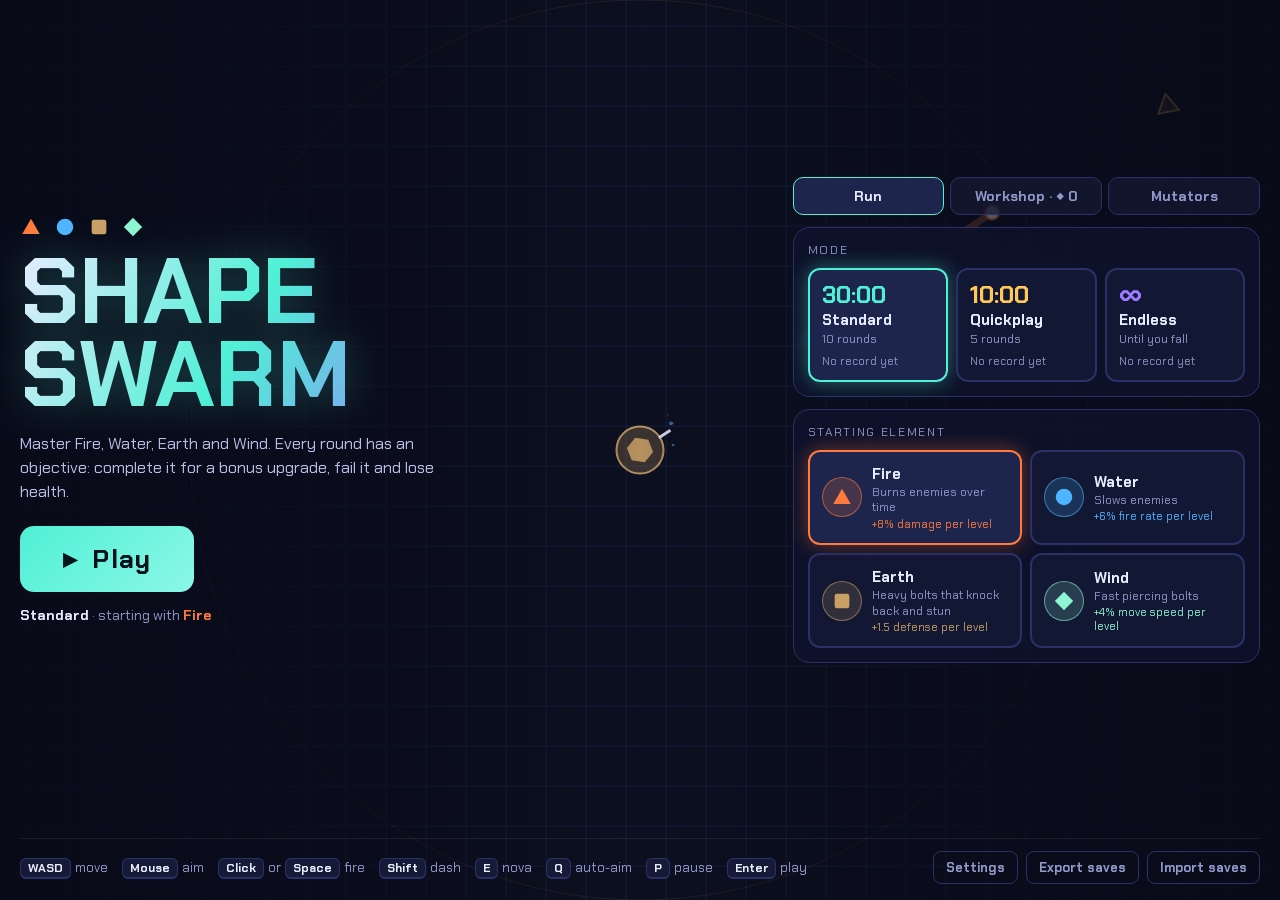
<file: index.html>
<!DOCTYPE html>
<html lang="en">
<head>
<meta charset="utf-8">
<meta name="viewport" content="width=device-width, initial-scale=1, maximum-scale=1, user-scalable=no, viewport-fit=cover">
<meta name="theme-color" content="#0d1020">
<title>Shape Swarm</title>
<link rel="icon" href="data:image/svg+xml,%3Csvg%20xmlns%3D%22http%3A//www.w3.org/2000/svg%22%20viewBox%3D%220%200%20512%20512%22%20xmlns%3Ac2pa%3D%22http%3A//c2pa.org/manifest%22%3E%3Cmetadata%3E%3Cc2pa%3Amanifest%[base64]%[base64]%2BN1pSunfE/J9des/rlATOWcpKsGTc6QeOaJjdXJseCpzZWxmI2p1bWJmPWMycGEuYXNzZXJ0aW9ucy9jMnBhLmFjdGlvbnMudjJkaGFzaFggxtohvrDBNnqq3l7K2%2BewUdyhKOWYow3jGANZlir%2BLZ%2BiY3VybHgpc2VsZiNqdW1iZj1jMnBhLmFzc2VydGlvbnMvYzJwYS5oYXNoLmRhdGFkaGFzaFggnpWj2A%2B3MBU%2B5hk3nbID0aQnZ4HGp8qj6dKuRpE3m%2BZ0Y2xhaW1fZ2VuZXJhdG9yX2luZm%[base64]/[base64]/3cyjxFA3Qo5S46fX0/ihY0VZ7mfb9KF703t5OjWDBWMA4GA1UdDwEB/wQEAwIHgDAVBgNVHSUEDjAMBgorBgEEAYPoXgIBMAwGA1UdEwEB/wQCMAAwHwYDVR0jBBgwFoAUzlHiBIFOZFsj%2BOPEz5o%2BnMHXXMIwCgYIKoZIzj0EAwMDZwAwZAIwMXMdFJ4BetLLVY7ORuE9noqbbAZOZn/aArXyTwFAZfKrPzxF2vPoJNf1%2BUCdg1XGAjBwX1zd9WGqYkqmL5SFqw1QySjr1zJfpJM9%2B1rdDwSPLMOPOjKuiXjoU/[base64]/QQ8QtPf3vedgtb29nhtMDtKRobcpXVleDD6cAK2xwHtL6cZ4ww%2BwPYn8IC%2BVGCrsY8FcEoJT8%3D%3C/c2pa%3Amanifest%3E%3C/metadata%3E%3Crect%20width%3D%22512%22%20height%3D%22512%22%20fill%3D%22%230d1020%22/%3E%3Ccircle%20cx%3D%22256%22%20cy%3D%22256%22%20r%3D%22120%22%20fill%3D%22%234ff0d644%22%20stroke%3D%22%234ff0d6%22%20stroke-width%3D%2212%22/%3E%3Cpolygon%20points%3D%22256%2C196%20308%2C226%20308%2C286%20256%2C316%20204%2C286%20204%2C226%22%20fill%3D%22%234ff0d6%22/%3E%3Cpolygon%20points%3D%2296%2C120%20136%2C190%2056%2C190%22%20fill%3D%22%23ff7a3d%22/%3E%3Crect%20x%3D%22380%22%20y%3D%2290%22%20width%3D%2264%22%20height%3D%2264%22%20fill%3D%22%23c9a066%22/%3E%3Ccircle%20cx%3D%22110%22%20cy%3D%22410%22%20r%3D%2234%22%20fill%3D%22%234fb4ff%22/%3E%3Cpolygon%20points%3D%22410%2C380%20450%2C420%20410%2C460%20370%2C420%22%20fill%3D%22%238ff5d2%22/%3E%3C/svg%3E">
<meta name="mobile-web-app-capable" content="yes">
<meta name="apple-mobile-web-app-capable" content="yes">
<link rel="preconnect" href="https://fonts.googleapis.com">
<link href="https://fonts.googleapis.com/css2?family=Chakra+Petch:wght@500;700&display=swap" rel="stylesheet">

<style>
:root {
    --Bg:#0d1020;
    --Ink:#e8ecff;
    --Dim:#8f98c8;
    --Cyan:#4ff0d6;
    --Coral:#ff5d73;
    --Amber:#ffc857;
    --Violet:#9b7bff;
}

* {
    box-sizing:border-box;
    -webkit-tap-highlight-color:transparent;
    -webkit-user-select:none;
    user-select:none;
}

html,body {
    margin:0;
    height:100%;
    background:var(--Bg);
    color:var(--Ink);
    font-family:'Chakra Petch',system-ui,sans-serif;
    overflow:hidden;
    overscroll-behavior:none;
}

canvas {
    position:fixed;
    inset:0;
    width:100%;
    height:100%;
    touch-action:none;
    display:block;
}

#TopProbe,#BottomProbe {
    position:fixed;
    left:0;
    width:1px;
    visibility:hidden;
}

#TopProbe {
    top:0;
    height:env(safe-area-inset-top,0px);
}

#BottomProbe {
    bottom:0;
    height:env(safe-area-inset-bottom,0px);
}

#UiLayer {
    position:fixed;
    inset:0;
    display:none;
    align-items:center;
    justify-content:center;
    background:rgba(8,10,24,.92);
    overflow:auto;
    padding:max(16px,env(safe-area-inset-top)) 16px max(16px,env(safe-area-inset-bottom));
    animation:FadeIn .25s;
}

#UiLayer.On {
    display:flex;
}

.Box {
    width:100%;
    max-width:560px;
    margin:auto;
    text-align:center;
}

.Box.Wide {
    max-width:920px;
}

h1 {
    font-size:clamp(40px,10vw,64px);
    margin:0 0 6px;
    line-height:1;
}

h2 {
    font-size:28px;
    margin:0 0 4px;
}

h3 {
    font-size:14px;
    margin:14px 0 6px;
    color:var(--Dim);
    font-weight:500;
}

p {
    color:var(--Dim);
    margin:6px 0 14px;
    line-height:1.4;
}

.Btn {
    font:inherit;
    font-weight:700;
    font-size:20px;
    color:#07131a;
    background:var(--Cyan);
    border:0;
    border-radius:10px;
    padding:14px 28px;
    cursor:pointer;
    min-height:52px;
    transition:transform .12s,filter .12s;
}

.Btn:hover {
    filter:brightness(1.12);
}

.Btn:active {
    transform:scale(.96);
}

.Btn.Alt {
    background:transparent;
    color:var(--Ink);
    border:2px solid var(--Violet);
    font-size:16px;
    padding:10px 16px;
    min-height:44px;
}

.Btn:disabled {
    opacity:.4;
    cursor:default;
}

.Chips {
    display:flex;
    flex-wrap:wrap;
    justify-content:center;
    gap:8px;
}

.Chip {
    font:inherit;
    font-weight:700;
    color:var(--Ink);
    background:#151a36;
    border:2px solid #2a3166;
    border-radius:10px;
    padding:8px 14px;
    min-width:108px;
    cursor:pointer;
    line-height:1.25;
}

.Chip small {
    display:block;
    color:var(--Dim);
    font-weight:500;
    font-size:12px;
}

.Chip.Sel {
    border-color:var(--Chip,var(--Cyan));
    background:#1f2650;
    box-shadow:0 0 14px var(--Chip,var(--Cyan))55;
}

.Cards {
    display:flex;
    flex-wrap:wrap;
    justify-content:center;
    gap:10px;
    margin:14px 0;
}

.Card {
    font:inherit;
    flex:1 1 128px;
    max-width:166px;
    min-height:200px;
    display:flex;
    flex-direction:column;
    align-items:center;
    gap:6px;
    text-align:center;
    color:var(--Ink);
    background:linear-gradient(#1b2150,#11152e);
    border:2px solid;
    border-radius:12px;
    padding:12px 8px;
    cursor:pointer;
    transition:transform .12s,background .12s;
}

.Card.In {
    animation:PopIn .35s both;
    animation-delay:calc(var(--Index)*70ms);
}

.Card:hover {
    transform:translateY(-4px);
}

.Card:active {
    transform:scale(.97);
}

.Card .Glyph {
    font-size:34px;
    line-height:1.1;
}

.Card em {
    font-style:normal;
    font-size:12px;
    font-weight:700;
}

.Card b {
    font-size:17px;
    line-height:1.15;
}

.Card span {
    color:var(--Dim);
    font-size:13px;
    line-height:1.3;
}

.Row {
    display:flex;
    gap:10px;
    justify-content:center;
    flex-wrap:wrap;
}

.StatGrid {
    display:grid;
    grid-template-columns:repeat(3,1fr);
    gap:4px 14px;
    font-size:12px;
    color:var(--Dim);
    text-align:left;
    margin:8px 0 6px;
}

.StatGrid b {
    color:var(--Ink);
    float:right;
}

.Summary {
    display:grid;
    grid-template-columns:1fr 1fr;
    gap:6px 18px;
    text-align:left;
    margin:0 auto 20px;
    max-width:320px;
    color:var(--Dim);
}

.Summary b {
    color:var(--Ink);
    float:right;
}

details {
    margin-top:10px;
}

summary {
    color:var(--Dim);
    font-size:14px;
    cursor:pointer;
}

#Rotate {
    display:none;
    position:fixed;
    inset:0;
    z-index:9;
    background:var(--Bg);
    align-items:center;
    justify-content:center;
    text-align:center;
    padding:24px;
}

#Rotate b {
    font-size:64px;
    display:block;
}

@keyframes PopIn {
    from { opacity:0; transform:translateY(14px) scale(.94); }
    to { opacity:1; transform:none; }
}

@keyframes FadeIn {
    from { opacity:0; }
    to { opacity:1; }
}

@media (prefers-reduced-motion:reduce) {
    #UiLayer,.Card.In,.MenuWrap .Rise,.PlayBtn { animation:none !important; }
}

@media (orientation:portrait) and (max-width:700px) {
    #Rotate { display:flex; }
}

@media (max-height:520px) {
h1 {
    font-size:34px;
}

h2 {
    font-size:20px;
}

p {
    margin:2px 0 8px;
    font-size:13px;
}

.Cards {
    margin:8px 0;
    gap:6px;
}

.Card {
    min-height:150px;
    padding:8px 6px;
    flex-basis:110px;
}

.Card .Glyph {
    font-size:26px;
}

.Card b {
    font-size:14px;
}

.Card span {
    font-size:11px;
}

.Btn {
    padding:8px 20px;
    min-height:40px;
    font-size:17px;
}

.Chip {
    padding:5px 10px;
    min-width:90px;
}

.StatGrid {
    grid-template-columns:1fr 1fr;
}
}

/* ---------- main menu ---------- */
#UiLayer.On.Menu {
    align-items:stretch;
    background:linear-gradient(90deg,rgba(8,10,24,.93) 0%,rgba(8,10,24,.62) 30%,rgba(8,10,24,.10) 50%,rgba(8,10,24,.62) 70%,rgba(8,10,24,.93) 100%);
}
.MenuWrap {
    width:100%;
    max-width:1240px;
    margin:0 auto;
    display:grid;
    grid-template-columns:minmax(0,1fr) minmax(120px,.55fr) minmax(0,1fr);
    grid-template-rows:1fr auto;
    column-gap:24px;
    row-gap:14px;
    align-items:center;
    text-align:left;
}
.MHero { grid-column:1; }
.MPanels { grid-column:3; display:flex; flex-direction:column; gap:12px; }
.MFoot {
    grid-column:1 / -1;
    display:flex;
    justify-content:space-between;
    align-items:center;
    gap:10px 16px;
    flex-wrap:wrap;
    padding-top:12px;
    border-top:1px solid #ffffff14;
    font-size:13px;
    color:var(--Dim);
}
.Glyphs span { font-size:22px; margin-right:12px; display:inline-block; animation:Bob 3s ease-in-out infinite; }
.Glyphs span:nth-child(2) { animation-delay:-.7s; }
.Glyphs span:nth-child(3) { animation-delay:-1.4s; }
.Glyphs span:nth-child(4) { animation-delay:-2.1s; }
.MenuWrap h1 {
    font-size:clamp(46px,7.2vw,104px);
    line-height:.9;
    margin:8px 0 16px;
    text-transform:uppercase;
    background:linear-gradient(120deg,#e8ecff 0%,#4ff0d6 48%,#9b7bff 100%);
    -webkit-background-clip:text;
    background-clip:text;
    -webkit-text-fill-color:transparent;
    color:transparent;
    filter:drop-shadow(0 0 22px rgba(79,240,214,.30));
}
.MenuWrap .Lead { font-size:16px; line-height:1.5; color:#b7bfe6; max-width:430px; margin:0 0 22px; }
.PlayBtn {
    font:inherit;
    font-weight:700;
    font-size:26px;
    letter-spacing:.05em;
    color:#07131a;
    background:linear-gradient(135deg,#4ff0d6,#8bf7e6);
    border:0;
    border-radius:14px;
    padding:16px 42px;
    min-height:64px;
    cursor:pointer;
    display:inline-flex;
    align-items:center;
    gap:12px;
    animation:PlayPulse 2.2s infinite;
    transition:transform .12s,filter .12s;
}
.PlayBtn:hover { filter:brightness(1.1); transform:translateY(-2px); }
.PlayBtn:active { transform:scale(.96); }
.Cont {
    font:inherit;
    display:block;
    text-align:left;
    color:var(--Ink);
    background:rgba(21,26,54,.8);
    border:2px solid var(--Violet);
    border-radius:12px;
    padding:10px 16px;
    margin-top:12px;
    cursor:pointer;
    min-width:260px;
    transition:transform .12s,background .12s;
}
.Cont:hover { transform:translateY(-2px); background:rgba(31,38,80,.95); }
.Cont b { display:block; font-size:16px; }
.Cont span { font-size:12px; color:var(--Dim); }
.Loadout { margin-top:14px; font-size:14px; color:var(--Dim); }
.Loadout b { color:var(--Ink); }
.Note { margin-top:8px; font-size:13px; color:var(--Cyan); }
.Panel {
    background:rgba(16,20,46,.74);
    border:1px solid #2a3166;
    border-radius:16px;
    padding:14px;
    backdrop-filter:blur(6px);
    -webkit-backdrop-filter:blur(6px);
}
.PTitle { font-size:12px; letter-spacing:.14em; text-transform:uppercase; color:var(--Dim); margin:0 0 10px; }
.PGrid3 { display:grid; grid-template-columns:repeat(3,1fr); gap:8px; }
.PGrid2 { display:grid; grid-template-columns:repeat(2,1fr); gap:8px; }
.Pick {
    font:inherit;
    color:var(--Ink);
    background:rgba(21,26,54,.8);
    border:2px solid #2a3166;
    border-radius:12px;
    padding:12px;
    cursor:pointer;
    text-align:left;
    transition:transform .12s,border-color .12s,box-shadow .12s,background .12s;
}
.Pick:hover { transform:translateY(-2px); border-color:var(--Chip,var(--Cyan)); }
.Pick.Sel {
    border-color:var(--Chip,var(--Cyan));
    background:rgba(31,38,80,.96);
    box-shadow:0 0 20px color-mix(in srgb,var(--Chip,#4ff0d6) 40%,transparent);
}
.ModeCard { display:flex; flex-direction:column; gap:2px; }
.PBig { font-size:24px; font-weight:700; color:var(--Chip); line-height:1.1; }
.PName { font-size:15px; font-weight:700; }
.PSub { display:block; font-size:12px; color:var(--Dim); line-height:1.3; }
.PBest { font-size:11px; color:var(--Dim); margin-top:4px; }
.ElemCard { display:flex; gap:10px; align-items:center; }
.EGlyph {
    width:40px; height:40px; flex:none; border-radius:50%;
    display:grid; place-items:center; font-size:20px; color:var(--Chip);
    background:color-mix(in srgb,var(--Chip) 18%,transparent);
    border:1px solid color-mix(in srgb,var(--Chip) 55%,transparent);
}
.EText { display:flex; flex-direction:column; gap:1px; min-width:0; }
.PPerk { display:block; font-size:11px; color:var(--Chip); }
.Hint { margin-right:14px; white-space:nowrap; }
.Hint kbd {
    font:inherit; font-size:12px; font-weight:700; color:var(--Ink);
    background:#151a36; border:1px solid #2a3166; border-bottom-width:2px;
    border-radius:6px; padding:1px 7px; margin-right:4px;
}
.Ghost {
    font:inherit; font-weight:700; font-size:13px; color:var(--Dim);
    background:transparent; border:1px solid #2a3166; border-radius:8px;
    padding:7px 12px; margin-left:8px; cursor:pointer;
}
.Ghost:hover { color:var(--Ink); border-color:var(--Violet); }
.MenuWrap.Enter .Rise { animation:Rise .55s cubic-bezier(.2,.8,.2,1) both; animation-delay:calc(var(--d,0)*90ms); }
@keyframes Rise { from { opacity:0; transform:translateY(18px); } to { opacity:1; transform:none; } }
@keyframes Bob { 0%,100% { transform:translateY(0); } 50% { transform:translateY(-4px); } }
@keyframes PlayPulse {
    0% { box-shadow:0 0 0 0 rgba(79,240,214,.45); }
    70% { box-shadow:0 0 0 18px rgba(79,240,214,0); }
    100% { box-shadow:0 0 0 0 rgba(79,240,214,0); }
}
@media (max-width:1000px) {
    #UiLayer.On.Menu { background:rgba(8,10,24,.84); }
    .MenuWrap { grid-template-columns:minmax(0,1fr) minmax(0,1.15fr); }
    .MPanels { grid-column:2; }
}
@media (max-width:760px) {
    .MenuWrap { grid-template-columns:1fr; grid-template-rows:auto; align-items:start; }
    .MHero,.MPanels { grid-column:1; }
    .MHero { text-align:center; }
    .MenuWrap .Lead { margin-left:auto; margin-right:auto; }
    .Cont { margin-left:auto; margin-right:auto; }
}
@media (max-height:520px) {
    .MenuWrap { column-gap:16px; row-gap:8px; }
    .Glyphs { display:none; }
    .MenuWrap h1 { font-size:clamp(34px,6vw,52px); margin:0 0 10px; }
    .MenuWrap .Lead { display:none; }
    .PlayBtn { font-size:20px; padding:10px 28px; min-height:48px; }
    .Cont { padding:6px 12px; margin-top:8px; }
    .Panel { padding:8px 10px; border-radius:12px; }
    .PTitle { margin-bottom:6px; }
    .Pick { padding:7px 9px; }
    .PBig { font-size:18px; }
    .PSub,.PPerk,.PBest { display:none; }
    .EGlyph { width:28px; height:28px; font-size:14px; }
    .PGrid2 { grid-template-columns:repeat(4,1fr); }
    .ElemCard { flex-direction:column; gap:4px; text-align:center; }
    .MFoot { padding-top:6px; font-size:12px; }
}
.PGrid4 { display:grid; grid-template-columns:repeat(4,1fr); gap:8px; }
.WsCost { display:block; font-size:12px; font-weight:700; color:var(--Amber); margin-top:2px; }
.Pick.Dim { opacity:.55; }
.Recap { color:var(--Amber); font-weight:700; margin:-8px 0 16px; line-height:1.5; }
.Card:hover { transform:translateY(-6px) rotate(-1deg) scale(1.04); }
.Card.Shine { position:relative; overflow:hidden; }
.Card.Shine::after { content:''; position:absolute; inset:0; pointer-events:none; background:linear-gradient(115deg,transparent 30%,rgba(255,255,255,.24) 50%,transparent 70%); transform:translateX(-120%); animation:Shine 2.6s infinite; }
@keyframes Shine { 0%,55% { transform:translateX(-120%); } 100% { transform:translateX(120%); } }
.Reduce *,.Reduce *::after { animation:none !important; transition:none !important; }
.PChip { border:1px solid; border-radius:8px; padding:3px 9px; font-weight:700; font-size:13px; }
.SetRow { display:flex; justify-content:space-between; align-items:center; gap:14px; padding:7px 0; text-align:left; }
.SetRow input { flex:1; max-width:260px; accent-color:#4ff0d6; }
.SetTog { text-align:left; }
.Tabs { display:flex; gap:6px; }
.TabBtn { flex:1; font:inherit; font-weight:700; font-size:14px; color:var(--Dim); background:rgba(21,26,54,.7); border:1px solid #2a3166; border-radius:10px; padding:9px 10px; cursor:pointer; }
.TabBtn.On { color:var(--Ink); border-color:var(--Cyan); background:rgba(31,38,80,.95); }
.MPanels.Tab_run .T-shop,.MPanels.Tab_run .T-mut,.MPanels.Tab_shop .T-run,.MPanels.Tab_shop .T-mut,.MPanels.Tab_mut .T-run,.MPanels.Tab_mut .T-shop { display:none; }
.WsScroll { max-height:min(58vh,520px); overflow:auto; padding:2px; }
.WGlyph { display:inline-grid; place-items:center; width:20px; margin-right:4px; }
.EGlyph svg,.ElemIco { display:block; }
.PChip { display:inline-flex; align-items:center; gap:5px; }
</style>
</head>

<body>
<canvas id="GameCanvas"></canvas>
<div id="TopProbe"></div>
<div id="BottomProbe"></div>
<div id="UiLayer" class="On"></div>
<div id="Rotate"><div><b>⟳</b><h2>Rotate your device</h2><p>Shape Swarm plays in landscape on phones.</p></div></div>

<script>
/* Shape Swarm - game logic */
const GetById = Id => document.getElementById(Id);
const Canvas = GetById('GameCanvas'), Context = Canvas.getContext('2d'), Ui = GetById('UiLayer');
const Arena = 2400, Tau = Math.PI * 2, PlayerRadius = 14, JoyRadius = 55;
let Width, Height, Dpr, Zoom, SafeTop = 0, SafeBottom = 0;

function Resize(){
 Dpr = devicePixelRatio || 1;
 Width = innerWidth;
 Height = innerHeight;
 Canvas.width = Width * Dpr;
 Canvas.height = Height * Dpr;
 Zoom = Math.min(Width, Height) / 520;
 SafeTop = GetById('TopProbe').offsetHeight;
 SafeBottom = GetById('BottomProbe').offsetHeight;
}

addEventListener('resize', Resize);
Resize();

const Clamp = (V, Lo, Hi) => Math.max(Lo, Math.min(Hi, V)), Round2 = V => Math.round(V * 100) / 100, RandRange = (Lo, Hi) => Lo + Math.random() * (Hi - Lo);
const Shuffle = A => A.slice().sort(() => Math.random() - .5);
function StorageGet(Key){try{return localStorage.getItem(Key)}catch(Err){return null}}
function StorageSet(Key, V){try{localStorage.setItem(Key, V)}catch(Err){}}
let Best = {};
try{Best = JSON.parse(StorageGet('ShapeSwarmBest2') || '{}') || {}}catch(Err){Best = {}}


/* ---------- sound effects (generated in-browser; no extra files) ---------- */
let AudioEngine = null, SoundEnabled = true, LastHitSound = 0, SfxVol = 1;
function InitAudio(){
 try{
  const AudioContextClass = window.AudioContext || window.webkitAudioContext;
  if(!AudioContextClass) return null;
  if(!AudioEngine) AudioEngine = new AudioContextClass();
  if(AudioEngine.state === 'suspended') AudioEngine.resume();
  return AudioEngine;
 }catch(Err){return null}
}
function PlayTone(Frequency, Duration = .07, Type = 'sine', Volume = .025, EndFrequency = Frequency, Delay = 0){
 if(!SoundEnabled) return;
 const Audio = InitAudio(); if(!Audio) return;
 const Start = Audio.currentTime + Delay, Osc = Audio.createOscillator(), Gain = Audio.createGain();
 Osc.type = Type;
 Osc.frequency.setValueAtTime(Math.max(1, Frequency), Start);
 Osc.frequency.exponentialRampToValueAtTime(Math.max(1, EndFrequency), Start + Duration);
 Gain.gain.setValueAtTime(.0001, Start);
 Gain.gain.exponentialRampToValueAtTime(Math.max(.0001, Volume * SfxVol), Start + .008);
 Gain.gain.exponentialRampToValueAtTime(.0001, Start + Duration);
 Osc.connect(Gain); Gain.connect(Audio.destination); Osc.start(Start); Osc.stop(Start + Duration + .015);
}
function PlaySfx(Name){
 if(!SoundEnabled) return;
 switch(Name){
  case 'Shoot': PlayTone(620,.045,'triangle',.12,360); break;
  case 'Hit': {const Now = performance.now(); if(Now - LastHitSound < 65) return; LastHitSound = Now; PlayTone(230,.045,'square',.12,120); break}
  case 'Kill': PlayTone(420,.07,'triangle',.16,180); break;
  case 'Pickup': PlayTone(760,.09,'sine',.18,1120); break;
  case 'Hurt': PlayTone(170,.16,'sawtooth',.20,65); break;
  case 'LevelUp': PlayTone(520,.12,'triangle',.18,780); PlayTone(780,.16,'triangle',.15,1180,.1); break;
  case 'Wave': PlayTone(330,.12,'triangle',.16,500); PlayTone(500,.16,'triangle',.16,660,.12); break;
  case 'Shop': PlayTone(430,.06,'sine',.14,580); break;
  case 'GameOver': PlayTone(300,.25,'triangle',.18,110); PlayTone(180,.35,'sine',.15,65,.2); break;
  case 'Victory': PlayTone(520,.12,'triangle',.16,780); PlayTone(780,.12,'triangle',.16,1040,.12); PlayTone(1040,.2,'sine',.16,1320,.24); break;
 }
}
function ToggleSound(){
 SoundEnabled = !SoundEnabled;
 if(SoundEnabled){InitAudio(); PlaySfx('Shop')}
 if(typeof ShowBanner === 'function') ShowBanner(SoundEnabled ? 'Sound on' : 'Sound off', 'Press M to toggle sound', SoundEnabled ? '#4ff0d6' : '#8f98c8');
}
addEventListener('pointerdown', InitAudio, {once:true});

/* ---------- data ---------- */
const ElemNames = ['Fire', 'Water', 'Earth', 'Wind'];
const Elems = {
 Fire: {Glyph: '▲', Color: '#ff7a3d', Desc: 'Burns enemies over time. +8% damage per level.'},
 Water: {Glyph: '●', Color: '#4fb4ff', Desc: 'Slows enemies. +6% fire rate per level.'},
 Earth: {Glyph: '■', Color: '#c9a066', Desc: 'Heavy bolts that knock back and stun. +1.5 defense per level.'},
 Wind: {Glyph: '◆', Color: '#8ff5d2', Desc: 'Fast piercing bolts. +4% move speed per level.'}
};

const Modes = {
 Standard: {Total: 1800, RoundLen: 180, Step: .22, Info: '30:00'},
 Quickplay: {Total: 600, RoundLen: 120, Step: .40, Info: '10:00'},
 Endless: {Total: 0, RoundLen: 90, Step: .25, Info: 'No timer'}
};

const EnemyTypes = [
 {Hp: 18, Speed: 60, Radius: 11, Damage: 8, Sides: 0, Color: '#ff5d73', XpValue: 3},
 {Hp: 10, Speed: 115, Radius: 7, Damage: 5, Sides: 3, Color: '#ffc857', XpValue: 2},
 {Hp: 50, Speed: 38, Radius: 17, Damage: 14, Sides: 5, Color: '#9b7bff', XpValue: 6},
 {Hp: 26, Speed: 55, Radius: 12, Damage: 8, Sides: 8, Color: '#ff8fd0', XpValue: 7},
 {Hp: 650, Speed: 26, Radius: 52, Damage: 30, Sides: 10, Color: '#ff3b3b', XpValue: 40}
];

const Item = (Name, Glyph, Key, Value, Opts, Desc) => ({Name, Glyph, Key, Value, ...Opts});
const Items = [
 Item('Power', '●', 'Damage', 3, {Unit: 'Damage'}),
 Item('Overclock', '▲', 'FireRate', .15, {Unit: 'Fire Rate'}),
 Item('Extra bolt', '⬢', 'Projectile', 1, {IsInt: 1, Unit: 'Projectile'}),
 Item('Scope', '◉', 'Range', 20, {Unit: 'Range'}),
 Item('Accelerator', '▷', 'ProjectileSpeed', 40, {Unit: 'Bolt Speed'}),
 Item('Piercer', '◇', 'Piercing', 1, {IsInt: 1, Unit: 'Pierce'}),
 Item('Precision', '◎', 'CriticalChance', .025, {IsPct: 1, Unit: 'Crit Chance'}),
 Item('Lethality', '✦', 'CriticalDamage', .12, {IsPct: 1, Unit: 'Crit Damage'}),
 Item('Hull', '■', 'MaximumHealth', 15, {Unit: 'Maximum Health'}),
 Item('Repair', '✚', 'Regeneration', .4, {Unit: 'Regeneration'}),
 Item('Plating', '▣', 'Defense', 1, {IsInt: 1, Unit: 'Defense'}),
 Item('Evasion', '◌', 'Evasion', .03, {IsPct: 1, Unit: 'Evasion'}),
 Item('Thrusters', '▶', 'MovementSpeed', 8, {Unit: 'Movement Speed'}),
 Item('Magnet', '◐', 'PickupRange', 30, {Unit: 'Pickup Range'}),
 Item('Leech', '◆', 'Lifesteal', .015, {IsPct: 1, Unit: 'Lifesteal'}),
 Item('Thorns', '▼', 'Thorn', 4, {Unit: 'Thorn Damage'}),
 Item('Impact', '◀', 'Knockback', 15, {Unit: 'Knockback'}),
 Item('Blast', '✱', 'BlastRadius', 15, {Unit: 'Blast Radius'}),
 Item('Scholar', '★', 'ExperienceBonus', .08, {IsPct: 1, Unit: 'Experience'}),
 Item('Fortune', '♣', 'Luck', .10, {IsPct: 1, Unit: 'Luck'}),
 Item('Potency', '⚡', 'ElementPower', .10, {IsPct: 1, Unit: 'Element Power'}),
 Item('Lingering', '⌛', 'StatusDuration', .15, {IsPct: 1, Unit: 'Status Duration'}),
 Item('Bulk', '⬤', 'ProjectileSize', .10, {IsPct: 1, Unit: 'Bolt Size'})
];

const StatCaps = {Projectile: 10, Evasion: .6, CriticalChance: .6, CriticalDamage: 1.5, Piercing: 8, Lifesteal: .2, BlastRadius: 150, Range: 520, FireRate: 8, Defense: 40};
const TierMult = [1, 1.5, 2, 2.5, 4, 5], IntTier = [1, 1, 2, 2, 3, 4];
const RarityNames = ['Common', 'Uncommon', 'Rare', 'Epic', 'Legendary', 'Mythical'];
const RarityColors = ['#FFFFFF', '#1EFF00', '#0070DD', '#A335EE', '#FF8000', '#1FDBDE'];
const Percent = V => Math.round(V * 100) + '%';

const StatList = [
 ['Damage', 'Damage', V => Round2(V)],
 ['FireRate', 'Fire Rate', V => Round2(V) + '/s'],
 ['Projectile', 'Projectile', V => V],
 ['Range', 'Range', V => V],
 ['ProjectileSpeed', 'Projectile Speed', V => V],
 ['Piercing', 'Piercing', V => V],
 ['CriticalChance', 'Critical Chance', Percent],
 ['CriticalDamage', 'Critical Damage', V => Percent(2 + V)],
 ['MaximumHealth', 'Maximum Health', V => V],
 ['Regeneration', 'Regeneration', V => Round2(V) + '/s'],
 ['Defense', 'Defense', V => V],
 ['Evasion', 'Evasion', Percent],
 ['MovementSpeed', 'Movement Speed', V => V],
 ['PickupRange', 'Pickup Range', V => V],
 ['Lifesteal', 'Lifesteal', V => Round2(V * 100) + '%'],
 ['Thorn', 'Thorn', V => V],
 ['Knockback', 'Knockback', V => V],
 ['BlastRadius', 'Blast Radius', V => V],
 ['ExperienceBonus', 'Experience Bonus', Percent],
 ['Luck', 'Luck', Percent],
 ['ElementPower', 'Element Power', Percent],
 ['StatusDuration', 'Status Duration', Percent],
 ['ProjectileSize', 'Bolt Size', Percent]
];

function ItemValue(It, Tier){return It.IsInt ? IntTier[Tier] * It.Value : Round2(It.Value * TierMult[Tier])}
function ItemText(It, Tier){const V = ItemValue(It, Tier); return '+' + (It.IsPct ? Round2(V * 100) + '%' : Round2(V)) + ' ' + It.Unit}

function RollTier(){
 const Power = Player.Level + Round * 2, L = Stats.Luck, R = Math.random();
 if(Power >= 22 && R < .01 + L * .03) return 5;
 if(Power >= 16 && R < .03 + L * .06) return 4;
 if(Power >= 10 && R < .08 + L * .10) return 3;
 if(Power >= 5 && R < .20 + L * .15) return 2;
 return R < .40 + L * .20 ? 1 : 0;
}

/* 5 slots: always at least one element card (if any are below max level) */
function RollOffers(){
 const Open = ElemNames.filter(N => Elem[N] < 5), Offers5 = [];
 if(Open.length) Offers5.push({Kind: 'Elem', Name: Open[Math.floor(Math.random() * Open.length)]});
 const Pool = Shuffle([...Items.map(It => ({Kind: 'Item', Item: It})), ...Open.map(N => ({Kind: 'Elem', Name: N}))]);
 for(const P of Pool){
  if(Offers5.length >= 5) break;
  if(P.Kind === 'Elem' && Offers5.some(O => O.Name === P.Name)) continue;
  Offers5.push(P);
 }
 for(const O of Offers5) if(O.Kind === 'Item') O.Tier = RollTier();
 return Shuffle(Offers5);
}

function ApplyOffer(Offer){
 if(Offer.Kind === 'Elem'){Elem[Offer.Name]++; return}
 const It = Offer.Item, V = ItemValue(It, Offer.Tier);
 Stats[It.Key] = Math.min(StatCaps[It.Key] ?? 1e9, Stats[It.Key] + V);
 if(It.Key === 'MaximumHealth') Player.Hp += V;
}

/* ---------- state ---------- */
let Mode = 'menu', SelMode = 'Standard', SelElem = 'Fire', ModeKey = 'Standard';
let Round = 1, Rounds = 0, RoundTime = 0, Diff = 1, SpawnTimer = 0, Time = 0, Offers = [], Pending = 0, Rerolls = 3, Shots = 0, LastElem = 'Fire';
let Shake = 0, DyingTime = 0, HpView = 0, Aim = 0, AutoAim = false, Obj = null, ObjKills = 0;
let Player, Stats, Elem, RunStats, Enemies = [], Bolts = [], EnemyBolts = [], Pickups = [], Crystals = [], Zone = null;
let Particles = [], Texts = [], ActiveBanner = null, Camera = {X: Arena / 2, Y: Arena / 2};
const Dots = Array.from({length: 220}, () => ({X: RandRange(0, Arena), Y: RandRange(0, Arena), Size: RandRange(1, 2.5), Phase: RandRange(0, Tau)}));
let InputMode = matchMedia('(pointer:coarse)').matches ? 'touch' : 'key';

const XpNeeded = L => Math.round(18 + L * 10 + L * L * 1.6);

function NewRun(){
 Stats = {
  Damage: 10,
  FireRate: 1.4,
  Projectile: 1,
  Range: 260,
  ProjectileSpeed: 380,
  Piercing: 0,
  CriticalChance: .05,
  CriticalDamage: 0,
  MaximumHealth: 100,
  Regeneration: .5,
  Defense: 0,
  Evasion: 0,
  MovementSpeed: 130,
  PickupRange: 60,
  Lifesteal: 0,
  Thorn: 0,
  Knockback: 20,
  BlastRadius: 0,
  ExperienceBonus: 0,
  Luck: 0,
  ElementPower: 0,
  StatusDuration: 0,
  ProjectileSize: 0
 };

 Elem = {Fire: 0, Water: 0, Earth: 0, Wind: 0};
 Elem[SelElem] = 1;
 LastElem = SelElem;

 ModeKey = SelMode;
 const Cfg = Modes[ModeKey];
 Rounds = Cfg.Total ? Cfg.Total / Cfg.RoundLen : 0;

 Player = {X: Arena / 2, Y: Arena / 2, Hp: Stats.MaximumHealth, Inv: 0, Cooldown: 0, KnockX: 0, KnockY: 0, Xp: 0, Level: 1, Recoil: 0};
 RunStats = {Kills: 0, Damage: 0, Time: 0};
 HpView = Player.Hp; Camera.X = Player.X; Camera.Y = Player.Y;
 Enemies = []; Bolts = []; EnemyBolts = []; Pickups = []; Crystals = []; Zone = null; Particles = []; Texts = [];
 Round = 1; Pending = 0; Rerolls = 3; Shots = 0; Time = 0;
 Mode = 'play'; Ui.className = '';
 StartRound();
}

/* ---------- rounds & objectives ---------- */
const ObjOrder = ['slay', 'gather', 'elite', 'zone'];

function StartRound(){
 const Cfg = Modes[ModeKey];
 RoundTime = Cfg.RoundLen; Diff = 1 + (Round - 1) * Cfg.Step; SpawnTimer = .5; ObjKills = 0;
 Enemies = Enemies.filter(En => !En.Elite); Crystals = []; Zone = null;
 const Type = ObjOrder[(Round - 1) % 4];
 Obj = {Type, Have: 0, Need: 1, Done: false};

 if(Type === 'slay') Obj.Need = Math.round(22 + Round * 7);
 if(Type === 'gather'){
  Obj.Need = 5;
  for(let I = 0; I < 5; I++) Crystals.push({X: RandRange(150, Arena - 150), Y: RandRange(150, Arena - 150), Phase: RandRange(0, Tau)});
 }
 if(Type === 'elite') SpawnEnemy(4, true);
 if(Type === 'zone'){
  Obj.Need = 22 + Round * 2;
  const A = RandRange(0, Tau);
  Zone = {X: Clamp(Player.X + Math.cos(A) * 450, 200, Arena - 200), Y: Clamp(Player.Y + Math.sin(A) * 450, 200, Arena - 200), R: 140};
 }

 const Boss = Round % 5 === 0;
 if(Boss) SpawnEnemy(4, false);
 ShowBanner('Round ' + Round, Boss ? 'Boss incoming' : ObjectiveName(), '#4ff0d6');
}

function ObjectiveName(){
 return {slay: 'Slay enemies', gather: 'Collect the crystals', elite: 'Defeat the elite', zone: 'Hold the zone'}[Obj.Type];
}

function ObjectiveText(){
 const T = Obj.Type, Prog = T === 'zone' ? Math.floor(Obj.Have) + '/' + Obj.Need + 's' : Math.floor(Obj.Have) + '/' + Obj.Need;
 return Obj.Done ? ObjectiveName() + ' ✔' : ObjectiveName() + ' ' + Prog;
}

function ObjectiveTick(Dt){
 if(Obj.Done) return;
 if(Obj.Type === 'slay') Obj.Have = ObjKills;
 if(Obj.Type === 'gather'){
  for(const C of Crystals) if(!C.Got && Math.hypot(C.X - Player.X, C.Y - Player.Y) < PlayerRadius + 14){C.Got = true; Obj.Have++; Burst(C.X, C.Y, '#4ff0d6', 14, 160, .5); Ring(C.X, C.Y, '#4ff0d6', 50, .4)}
 }
 if(Obj.Type === 'zone' && Math.hypot(Zone.X - Player.X, Zone.Y - Player.Y) < Zone.R) Obj.Have += Dt;
 if(Obj.Have >= Obj.Need){
  Obj.Done = true; Pending++; Crystals = []; Zone = null;
  Player.Hp = Math.min(Stats.MaximumHealth, Player.Hp + Stats.MaximumHealth * .25);
  ShowBanner('Objective complete', 'Bonus upgrade', '#ffc857');
  Ring(Player.X, Player.Y, '#ffc857', 90, .6);
 }
}

function EndRound(){
 if(!Obj.Done){
  const Loss = Stats.MaximumHealth * .25;
  Player.Hp = Math.max(1, Player.Hp - Loss);
  ShowBanner('Objective failed', '-25% health', '#ff5d73'); Shake = Math.max(Shake, 8);
 }
 if(Rounds && Round >= Rounds){GameOver(true); return}
 Round++; StartRound();
}

/* ---------- enemies ---------- */
function PickType(){
 const R = Math.random();
 if(Diff >= 1.7 && R < .15) return 3;
 if(Diff >= 1.4 && R < .40) return 2;
 if(Diff >= 1.2 && R < .75) return 1;
 return 0;
}

function SpawnEnemy(Kind, Elite){
 const Type = EnemyTypes[Kind];
 let X = 0, Y = 0;
 for(let Try = 0; Try < 8; Try++){
  const A = RandRange(0, Tau), D = RandRange(520, 680);
  X = Clamp(Player.X + Math.cos(A) * D, 20, Arena - 20); Y = Clamp(Player.Y + Math.sin(A) * D, 20, Arena - 20);
  if(Math.hypot(X - Player.X, Y - Player.Y) > 380) break;
 }
 const HpMul = Elite ? .45 : 1, Size = Elite ? .75 : 1, Spawn = Kind === 4 ? 1.2 : .6;
 Enemies.push({
  Kind, X, Y, Elite: !!Elite,
  Hp: Type.Hp * Diff * HpMul, MaxHp: Type.Hp * Diff * HpMul,
  Speed: Type.Speed * (1 + Math.min(.4, (Diff - 1) * .08)),
  Radius: Type.Radius * Size, Damage: Type.Damage * (1 + (Diff - 1) * .5),
  Sides: Type.Sides, Color: Elite ? '#ffc857' : Type.Color,
  Flash: 0, Cooldown: RandRange(1, 3), Rot: 0, SpawnLeft: Spawn, SpawnTotal: Spawn,
  KnockX: 0, KnockY: 0, SlowT: 0, SlowPct: 0, StunT: 0, Burn: null, BurnTick: 0, Dead: false
 });
}

function EnemyShot(En, Angle){EnemyBolts.push({X: En.X, Y: En.Y, Vx: Math.cos(Angle) * 150, Vy: Math.sin(Angle) * 150, Damage: En.Damage * .8, Life: 5})}

/* ---------- effects ---------- */
function Burst(X, Y, Color, Count, Speed, Life){
 for(let I = 0; I < Count && Particles.length < ParticleCap; I++){
  const Angle = RandRange(0, Tau), V = RandRange(.3, 1) * Speed;
  Particles.push({X, Y, Vx: Math.cos(Angle) * V, Vy: Math.sin(Angle) * V, Life: Life || .5, MaxLife: Life || .5, Color, Size: RandRange(1.5, 3.5)});
 }
}
function Ring(X, Y, Color, Size, Life){Particles.push({X, Y, Vx: 0, Vy: 0, Life: Life || .4, MaxLife: Life || .4, Color, Size, Ring: true})}
function FloatText(X, Y, Text, Color){if(Texts.length < 30) Texts.push({X: X + RandRange(-8, 8), Y, Text, Color, Life: .7})}
function ShowBanner(Text, Sub, Color){ActiveBanner = {Text, Sub, Color, T: 0, Max: 2}}

function UpdateFx(Dt){
 Shake *= Math.pow(.005, Dt);
 for(const Pt of Particles){Pt.Life -= Dt; Pt.X += Pt.Vx * Dt; Pt.Y += Pt.Vy * Dt; Pt.Vx *= 1 - 4 * Dt; Pt.Vy *= 1 - 4 * Dt}
 Particles = Particles.filter(Pt => Pt.Life > 0);
 for(const Tx of Texts){Tx.Life -= Dt; Tx.Y -= 40 * Dt}
 Texts = Texts.filter(Tx => Tx.Life > 0);
 if(ActiveBanner){ActiveBanner.T += Dt; if(ActiveBanner.T > ActiveBanner.Max) ActiveBanner = null}
 if(Player){
  Camera.X += (Player.X - Camera.X) * Math.min(1, Dt * 9); Camera.Y += (Player.Y - Camera.Y) * Math.min(1, Dt * 9);
  HpView += (Player.Hp - HpView) * Math.min(1, Dt * 8);
 }
 if(Mode === 'dying'){DyingTime -= Dt; if(DyingTime <= 0) GameOver(false)}
}

/* ---------- combat ---------- */
const EffDamage = () => Stats.Damage * (1 + .08 * Elem.Fire) * (1 + (Stats.DamageMult || 0));
const EffFireRate = () => Stats.FireRate * (1 + .06 * Elem.Water);
const EffDefense = () => Stats.Defense + 1.5 * Elem.Earth;
const EffSpeed = () => Stats.MovementSpeed * (1 + .04 * Elem.Wind);

function DamageEnemy(En, Amount, IsCrit, Vx, Vy, Color, Knock){
 if(En.Dead) return;
 if(IsCrit) HitStop = Math.max(HitStop, .03);
 PlaySfx('Hit');
 En.Hp -= Amount; En.Flash = .1; RunStats.Damage += Amount;
 FloatText(En.X, En.Y - En.Radius, Math.round(Amount), IsCrit ? '#ffc857' : (Color || '#ffffff'));
 Burst(En.X, En.Y, En.Color, 3, 90, .35);
 if(Vx !== undefined && Knock){
  const Len = Math.hypot(Vx, Vy) || 1, Force = Knock * (En.Kind === 4 ? .15 : 1) * 10 / (En.Radius + 6);
  En.KnockX += Vx / Len * Force * 10; En.KnockY += Vy / Len * Force * 10;
 }
 if(En.Hp <= 0){En.Dead = true; KillEnemy(En)}
}

function ApplyElement(En, Bt){
 const P = 1 + Stats.ElementPower, D = 1 + Stats.StatusDuration, L = Bt.Lv;
 if(Bt.Elem === 'Fire'){En.Burn = {T: 3 * D, Dps: Bt.Damage * (.25 + .08 * L) * P}}
 if(Bt.Elem === 'Water'){En.SlowT = 2 * D; En.SlowPct = Math.min(.7, (.2 + .07 * L) * P)}
 if(Bt.Elem === 'Earth' && Math.random() < (.06 + .04 * L) * P){En.StunT = .7 * D; Ring(En.X, En.Y, Elems.Earth.Color, En.Radius * 2, .3)}
}

function KillEnemy(En){
 PlaySfx('Kill');
 const Type = EnemyTypes[En.Kind], Xp = Type.XpValue * (En.Elite ? 3 : 1) * (1 + (Diff - 1) * .25) * (1 + Stats.ExperienceBonus);
 const Pieces = En.Kind === 4 ? 8 : 1;
 for(let I = 0; I < Pieces; I++){
  if(Pickups.length > 200){GainXp(Xp / Pieces); continue}
  const Angle = RandRange(0, Tau);
  Pickups.push({X: En.X, Y: En.Y, Vx: Math.cos(Angle) * 90, Vy: Math.sin(Angle) * 90, Value: Xp / Pieces, Phase: RandRange(0, Tau)});
 }
 Burst(En.X, En.Y, En.Color, En.Kind === 4 ? 40 : 12, En.Kind === 4 ? 260 : 170, .6); Ring(En.X, En.Y, En.Color, En.Radius * 2.4, .35);
 Shake = Math.max(Shake, En.Kind === 4 ? 12 : 2);
 RunStats.Kills++; ObjKills++;
 if(En.Elite && Obj && Obj.Type === 'elite' && !Obj.Done) Obj.Have = 1;
}

function GainXp(V){
 Player.Xp += V;
 while(Player.Xp >= XpNeeded(Player.Level)){
  Player.Xp -= XpNeeded(Player.Level); Player.Level++; Pending++; PlaySfx('LevelUp');
  FloatText(Player.X, Player.Y - 34, 'LEVEL UP', '#ffc857'); Ring(Player.X, Player.Y, '#ffc857', 60, .6);
 }
}

function HurtPlayer(Amount, Source){
 if(Player.Inv > 0 || Mode !== 'play') return false;
 if(Math.random() < Stats.Evasion){FloatText(Player.X, Player.Y - 22, 'dodge', '#4ff0d6'); Player.Inv = .25; return false}
 const Def = EffDefense(), Taken = Math.max(1, Amount * (1 - Def / (Def + 25)));
 Player.Hp -= Taken; Player.Inv = .5; Shake = Math.max(Shake, 6); PlaySfx('Hurt');
 FloatText(Player.X, Player.Y - 22, '-' + Math.round(Taken), '#ff5d73'); Burst(Player.X, Player.Y, '#ff5d73', 8, 150, .4);
 if(Source){
  const Dx = Player.X - Source.X, Dy = Player.Y - Source.Y, Len = Math.hypot(Dx, Dy) || 1;
  Player.KnockX = Dx / Len * 230; Player.KnockY = Dy / Len * 230;
  if(Stats.Thorn) DamageEnemy(Source, Stats.Thorn);
 }
 if(Player.Hp <= 0) PlayerDie();
 return true;
}

function PlayerDie(){
 Mode = 'dying'; DyingTime = 1; Player.Hp = 0; Shake = 16;
 Burst(Player.X, Player.Y, '#4ff0d6', 50, 300, .9); Ring(Player.X, Player.Y, '#4ff0d6', 90, .6); Enemies = [];
}

function Volley(Target){
 const Owned = ElemNames.filter(N => Elem[N] > 0), Count = Stats.Projectile;
 for(let I = 0; I < Count; I++){
  const Name = Owned[(Shots + I) % Owned.length], Lv = Elem[Name], Crit = Math.random() < Stats.CriticalChance;
  const Angle = Aim + (I - (Count - 1) / 2) * .18;
  const Speed = Stats.ProjectileSpeed * (Name === 'Wind' ? 1.3 : Name === 'Earth' ? .8 : 1);
  const Dmg = EffDamage() * (Name === 'Earth' ? 1.25 : 1) * (Crit ? 2 + Stats.CriticalDamage : 1);
  Bolts.push({
   X: Player.X, Y: Player.Y, Vx: Math.cos(Angle) * Speed, Vy: Math.sin(Angle) * Speed, Damage: Dmg, Elem: Name, Lv, Crit,
   Life: (Stats.Range + 40) / Speed, Pierce: Stats.Piercing + (Name === 'Wind' ? Math.floor((Lv + 1) / 2) : 0), Hit: [],
   Size: (Name === 'Earth' ? 6 : Name === 'Wind' ? 3 : 4) * (1 + Stats.ProjectileSize),
   Knock: Stats.Knockback + (Name === 'Earth' ? 30 * Lv : 0)
  });
  LastElem = Name;
 }
 Shots += Count; Player.Cooldown = 1 / EffFireRate(); Player.Recoil = 1; PlaySfx('Shoot');
 Burst(Player.X + Math.cos(Aim) * 20, Player.Y + Math.sin(Aim) * 20, Elems[LastElem].Color, 3, 120, .15);
}

/* ---------- screens ---------- */
function CardHtml(Offer, Index, Animate){
 let Color, Label, Glyph, Name, Text;
 if(Offer.Kind === 'Elem'){
  const E = Elems[Offer.Name], Lv = Elem[Offer.Name];
  Color = E.Color; Glyph = ElemIcon(Offer.Name, 34); Name = Offer.Name;
  Label = Lv ? 'Element · Lv ' + Lv + ' → ' + (Lv + 1) : 'Element · Unlock';
  Text = E.Desc;
 }else{
  Color = RarityColors[Offer.Tier]; Label = RarityNames[Offer.Tier]; Glyph = Offer.Item.Glyph; Name = Offer.Item.Name; Text = ItemText(Offer.Item, Offer.Tier);
 }
 return `<button class="Card ${Animate ? 'In' : ''} ${Offer.Tier >= 3 ? 'Shine' : ''}" style="--Index:${Index};border-color:${Color};box-shadow:0 0 16px ${Color}44" data-pick="${Index}"><div class="Glyph" style="color:${Color}">${Glyph}</div><em style="color:${Color}">${Label}</em><b>${Name}</b><span>${Text}</span></button>`;
}

function StatsHtml(){
 const ElemLine = ElemNames.map(N => `<div style="color:${Elems[N].Color}">${ElemIcon(N, 12)} ${N}<b>Lv ${Elem[N]}</b></div>`).join('');
 return `<details><summary>Stats · Level ${Player.Level} · HP ${Math.ceil(Player.Hp)}/${Stats.MaximumHealth}</summary><div class="StatGrid">${ElemLine}${StatList.map(S => `<div>${S[1]}<b>${S[2](Stats[S[0]] ?? 0)}</b></div>`).join('')}</div></details>`;
}

function OpenLevel(){
 Mode = 'level'; Joys.Move = null; Joys.Aim = null; Offers = RollOffers(); RenderLevel(true);
}

function RenderLevel(Animate){
 Ui.className = 'On';
 Ui.innerHTML = `<div class="Box Wide"><h2>Level ${Player.Level - Pending + 1}</h2><p>Choose 1 of 5 upgrades${Pending > 1 ? ' (' + Pending + ' pending)' : ''}.</p>
 <div class="Cards">${Offers.map((O, I) => CardHtml(O, I, Animate)).join('')}</div>
 <div class="Row"><button class="Btn Alt" data-act="reroll" ${Rerolls <= 0 ? 'disabled' : ''}>Reroll (${Rerolls}/3 left)</button></div>${StatsHtml()}</div>`;
}

function Pause(){
 if(Mode === 'play'){
  Mode = 'pause'; Joys.Move = null; Joys.Aim = null; Ui.className = 'On';
  Ui.innerHTML = `<div class="Box"><h2>Paused</h2><p>Round ${Round} · ${ObjectiveText()}</p><div class="Row"><button class="Btn" data-act="resume">Resume</button><button class="Btn Alt" data-act="menu">Quit to menu</button></div>${StatsHtml()}</div>`;
 }else if(Mode === 'pause'){Mode = 'play'; Ui.className = ''}
}

Ui.addEventListener('click', Ev => {
 const Button = Ev.target.closest('button'); if(!Button) return;
 PlaySfx('Shop');
 const Data = Button.dataset;
 if(Data.pick !== undefined && Mode === 'level'){
  ApplyOffer(Offers[+Data.pick]); Pending--;
  if(Pending > 0){Offers = RollOffers(); RenderLevel(true)}
  else{Mode = 'play'; Ui.className = ''}
 }else if(Data.act === 'reroll' && Rerolls > 0){Rerolls--; Offers = RollOffers(); RenderLevel(true)}
 else if(Data.mode){SelMode = Data.mode; ShowMenu()}
 else if(Data.elem){SelElem = Data.elem; ShowMenu()}
 else if(Data.act === 'resume') Pause();
 else if(Data.act === 'menu'){Mode = 'menu'; Player = null; ShowMenu()}
 else if(Data.act === 'play'){
  if(InputMode === 'touch'){
   try{document.documentElement.requestFullscreen().then(() => screen.orientation.lock('landscape')).catch(() => {})}catch(Err){}
  }
  NewRun();
 }
});

const FormatTime = S => Math.floor(S / 60) + ':' + String(Math.floor(S % 60)).padStart(2, '0');

function GameOver(Won){
 PlaySfx(Won ? 'Victory' : 'GameOver');
 Mode = 'over';
 const Key = ModeKey, Score = Math.floor(RunStats.Time);
 if(Won || Score > (Best[Key] || 0)){if(Score > (Best[Key] || 0)){Best[Key] = Score; StorageSet('ShapeSwarmBest2', JSON.stringify(Best))}}
 Ui.className = 'On';
 Ui.innerHTML = `<div class="Box"><h1>${Won ? 'Victory' : 'Defeated'}</h1><p>${ModeKey} · best time ${FormatTime(Best[Key] || 0)}</p>
 <div class="Summary"><div>Round<b>${Round}</b></div><div>Level<b>${Player.Level}</b></div><div>Kills<b>${RunStats.Kills}</b></div><div>Damage<b>${Math.round(RunStats.Damage)}</b></div><div>Time<b>${FormatTime(RunStats.Time)}</b></div><div>Element<b>${SelElem}</b></div></div>
 <div class="Row"><button class="Btn" data-act="play">Play again</button><button class="Btn Alt" data-act="menu">Menu</button></div></div>`;
}

function ShowMenu(){
 const Fresh = !Ui.querySelector('.MenuWrap');
 Ui.className = 'On';
 const ModeColor = {Standard: '#4ff0d6', Quickplay: '#ffc857', Endless: '#9b7bff'};
 const ModeCards = Object.keys(Modes).map(K => {
  const M = Modes[K], Rd = M.Total ? M.Total / M.RoundLen + ' rounds' : 'Until you fall';
  return `<button class="Pick ModeCard ${K === SelMode ? 'Sel' : ''}" style="--Chip:${ModeColor[K] || '#4ff0d6'}" data-mode="${K}"><span class="PBig">${M.Total ? M.Info : '∞'}</span><b class="PName">${K}</b><span class="PSub">${Rd}</span><span class="PBest">${Best[K] ? 'Best ' + FormatTime(Best[K]) : 'No record yet'}</span></button>`;
 }).join('');
 const ElemCards = ElemNames.map(N => {
  const E = Elems[N], Parts = E.Desc.split('. ');
  return `<button class="Pick ElemCard ${N === SelElem ? 'Sel' : ''}" style="--Chip:${E.Color}" data-elem="${N}"><span class="EGlyph">${ElemIcon(N, 22)}</span><span class="EText"><b class="PName">${N}</b><span class="PSub">${Parts[0]}</span><span class="PPerk">${(Parts[1] || '').replace(/\.$/, '')}</span></span></button>`;
 }).join('');
 const Glyphs = ElemNames.map(N => `<span>${ElemIcon(N, 22)}</span>`).join('');
 const Hints = InputMode === 'touch'
  ? '<span class="Hint"><kbd>Left stick</kbd>move</span><span class="Hint"><kbd>Right stick</kbd>aim + fire</span><span class="Hint"><kbd>Button</kbd>auto-aim</span>'
  : '<span class="Hint"><kbd>WASD</kbd>move</span><span class="Hint"><kbd>Mouse</kbd>aim</span><span class="Hint"><kbd>Click</kbd>or<kbd style="margin-left:4px">Space</kbd>fire</span><span class="Hint"><kbd>Shift</kbd>dash</span><span class="Hint"><kbd>E</kbd>nova</span><span class="Hint"><kbd>Q</kbd>auto-aim</span><span class="Hint"><kbd>P</kbd>pause</span><span class="Hint"><kbd>Enter</kbd>play</span>';
const WS = Workshop.map(W => {const L = Meta.Up[W.Key] || 0, C = WorkshopCost(L, W), Mx = W.Max || 5, Max = L >= Mx, Can = !Max && Meta.Shards >= C;
  return `<button class="Pick WsCard ${Can ? '' : 'Dim'}" style="--Chip:#ffc857" data-up="${W.Key}"><span class="PName"><span class="WGlyph">${W.Glyph}</span>${W.Name}</span><span class="PSub">${W.Perk}</span><span class="PBest">${'●'.repeat(L)}${'○'.repeat(Mx - L)}</span><span class="WsCost">${Max ? 'MAX' : '◆ ' + C}</span></button>`}).join('');
 const MutDef = {Glass: ['Glass Cannon', '½ HP, +60% damage'], Heavy: ['Heavy Core', '-25% speed, +35% damage'], Frenzy: ['Frenzy', '+50% fire rate, -25% HP'], Swarm: ['Swarm', '+25% enemy pressure'], Fast: ['Fast Foes', '+25% enemy speed'], Armored: ['Armored', 'Foes +40% HP, you +30% XP'], Volatile: ['Volatile', 'Foes explode when they die'], Elite: ['Elite Rush', 'An elite arrives every 25s'], Blood: ['Blood Pact', 'HP drains, kills heal you'], NoRegen: ['No Regen', 'Health never regenerates']};
 const MutChips = Object.keys(MutDef).map(K => `<button class="Pick ${Mut[K] ? 'Sel' : ''}" style="--Chip:#ff5d73" data-mut="${K}"><span class="PName">${MutDef[K][0]}</span><span class="PSub">${MutDef[K][1]}</span></button>`).join('');
 const Bst = Best[SelMode] ? ' · best <b>' + FormatTime(Best[SelMode]) + '</b>' : '';
 Ui.innerHTML = `<div class="MenuWrap ${Fresh ? 'Enter' : ''}">
 <div class="MHero">
  <div class="Glyphs Rise" style="--d:0">${Glyphs}</div>
  <h1 class="Rise" style="--d:1">Shape<br>Swarm</h1>
  <p class="Lead Rise" style="--d:2">Master Fire, Water, Earth and Wind. Every round has an objective: complete it for a bonus upgrade, fail it and lose health.</p>
  <div class="Rise" style="--d:3"><button class="PlayBtn" data-act="play"><span>▶</span>Play</button>${ContinueHtml()}</div>
  <div class="Loadout Rise" style="--d:4"><b>${SelMode}</b> · starting with <b style="color:${Elems[SelElem].Color}">${SelElem}</b>${Bst}</div>
  ${MenuNote ? '<div class="Note">' + MenuNote + '</div>' : ''}
 </div>
 <div class="MPanels Tab_${MenuTab}"><div class="Tabs Rise" style="--d:1"><button class="TabBtn ${MenuTab === 'run' ? 'On' : ''}" data-tab="run">Run</button><button class="TabBtn ${MenuTab === 'shop' ? 'On' : ''}" data-tab="shop">Workshop · ◆ ${Meta.Shards}</button><button class="TabBtn ${MenuTab === 'mut' ? 'On' : ''}" data-tab="mut">Mutators${Object.values(Mut).some(Boolean) ? ' · ' + Object.values(Mut).filter(Boolean).length : ''}</button></div>
  <div class="Panel Rise T-run" style="--d:2"><div class="PTitle">Mode</div><div class="PGrid3">${ModeCards}</div></div>
  <div class="Panel Rise T-run" style="--d:3"><div class="PTitle">Starting element</div><div class="PGrid2">${ElemCards}</div></div>
  <div class="Panel Rise T-shop" style="--d:4"><div class="PTitle">Workshop <b style="float:right;color:var(--Amber)">◆ ${Meta.Shards} shards</b></div><div class="PGrid3 WsScroll">${WS}</div></div>
  <div class="Panel Rise T-mut" style="--d:5"><div class="PTitle">Mutators <b style="float:right;color:var(--Coral)">+20% shards each</b></div><div class="PGrid2 WsScroll">${MutChips}</div></div>
 </div>
 <div class="MFoot Rise" style="--d:5"><div>${Hints}</div><div><button class="Ghost" data-act="settings">Settings</button><button class="Ghost" data-act="export">Export saves</button><button class="Ghost" data-act="import">Import saves</button></div></div>
</div>`;
 MenuNote = '';
}

/* >>> SHAPE-SWARM-UPDATE START (v2): saves + export/import + upgrade fixes + objectives + enemies + difficulty */

/* =====================================================================
   1. RUN SAVES - one resumable slot per mode, overwritten by each new run
   ===================================================================== */
const SaveKeyPrefix = 'ShapeSwarmRun_', SaveVersion = 1;
let SaveWarned = false, MenuNote = '', HordeT = 60, LastObjType = null;

/* Storage layer. To move saves to Firebase/Drive later, replace only Get and Set
   (a cloud version is async, so the callers below would need await). */
const SaveStore = {
  Get(ModeName){
    try{const Raw = localStorage.getItem(SaveKeyPrefix + ModeName); return Raw ? JSON.parse(Raw) : null}catch(Err){return null}
  },
  Set(ModeName, Data){
    try{localStorage.setItem(SaveKeyPrefix + ModeName, JSON.stringify(Data)); return true}catch(Err){return false}
  }
};

function ValidSave(S){
  return !!S && S.V === SaveVersion && !!S.Player && !!S.Stats && !!S.Elem && !!S.Obj && !!S.RunStats &&
    typeof S.Round === 'number' && Number.isFinite(S.Player.Hp);
}

function SnapshotRun(){
  return {
    V: SaveVersion, SavedAt: Date.now(), Over: false,
    ModeKey, SelElem, AutoAim, HordeT, LastObjType,
    Round, Rounds, RoundTime, Diff, SpawnTimer, Time, Pending, Rerolls, Shots, LastElem, ObjKills,
    Obj, Player, Stats, Elem, RunStats, Enemies, EnemyBolts, Pickups, Crystals, Zone, Camera, Offers,
    Bolts: Bolts.map(B => ({...B, Hit: []}))
  };
}

function SaveRun(){
  if(!Player || !Stats || !['play', 'pause', 'level'].includes(Mode)) return false;
  const Ok = SaveStore.Set(ModeKey, SnapshotRun());
  if(!Ok && !SaveWarned){SaveWarned = true; ShowBanner('Saving unavailable', 'Browser storage is blocked', '#ff5d73')}
  return Ok;
}

/* a finished run keeps its data but can no longer be continued */
function FinishSave(){
  const S = SaveStore.Get(ModeKey);
  if(S && !S.Over){S.Over = true; SaveStore.Set(ModeKey, S)}
}

function LoadRun(ModeName){
  const S = SaveStore.Get(ModeName);
  if(!ValidSave(S) || S.Over || !Modes[ModeName]) return false;
  try{
    SelMode = ModeKey = ModeName; SelElem = S.SelElem || SelElem; AutoAim = !!S.AutoAim;
    HordeT = S.HordeT ?? 45; LastObjType = S.LastObjType ?? null;
    Round = S.Round; Rounds = S.Rounds; RoundTime = S.RoundTime; Diff = S.Diff; SpawnTimer = S.SpawnTimer; Time = S.Time;
    Pending = S.Pending; Rerolls = S.Rerolls; Shots = S.Shots; LastElem = S.LastElem; ObjKills = S.ObjKills;
    Obj = S.Obj; Player = S.Player; Stats = S.Stats; Elem = S.Elem; RunStats = S.RunStats;
    Enemies = S.Enemies || []; Bolts = S.Bolts || []; EnemyBolts = S.EnemyBolts || [];
    Pickups = S.Pickups || []; Crystals = S.Crystals || []; Zone = S.Zone || null;
    Camera = S.Camera || {X: Player.X, Y: Player.Y}; Offers = S.Offers || [];
    Particles = []; Texts = []; ActiveBanner = null; Shake = 0; HpView = Player.Hp;
    Mode = 'play'; Ui.className = '';
    Pause(); /* resume into the pause screen so the player is never dropped into live combat */
    return true;
  }catch(Err){return false}
}

/* =====================================================================
   2. EXPORT / IMPORT - a save file the player owns (the permanent backup)
   ===================================================================== */
function ExportSaves(){
  const Data = {Game: 'ShapeSwarm', V: SaveVersion, ExportedAt: new Date().toISOString(), Best, Saves: {}};
  for(const K of Object.keys(Modes)){const S = SaveStore.Get(K); if(S) Data.Saves[K] = S}
  try{
    const File = new Blob([JSON.stringify(Data)], {type: 'application/json'}), Link = document.createElement('a');
    Link.href = URL.createObjectURL(File);
    Link.download = 'shape-swarm-saves-' + new Date().toISOString().slice(0, 10) + '.json';
    document.body.appendChild(Link); Link.click(); Link.remove();
    setTimeout(() => URL.revokeObjectURL(Link.href), 2000);
    MenuNote = 'Saves exported.';
  }catch(Err){MenuNote = 'Export failed in this browser.'}
  ShowMenu();
}

function ImportSaves(){
  const Input = document.createElement('input');
  Input.type = 'file'; Input.accept = '.json,application/json';
  Input.onchange = () => {
    const F = Input.files && Input.files[0]; if(!F) return;
    if(F.size > 8e6){MenuNote = 'Import failed: file too large.'; ShowMenu(); return}
    const Reader = new FileReader();
    Reader.onerror = () => {MenuNote = 'Import failed: could not read the file.'; ShowMenu()};
    Reader.onload = () => {
      let Data = null; try{Data = JSON.parse(Reader.result)}catch(Err){}
      if(!Data || Data.Game !== 'ShapeSwarm' || !Data.Saves || typeof Data.Saves !== 'object'){
        MenuNote = 'Import failed: not a Shape Swarm save file.'; ShowMenu(); return;
      }
      let Count = 0;
      for(const K of Object.keys(Modes)){
        const S = Data.Saves[K];
        if(!ValidSave(S)) continue;
        if(SaveStore.Get(K) && !confirm('Replace your current ' + K + ' save with the imported one?')) continue;
        if(SaveStore.Set(K, S)) Count++;
      }
      if(Data.Best && typeof Data.Best === 'object'){
        for(const K of Object.keys(Modes)){const V = +Data.Best[K]; if(V > (Best[K] || 0)) Best[K] = V}
        StorageSet('ShapeSwarmBest2', JSON.stringify(Best));
      }
      MenuNote = Count ? 'Imported ' + Count + ' save' + (Count > 1 ? 's' : '') + '.' : 'No valid saves were imported.';
      ShowMenu();
    };
    Reader.readAsText(F);
  };
  Input.click();
}

/* menu: Continue button + Export/Import buttons */
function ContinueHtml(){
  const S = SaveStore.Get(SelMode);
  if(!ValidSave(S) || S.Over) return '';
  return `<button class="Cont" data-act="continue"><b>Continue ${SelMode}</b><span>Round ${S.Round} · Lv ${S.Player.Level} · ${FormatTime(S.RunStats.Time)}</span></button>`;
}

/* capture phase: runs before the game's own click handler */
Ui.addEventListener('click', Ev => {
  const Button = Ev.target.closest('button'); if(!Button) return;
  switch(Button.dataset.act){
    case 'menu': SaveRun(); break;
    case 'continue': if(!LoadRun(SelMode)) ShowMenu(); break;
    case 'export': ExportSaves(); break;
    case 'import': ImportSaves(); break;
  }
}, true);

setInterval(SaveRun, 2000);
addEventListener('pagehide', SaveRun);
document.addEventListener('visibilitychange', () => {if(document.hidden) SaveRun()});

/* a new run overwrites that mode's slot at once; game over closes it */
const NewRunBase = NewRun;
NewRun = function(){HordeT = 60; LastObjType = null; NewRunBase(); SaveRun()};
const GameOverBase = GameOver;
GameOver = function(Won){FinishSave(); GameOverBase(Won)};

/* =====================================================================
   3. UPGRADE FIXES
   - whole-number stats (Extra bolt, Piercer) only exist at tiers where the
     value is strictly different, so rarity always means "strictly better"
   - Plating (Defense) no longer rounds to the same number on neighbouring tiers
   - upgrades for stats that are already capped are no longer offered
   ===================================================================== */
const IntRules = {
  Projectile: {3: 1, 5: 2},          /* Epic +1, Mythical +2 */
  Piercing:   {2: 1, 4: 2}           /* Rare +1, Legendary +2 */
};
const DefenseItem = Items.find(I => I.Key === 'Defense');
if(DefenseItem) delete DefenseItem.IsInt;

function SnapTier(Key, Tier){
  let BestTier = -1;
  for(const T of Object.keys(IntRules[Key])) if(+T <= Tier && +T > BestTier) BestTier = +T;
  return BestTier;
}

ItemValue = function(It, Tier){
  const Rule = IntRules[It.Key];
  if(Rule) return Rule[Tier] ?? 0;
  /* 3 decimals: the original rounded to 2, so Leech Common (1.5%) and Uncommon (2.25%) both became 2% */
  return It.IsInt ? IntTier[Tier] * It.Value : Math.round(It.Value * TierMult[Tier] * 1000) / 1000;
};

RollOffers = function(){
  const Open = ElemNames.filter(N => Elem[N] < 5), Out = [];
  if(Open.length) Out.push({Kind: 'Elem', Name: Open[Math.floor(Math.random() * Open.length)]});
  const Pool = Shuffle([...Items.map(It => ({Kind: 'Item', Item: It})), ...Open.map(N => ({Kind: 'Elem', Name: N}))]);
  for(const P of Pool){
    if(Out.length >= 5) break;
    if(P.Kind === 'Elem'){
      if(Out.some(O => O.Kind === 'Elem' && O.Name === P.Name)) continue;
      Out.push(P); continue;
    }
    const Key = P.Item.Key, Cap = StatCaps[Key];
    if(Cap !== undefined && Stats[Key] >= Cap) continue;
    let Tier = RollTier();
    if(IntRules[Key]){Tier = SnapTier(Key, Tier); if(Tier < 0) continue}
    Out.push({Kind: 'Item', Item: P.Item, Tier});
  }
  return Shuffle(Out);
};

/* =====================================================================
   4. DIFFICULTY - gentle start, nightmare finish (Standard / Quickplay),
      straight line in Endless. Recomputed every frame so it climbs smoothly.
   ===================================================================== */
const DiffCurves = {
  Standard:  {Lo: .75, Hi: 7.0, K: 1.8},
  Quickplay: {Lo: .85, Hi: 5.5, K: 1.6}
};

function DiffNow(){
  const Cfg = Modes[ModeKey], Frac = Clamp(1 - RoundTime / Cfg.RoundLen, 0, 1), Pos = (Round - 1) + Frac;
  if(!Cfg.Total) return .9 + Pos * .3;                                  /* Endless: linear */
  const C = DiffCurves[ModeKey] || DiffCurves.Standard, P = Clamp(Pos / Rounds, 0, 1);
  return C.Lo + (C.Hi - C.Lo) * Math.pow(P, C.K);
}
function UpdateDifficulty(){Diff = DiffNow() * (Obj && Obj.Type === 'survive' && !Obj.Done ? 1.15 : 1)}

/* late-game "Horde incoming" bursts */
function HordeTick(Dt){
  HordeT -= Dt;
  if(HordeT > 0 || Diff < 2.2) return;
  const Count = Math.min(40, Math.round(6 + Diff * 2.2));
  for(let I = 0; I < Count && Enemies.length < 140; I++) SpawnEnemy(PickType());
  ShowBanner('Horde incoming', 'Hold the line', '#ff5d73'); Shake = Math.max(Shake, 6);
  HordeT = Math.max(24, 62 - Diff * 5);
}

/* =====================================================================
   5. NEW ENEMIES (kinds 5-9) - added after the five original kinds
   ===================================================================== */
if(EnemyTypes.length === 5){
  EnemyTypes.push(
    {Hp: 34, Speed: 46,  Radius: 14, Damage: 9,  Sides: 6,  Color: '#6df0a0', XpValue: 5},  /* 5 Splitter: splits into 2 Shards on death */
    {Hp: 8,  Speed: 135, Radius: 6,  Damage: 4,  Sides: 3,  Color: '#6df0a0', XpValue: 1},  /* 6 Shard: fast, tiny (only from Splitters) */
    {Hp: 22, Speed: 44,  Radius: 11, Damage: 7,  Sides: 4,  Color: '#ffa14f', XpValue: 6},  /* 7 Sniper: stops at range and shoots */
    {Hp: 42, Speed: 52,  Radius: 13, Damage: 13, Sides: 7,  Color: '#ff2e88', XpValue: 7},  /* 8 Charger: telegraphs, then dashes */
    {Hp: 15, Speed: 85,  Radius: 10, Damage: 10, Sides: 12, Color: '#ffd23b', XpValue: 4}   /* 9 Bomber: explodes on contact or death */
  );
}
const HuntNames = {0: 'chasers', 1: 'swifts', 2: 'heavies', 5: 'splitters', 7: 'snipers', 8: 'chargers', 9: 'bombers'};

/* [minimum difficulty, kind, weight] - each kind fades in over 1.2 difficulty above its minimum */
const SpawnTable = [[0, 0, 100], [1.0, 1, 38], [1.4, 5, 24], [1.7, 2, 26], [2.1, 9, 20], [2.6, 7, 18], [3.2, 8, 18], [3.8, 3, 20]];
PickType = function(){
  if(Obj && Obj.Type === 'hunt' && !Obj.Done && Math.random() < .45) return Obj.Kind;
  let Total = 0;
  const W = SpawnTable.map(([Min, Kind, Weight]) => {
    const Ramp = Min === 0 ? 1 : Clamp((Diff - Min) / 1.2, 0, 1);
    const V = Weight * Ramp * (Kind === 0 ? 1 / (1 + Diff * .25) : 1);
    Total += V; return V;
  });
  let R = Math.random() * Total;
  for(let I = 0; I < W.length; I++){R -= W[I]; if(R <= 0) return SpawnTable[I][1]}
  return 0;
};

/* cap late-game contact damage so a single hit is never an instant kill */
const SpawnEnemyBase = SpawnEnemy;
SpawnEnemy = function(Kind, Elite){
  SpawnEnemyBase(Kind, Elite);
  const En = Enemies[Enemies.length - 1];
  if(En && En.Kind === Kind) En.Damage = Math.min(En.Damage, EnemyTypes[Kind].Damage * 2.6);
};

function SplitEnemy(En){
  if(Enemies.length > 150) return;
  for(let I = 0; I < 2; I++){
    SpawnEnemy(6);
    const S = Enemies[Enemies.length - 1];
    S.X = Clamp(En.X + (I ? 14 : -14), 10, Arena - 10); S.Y = Clamp(En.Y + RandRange(-10, 10), 10, Arena - 10);
    S.SpawnLeft = S.SpawnTotal = .2;
  }
}
function Explode(En){
  Ring(En.X, En.Y, '#ffd23b', 90, .4); Burst(En.X, En.Y, '#ffd23b', 22, 240, .5); Shake = Math.max(Shake, 5);
  if(Mode === 'play' && Math.hypot(En.X - Player.X, En.Y - Player.Y) < 85) HurtPlayer(En.Damage * 1.4, En);
}

/* per-frame behaviours for the new enemy kinds (runs after the normal update) */
function EnemyBehaviors(Dt){
  for(const En of Enemies){
    if(En.Dead || En.SpawnLeft > 0) continue;
    const Dx = Player.X - En.X, Dy = Player.Y - En.Y, Dist = Math.hypot(Dx, Dy) || 1;
    if(En.BaseSpeed === undefined) En.BaseSpeed = En.Speed;
    if(En.Kind === 7){                                   /* Sniper */
      En.Speed = Dist < 300 ? 0 : En.BaseSpeed;
      En.ShotT = (En.ShotT ?? RandRange(1, 2.4)) - Dt;
      if(En.ShotT <= 0 && Dist < 460 && !(En.StunT > 0)){
        EnemyShot(En, Math.atan2(Dy, Dx)); En.ShotT = Math.max(1.1, 2.6 - Diff * .12);
      }
    }else if(En.Kind === 8){                             /* Charger */
      En.ChargeT = (En.ChargeT ?? RandRange(2, 4)) - Dt;
      if(En.Windup > 0){
        En.Speed = 0; En.Windup -= Dt;
        if(En.Windup <= 0){En.KnockX += Dx / Dist * 520; En.KnockY += Dy / Dist * 520; Burst(En.X, En.Y, En.Color, 8, 160, .3); En.Speed = En.BaseSpeed}
      }else if(En.ChargeT <= 0 && Dist < 420 && !(En.StunT > 0)){
        En.Windup = .55; En.ChargeT = Math.max(2.2, 4.5 - Diff * .2); En.Speed = 0; Ring(En.X, En.Y, En.Color, En.Radius * 3, .55);
      }
    }else if(En.Kind === 9){                             /* Bomber: fuse on contact */
      if(Dist < PlayerRadius + En.Radius + 6){En.Dead = true; En.Hp = 0; KillEnemy(En)}
    }
  }
}
const UpdateBase = Update;
Update = function(Dt){
  UpdateBase(Dt);
  if(Mode === 'play' && Player) EnemyBehaviors(Dt);
};

const KillEnemyBase = KillEnemy;
KillEnemy = function(En){
  KillEnemyBase(En);
  if(Obj && !Obj.Done){
    if(Obj.Type === 'hunt' && En.Kind === Obj.Kind) Obj.Have++;
    if(Obj.Type === 'boss' && En.Kind === 4 && !En.Elite) Obj.Have = 1;
  }
  if(En.Kind === 5) SplitEnemy(En);
  if(En.Kind === 9) Explode(En);
};

/* =====================================================================
   6. OBJECTIVES - 10 types (was 4)
   slay, gather, elite, zone (original) + survive, flawless, hunt, harvest,
   ambush (relics that spring an ambush) and boss (every 5th round)
   ===================================================================== */
const ObjPool = ['slay', 'gather', 'elite', 'zone', 'survive', 'flawless', 'hunt', 'harvest', 'ambush'];
const HuntPool = [[0, 1], [1, 2], [5, 3], [9, 4], [2, 4], [7, 5], [8, 6]];   /* [kind, earliest round] */

function PickObjective(){
  if(Round === 1) return 'slay';
  const Pool = ObjPool.filter(T => T !== LastObjType && !(T === 'hunt' && Round < 2) && !(T === 'flawless' && Round < 3));
  return Pool[Math.floor(Math.random() * Pool.length)];
}

StartRound = function(){
  const Cfg = Modes[ModeKey], Boss = Round % 5 === 0;
  RoundTime = Cfg.RoundLen; Diff = DiffNow(); SpawnTimer = .5; ObjKills = 0;
  Enemies = Enemies.filter(En => !En.Elite); Crystals = []; Zone = null;
  const Type = Boss ? 'boss' : PickObjective();
  LastObjType = Type;
  Obj = {Type, Have: 0, Need: 1, Done: false};
  if(Type === 'slay') Obj.Need = Math.round(22 + Round * 7);
  if(Type === 'gather' || Type === 'ambush'){
    Obj.Need = Type === 'ambush' ? 4 : 5;
    if(Type === 'ambush'){Obj.Type = 'gather'; Obj.Ambush = true; Obj.Seen = 0}
    for(let I = 0; I < Obj.Need; I++) Crystals.push({X: RandRange(150, Arena - 150), Y: RandRange(150, Arena - 150), Phase: RandRange(0, Tau)});
  }
  if(Type === 'elite') SpawnEnemy(4, true);
  if(Type === 'zone'){
    Obj.Need = 22 + Round * 2;
    const A = RandRange(0, Tau);
    Zone = {X: Clamp(Player.X + Math.cos(A) * 450, 200, Arena - 200), Y: Clamp(Player.Y + Math.sin(A) * 450, 200, Arena - 200), R: 140};
  }
  if(Type === 'survive') Obj.Need = Math.round(Cfg.RoundLen * .7);
  if(Type === 'flawless') Obj.Need = Math.min(45, 16 + Round * 2);
  if(Type === 'hunt'){
    const Open = HuntPool.filter(H => Round >= H[1]);
    Obj.Kind = Open[Math.floor(Math.random() * Open.length)][0];
    Obj.Need = Math.min(30, 8 + Round);
  }
  if(Type === 'harvest') Obj.Need = 20 + Round * 3;
  if(Type === 'boss') SpawnEnemy(4, false);
  ShowBanner('Round ' + Round, Boss ? 'Boss incoming' : ObjectiveName(), '#4ff0d6');
};

ObjectiveName = function(){
  if(!Obj) return '';
  if(Obj.Ambush) return 'Seize the relics';
  if(Obj.Type === 'hunt') return 'Hunt ' + (HuntNames[Obj.Kind] || 'targets');
  return ({slay: 'Slay enemies', gather: 'Collect the crystals', elite: 'Defeat the elite', zone: 'Hold the zone',
    survive: 'Survive', flawless: 'Stay untouched', harvest: 'Collect XP orbs', boss: 'Defeat the boss'})[Obj.Type] || 'Objective';
};
ObjectiveText = function(){
  const Timed = Obj.Type === 'zone' || Obj.Type === 'survive' || Obj.Type === 'flawless';
  const Prog = Math.floor(Obj.Have) + '/' + Obj.Need + (Timed ? 's' : '');
  return Obj.Done ? ObjectiveName() + ' ✔' : ObjectiveName() + ' ' + Prog;
};

const ObjectiveTickBase = ObjectiveTick;
ObjectiveTick = function(Dt){
  UpdateDifficulty();
  if(Obj && !Obj.Done && (Obj.Type === 'survive' || Obj.Type === 'flawless')) Obj.Have += Dt;
  ObjectiveTickBase(Dt);                                 /* handles crystals, zone and the completion reward */
  if(Obj && Obj.Ambush && !Obj.Done && Obj.Have > (Obj.Seen || 0)){
    Obj.Seen = Obj.Have;
    const Count = 3 + Math.floor(Round / 3);
    for(let I = 0; I < Count && Enemies.length < 140; I++) SpawnEnemy(PickType());
    ShowBanner('Ambush!', 'The relic was a trap', '#ff5d73'); Shake = Math.max(Shake, 5);
  }
  HordeTick(Dt);
};

const HurtPlayerBase = HurtPlayer;
HurtPlayer = function(Amount, Source){
  const Hit = HurtPlayerBase(Amount, Source);
  if(Hit && Obj && Obj.Type === 'flawless' && !Obj.Done) Obj.Have = 0;
  return Hit;
};

const GainXpBase = GainXp;
GainXp = function(V){
  if(Obj && Obj.Type === 'harvest' && !Obj.Done) Obj.Have++;
  GainXpBase(V);
};

/* <<< SHAPE-SWARM-UPDATE END */

/* ---------- input ---------- */
const Joys = {Move: null, Aim: null}, Keys = {};
let MouseX = 0, MouseY = 0, Trigger = false, Firing = false;
const AimBtn = () => ({X: Width - 138, Y: SafeTop + 48, W: 122, H: 32});

function JoyMove(J, Ev){
 let Dx = Ev.clientX - J.Ox, Dy = Ev.clientY - J.Oy;
 const L = Math.hypot(Dx, Dy);
 if(L > JoyRadius){Dx = Dx / L * JoyRadius; Dy = Dy / L * JoyRadius}
 J.Dx = Dx; J.Dy = Dy;
}

Canvas.addEventListener('pointerdown', Ev => {
 if(Ev.pointerType !== 'mouse') InputMode = 'touch';
 if(Mode !== 'play') return;
 const B = AimBtn();
 if(Ev.clientX >= B.X && Ev.clientX <= B.X + B.W && Ev.clientY >= B.Y && Ev.clientY <= B.Y + B.H){AutoAim = !AutoAim; return}
 const Gr = GearBtn();
 if(InputMode === 'touch' && Ev.clientX >= Gr.X && Ev.clientX <= Gr.X + Gr.W && Ev.clientY >= Gr.Y && Ev.clientY <= Gr.Y + Gr.H){Joys.Move = null; Joys.Aim = null; Pause(); if(Mode === 'pause') RenderSettings(); return}
 if(Ev.pointerType === 'mouse' && Ev.button === 0) Trigger = true;
 if(InputMode !== 'touch') return;
 for(const [N, X, Y] of TouchBtns()) if(Math.hypot(Ev.clientX - X, Ev.clientY - Y) < 36){N === 'Dash' ? Dash() : Nova(); return}
 const Side = ((Ev.clientX < Width / 2) !== Settings.Lefty) ? 'Move' : 'Aim';
 if(Joys[Side]) return;
 Joys[Side] = {Id: Ev.pointerId, Ox: Ev.clientX, Oy: Ev.clientY, Dx: 0, Dy: 0};
 try{Canvas.setPointerCapture(Ev.pointerId)}catch(Err){}
});

Canvas.addEventListener('pointermove', Ev => {
 if(Ev.pointerType === 'mouse'){InputMode = 'key'; Joys.Move = null; Joys.Aim = null; MouseX = Ev.clientX; MouseY = Ev.clientY; return}
 for(const K of ['Move', 'Aim']) if(Joys[K] && Joys[K].Id === Ev.pointerId) JoyMove(Joys[K], Ev);
});

const PointerUp = Ev => {for(const K of ['Move', 'Aim']) if(Joys[K] && Joys[K].Id === Ev.pointerId) Joys[K] = null};
Canvas.addEventListener('pointerup', PointerUp);
Canvas.addEventListener('pointercancel', PointerUp);
Canvas.addEventListener('contextmenu', Ev => Ev.preventDefault());
addEventListener('pointerup', Ev => {if(Ev.pointerType === 'mouse') Trigger = false});
addEventListener('pointercancel', Ev => {if(Ev.pointerType === 'mouse') Trigger = false});

addEventListener('keydown', Ev => {
 const Key = Ev.key.toLowerCase();
 if(Key === 'm' && !Ev.repeat){ToggleSound(); return}
 if(('wasd'.includes(Key) && Key.length === 1) || Key.startsWith('arrow')){InputMode = 'key'; Keys[Key] = 1; Ev.preventDefault()}
 else if(Key === 'shift' && !Ev.repeat) Dash();
 else if(Key === 'e' && !Ev.repeat) Nova();
 else if(Key === ' ' && Mode === 'play'){Keys[' '] = 1; Ev.preventDefault()}
 else if(Key === 'q' && Mode === 'play') AutoAim = !AutoAim;
 else if(Key === 'enter' && !Ev.repeat && (Mode === 'menu' || Mode === 'over')){const Go = Ui.querySelector('[data-act="play"]'); if(Go){Ev.preventDefault(); Go.click()}}
 else if((Key === 'p' || Key === 'escape') && !Ev.repeat) Pause();
});
addEventListener('keyup', Ev => {Keys[Ev.key.toLowerCase()] = 0});
addEventListener('blur', () => {Trigger = false; for(const K in Keys) Keys[K] = 0; if(Mode === 'play') Pause()});

/* ---------- update ---------- */
function Update(Dt){
 Time += Dt; RunStats.Time += Dt;
 let Mx = (Keys['d'] || Keys['arrowright'] ? 1 : 0) - (Keys['a'] || Keys['arrowleft'] ? 1 : 0), My = (Keys['s'] || Keys['arrowdown'] ? 1 : 0) - (Keys['w'] || Keys['arrowup'] ? 1 : 0);
 if(Joys.Move){Mx += Joys.Move.Dx / JoyRadius; My += Joys.Move.Dy / JoyRadius}
 let Len = Math.hypot(Mx, My); if(Len > 1){Mx /= Len; My /= Len; Len = 1}
 const Speed = EffSpeed();
 Player.X = Clamp(Player.X + (Mx * Speed + Player.KnockX) * Dt, PlayerRadius, Arena - PlayerRadius);
 Player.Y = Clamp(Player.Y + (My * Speed + Player.KnockY) * Dt, PlayerRadius, Arena - PlayerRadius);
 Player.KnockX *= Math.max(0, 1 - 9 * Dt); Player.KnockY *= Math.max(0, 1 - 9 * Dt);
 Player.Inv -= Dt; Player.Recoil = Math.max(0, Player.Recoil - Dt * 8);
 Player.Hp = Math.min(Stats.MaximumHealth, Player.Hp + Stats.Regeneration * Dt);
 if(Len > .2 && Math.random() < .6 && Particles.length < ParticleCap) Particles.push({X: Player.X - Mx * 10, Y: Player.Y - My * 10, Vx: -Mx * 30, Vy: -My * 30, Life: .3, MaxLife: .3, Color: Elems[LastElem].Color, Size: 2});

 /* round flow */
 RoundTime -= Dt;
 ObjectiveTick(Dt);
 if(RoundTime <= 0){EndRound(); if(Mode !== 'play') return}
 SpawnTimer -= Dt;
 if(SpawnTimer <= 0 && Enemies.length < 130){
  const Count = 1 + Math.floor(Diff / 2.5);
  for(let I = 0; I < Count; I++) SpawnEnemy(PickType());
  SpawnTimer = Math.max(.25, .9 / (1 + (Diff - 1) * .6));
 }

 /* aim & fire */
 Player.Cooldown -= Dt; Player.DashCd = Math.max(0, (Player.DashCd || 0) - Dt); Player.NovaCd = Math.max(0, (Player.NovaCd || 0) - Dt);
 let Target = null, NearDist = Stats.Range;
 for(const En of Enemies){
  if(En.SpawnLeft > 0) continue;
  const Dist = Math.hypot(En.X - Player.X, En.Y - Player.Y) - En.Radius;
  if(Dist < NearDist){NearDist = Dist; Target = En}
 }
 if(AutoAim){if(Target) Aim = Math.atan2(Target.Y - Player.Y, Target.X - Player.X)}
 else if(InputMode === 'touch'){const J = Joys.Aim; if(J && Math.hypot(J.Dx, J.Dy) > 10) Aim = Math.atan2(J.Dy, J.Dx)}
 else Aim = Math.atan2(MouseY - (Height / 2 + (Player.Y - Camera.Y) * Zoom), MouseX - (Width / 2 + (Player.X - Camera.X) * Zoom));
 /* auto-aim fires by itself when something is in range; manual aim fires only while you hold the trigger */
 const Holding = InputMode === 'touch' ? !!(Joys.Aim && Math.hypot(Joys.Aim.Dx, Joys.Aim.Dy) > 10) : (Trigger || !!Keys[' ']);
 Firing = AutoAim ? !!Target : Holding;
 if(Player.Cooldown <= 0 && Firing) Volley(Target);

 /* enemies */
 for(const En of Enemies){
  En.Flash -= Dt; En.Rot += Dt * (En.Kind === 4 ? .6 : 1.2);
  if(En.SpawnLeft > 0){En.SpawnLeft -= Dt; continue}
  if(En.Burn){
   En.Burn.T -= Dt; En.BurnTick -= Dt;
   if(En.BurnTick <= 0){En.BurnTick = .5; DamageEnemy(En, En.Burn.Dps * .5, false, undefined, undefined, Elems.Fire.Color)}
   if(En.Burn.T <= 0) En.Burn = null;
  }
  En.SlowT -= Dt; En.StunT -= Dt;
  const Dx = Player.X - En.X, Dy = Player.Y - En.Y, Dist = Math.hypot(Dx, Dy) || 1;
  let Spd = En.Speed * (En.SlowT > 0 ? 1 - En.SlowPct : 1);
  if(En.StunT > 0) Spd = 0;
  if(En.Kind === 3){if(Dist < 170) Spd = -Spd * .7; else if(Dist < 230) Spd = 0}
  if(En.Kind === 1) En.Rot = Math.atan2(Dy, Dx) + Math.PI / 2;
  En.X = Clamp(En.X + (Dx / Dist * Spd + En.KnockX) * Dt, 10, Arena - 10); En.Y = Clamp(En.Y + (Dy / Dist * Spd + En.KnockY) * Dt, 10, Arena - 10);
  En.KnockX *= Math.max(0, 1 - 7 * Dt); En.KnockY *= Math.max(0, 1 - 7 * Dt);
  if(En.Kind >= 3 && En.StunT <= 0){
   En.Cooldown -= Dt;
   if(En.Cooldown <= 0){
    if(En.Kind === 3) EnemyShot(En, Math.atan2(Dy, Dx));
    else{for(let I = 0; I < 12; I++) EnemyShot(En, I / 12 * Tau + En.Rot); Ring(En.X, En.Y, En.Color, En.Radius * 2, .4)}
    En.Cooldown = En.Kind === 4 ? 2.4 : 2.2;
   }
  }
 }

 /* solid collisions: enemy vs enemy, enemy vs player */
 for(let I = 0; I < Enemies.length; I++){
  const A = Enemies[I]; if(A.SpawnLeft > 0) continue;
  for(let J = I + 1; J < Enemies.length; J++){
   const B = Enemies[J]; if(B.SpawnLeft > 0) continue;
   const Dx = B.X - A.X, Dy = B.Y - A.Y, Reach = A.Radius + B.Radius;
   if(Math.abs(Dx) < Reach && Math.abs(Dy) < Reach){
    const Dist = Math.hypot(Dx, Dy) || 1;
    if(Dist < Reach){
     const Over = Reach - Dist, MassA = A.Radius * A.Radius, MassB = B.Radius * B.Radius, WeightA = MassB / (MassA + MassB), WeightB = MassA / (MassA + MassB);
     A.X -= Dx / Dist * Over * WeightA; A.Y -= Dy / Dist * Over * WeightA; B.X += Dx / Dist * Over * WeightB; B.Y += Dy / Dist * Over * WeightB;
    }
   }
  }
  const Dx = Player.X - A.X, Dy = Player.Y - A.Y, Dist = Math.hypot(Dx, Dy) || 1, Reach = A.Radius + PlayerRadius;
  if(Dist < Reach + 2) HurtPlayer(A.Damage, A);
  if(Dist < Reach && Mode !== 'dying'){
   const Over = Reach - Dist, MassA = A.Radius * A.Radius, PlayerShare = MassA / (MassA + PlayerRadius * PlayerRadius * 1.5);
   Player.X = Clamp(Player.X + Dx / Dist * Over * PlayerShare, PlayerRadius, Arena - PlayerRadius);
   Player.Y = Clamp(Player.Y + Dy / Dist * Over * PlayerShare, PlayerRadius, Arena - PlayerRadius);
   A.X -= Dx / Dist * Over * (1 - PlayerShare); A.Y -= Dy / Dist * Over * (1 - PlayerShare);
  }
 }
 if(Mode === 'dying') return;

 /* bolts */
 for(const Bt of Bolts){
  Bt.X += Bt.Vx * Dt; Bt.Y += Bt.Vy * Dt; Bt.Life -= Dt;
  for(const En of Enemies){
   if(En.SpawnLeft > 0 || En.Hp <= 0 || Bt.Hit.includes(En) || Math.hypot(En.X - Bt.X, En.Y - Bt.Y) >= En.Radius + Bt.Size) continue;
   Bt.Hit.push(En); DamageEnemy(En, Bt.Damage, Bt.Crit, Bt.Vx, Bt.Vy, Elems[Bt.Elem].Color, Bt.Knock);
   ApplyElement(En, Bt);
   if(Stats.Lifesteal) Player.Hp = Math.min(Stats.MaximumHealth, Player.Hp + Bt.Damage * Stats.Lifesteal);
   if(Stats.BlastRadius){
    Ring(En.X, En.Y, Elems[Bt.Elem].Color, Stats.BlastRadius, .25);
    for(const Other of Enemies){
     if(Other !== En && Other.Hp > 0 && Other.SpawnLeft <= 0 && Math.hypot(Other.X - En.X, Other.Y - En.Y) < Stats.BlastRadius + Other.Radius) DamageEnemy(Other, Bt.Damage * .5, false, Other.X - En.X, Other.Y - En.Y, undefined, Stats.Knockback);
    }
   }
   if(Bt.Pierce <= 0){Bt.Life = 0; break}
   Bt.Pierce--;
  }
 }
 for(const Eb of EnemyBolts){
  Eb.X += Eb.Vx * Dt; Eb.Y += Eb.Vy * Dt; Eb.Life -= Dt;
  if(Math.hypot(Eb.X - Player.X, Eb.Y - Player.Y) < PlayerRadius){HurtPlayer(Eb.Damage); Eb.Life = 0}
 }
 if(Mode === 'dying') return;
 Enemies = Enemies.filter(En => En.Hp > 0);
 Bolts = Bolts.filter(Bt => Bt.Life > 0 && Bt.X > 0 && Bt.X < Arena && Bt.Y > 0 && Bt.Y < Arena);
 EnemyBolts = EnemyBolts.filter(Eb => Eb.Life > 0);

 /* experience orbs */
 for(const Pk of Pickups){
  Pk.X += Pk.Vx * Dt; Pk.Y += Pk.Vy * Dt; Pk.Vx *= 1 - 5 * Dt; Pk.Vy *= 1 - 5 * Dt;
  const Dx = Player.X - Pk.X, Dy = Player.Y - Pk.Y, Dist = Math.hypot(Dx, Dy) || 1;
  if(Dist < Stats.PickupRange){Pk.X += Dx / Dist * 340 * Dt; Pk.Y += Dy / Dist * 340 * Dt}
  if(Dist < PlayerRadius + 4){GainXp(Pk.Value); Pk.Value = 0; Burst(Player.X, Player.Y, '#4ff0d6', 3, 90, .3)}
 }
 Pickups = Pickups.filter(Pk => Pk.Value > 0);
 if(Pending > 0 && Mode === 'play') OpenLevel();
}

/* ---------- draw ---------- */
function Poly(X, Y, Radius, Sides, Rot){
 Context.beginPath();
 if(!Sides){Context.arc(X, Y, Radius, 0, Tau); return}
 for(let I = 0; I < Sides; I++){
  const Angle = Rot + I / Sides * Tau - Math.PI / 2;
  Context[I ? 'lineTo' : 'moveTo'](X + Math.cos(Angle) * Radius, Y + Math.sin(Angle) * Radius);
 }
 Context.closePath();
}

function Shape(X, Y, Radius, Sides, Rot, Color, Fill){
 Poly(X, Y, Radius, Sides, Rot); Context.fillStyle = Fill || Color + '44'; Context.fill();
 Context.strokeStyle = Color; Context.lineWidth = 2; Context.stroke();
}

function Draw(){
 Context.setTransform(Dpr, 0, 0, Dpr, 0, 0); Context.fillStyle = '#0d1020'; Context.fillRect(0, 0, Width, Height);
 if(!Player){DrawAttract(); return}
 const Sx = RandRange(-1, 1) * Shake * (ShakeOn ? 1 : 0), Sy = RandRange(-1, 1) * Shake * (ShakeOn ? 1 : 0);
 Context.setTransform(Dpr * Zoom, 0, 0, Dpr * Zoom, Dpr * (Width / 2 - Camera.X * Zoom + Sx), Dpr * (Height / 2 - Camera.Y * Zoom + Sy));
 Context.fillStyle = '#10152e'; Context.fillRect(0, 0, Arena, Arena);

 /* four element corners, tinted softly */
 const Half = Arena / 2;
 ElemNames.forEach((N, I) => {Context.fillStyle = Elems[N].Color + '10'; Context.fillRect((I % 2) * Half, Math.floor(I / 2) * Half, Half, Half)});

 Context.strokeStyle = '#1a2146'; Context.lineWidth = 1; Context.beginPath();
 for(let I = 0; I <= Arena; I += 50){Context.moveTo(I, 0); Context.lineTo(I, Arena); Context.moveTo(0, I); Context.lineTo(Arena, I)}
 Context.stroke();
 for(const Dt of Dots){Context.globalAlpha = .25 + .2 * Math.sin(Time * 1.5 + Dt.Phase); Context.fillStyle = '#4ff0d6'; Context.beginPath(); Context.arc(Dt.X, Dt.Y, Dt.Size, 0, Tau); Context.fill()}
 Context.globalAlpha = 1; Context.strokeStyle = '#4ff0d6'; Context.lineWidth = 3; Context.strokeRect(0, 0, Arena, Arena);

 if(Zone){
  Context.globalAlpha = .12 + .05 * Math.sin(Time * 3); Context.fillStyle = '#ffc857'; Poly(Zone.X, Zone.Y, Zone.R, 0); Context.fill();
  Context.globalAlpha = .8; Context.strokeStyle = '#ffc857'; Context.lineWidth = 3; Context.stroke(); Context.globalAlpha = 1;
 }
 for(const C of Crystals){
  if(C.Got) continue;
  Context.save(); Context.translate(C.X, C.Y + Math.sin(Time * 3 + C.Phase) * 3);
  Shape(0, 0, 11, 4, Math.PI / 4, '#4ff0d6', '#4ff0d655'); Context.restore();
 }
 for(const Pk of Pickups){
  const Spin = Math.abs(Math.cos(Time * 5 + Pk.Phase));
  Context.save(); Context.translate(Pk.X, Pk.Y + Math.sin(Time * 4 + Pk.Phase) * 2); Context.scale(.25 + .75 * Spin, 1);
  Shape(0, 0, 5, 4, Math.PI / 4, '#4ff0d6', '#4ff0d6'); Context.restore();
 }
 for(const En of Enemies){
  if(En.SpawnLeft > 0){
   const Progress = 1 - En.SpawnLeft / En.SpawnTotal;
   Context.globalAlpha = .6; Context.strokeStyle = En.Color; Context.lineWidth = 1.5; Poly(En.X, En.Y, En.Radius * (2.2 - 1.2 * Progress), 0); Context.stroke();
   Shape(En.X, En.Y, En.Radius * Progress, En.Sides, En.Rot, En.Color); Context.globalAlpha = 1; continue;
  }
  const Squash = 1 + Math.max(0, En.Flash) * 2 + (En.Kind === 0 ? Math.sin(Time * 6 + En.X) * .04 : 0);
  Shape(En.X, En.Y, En.Radius * Squash, En.Sides, En.Rot, En.Color, En.Flash > 0 ? '#ffffff' : null);
  if(En.Elite){Context.strokeStyle = '#ffc857'; Context.lineWidth = 2; Poly(En.X, En.Y, En.Radius + 7 + Math.sin(Time * 5) * 2, 0); Context.stroke()}
  if(En.Burn){Context.fillStyle = Elems.Fire.Color; Context.beginPath(); Context.arc(En.X, En.Y - En.Radius - 3, 2.5, 0, Tau); Context.fill()}
  if(En.SlowT > 0){Context.strokeStyle = Elems.Water.Color; Context.lineWidth = 1.5; Poly(En.X, En.Y, En.Radius + 3, 0); Context.stroke()}
  if(En.StunT > 0){Context.strokeStyle = Elems.Earth.Color; Context.lineWidth = 2; Poly(En.X, En.Y, En.Radius + 5, 4, Time * 6); Context.stroke()}
  if(En.Hp < En.MaxHp){
   Context.fillStyle = '#000a'; Context.fillRect(En.X - En.Radius, En.Y - En.Radius - 9, En.Radius * 2, 3);
   Context.fillStyle = '#ff5d73'; Context.fillRect(En.X - En.Radius, En.Y - En.Radius - 9, En.Radius * 2 * En.Hp / En.MaxHp, 3);
  }
 }
 for(const En of Enemies){
  if(En.SpawnLeft > 0) continue;
  if(En.Shield > 0){Context.strokeStyle = '#4fb4ff'; Context.lineWidth = 2; Context.globalAlpha = .4 + .6 * En.Shield / En.MaxHp; Poly(En.X, En.Y, En.Radius + 4, 0); Context.stroke(); Context.globalAlpha = 1}
  if(En.Trait === 'healer'){Context.strokeStyle = '#4ade80'; Context.lineWidth = 3; Context.beginPath(); Context.moveTo(En.X - 5, En.Y); Context.lineTo(En.X + 5, En.Y); Context.moveTo(En.X, En.Y - 5); Context.lineTo(En.X, En.Y + 5); Context.stroke()}
  if(En.Tele > 0){Context.globalAlpha = .6; Context.strokeStyle = '#ff5d73'; Context.lineWidth = 2; Context.setLineDash([6, 6]); Context.beginPath(); Context.moveTo(En.X, En.Y); Context.lineTo(Player.X, Player.Y); Context.stroke(); Context.setLineDash([]); Context.globalAlpha = 1}
  if(En.Boss){Context.fillStyle = En.Color; Context.font = '700 14px "Chakra Petch",sans-serif'; Context.textAlign = 'center'; Context.fillText(En.Boss, En.X, En.Y - En.Radius - 16)}
 }
 for(const Eb of EnemyBolts){
  Context.globalAlpha = .5; Context.strokeStyle = '#ff8fd0'; Context.lineWidth = 2; Context.beginPath(); Context.moveTo(Eb.X - Eb.Vx * .04, Eb.Y - Eb.Vy * .04); Context.lineTo(Eb.X, Eb.Y); Context.stroke();
  Context.globalAlpha = 1; Shape(Eb.X, Eb.Y, 4, 0, 0, '#ff8fd0', '#ff8fd0');
 }
 for(const Bt of Bolts){
  const Color = Elems[Bt.Elem].Color;
  Context.globalAlpha = .5; Context.strokeStyle = Color; Context.lineWidth = Bt.Size; Context.beginPath(); Context.moveTo(Bt.X - Bt.Vx * (Bt.Elem === 'Wind' ? .07 : .03), Bt.Y - Bt.Vy * (Bt.Elem === 'Wind' ? .07 : .03)); Context.lineTo(Bt.X, Bt.Y); Context.stroke();
  Context.globalAlpha = 1; Shape(Bt.X, Bt.Y, Bt.Crit ? Bt.Size + 1 : Bt.Size, BoltSides(Bt.Elem), 0, Color, Bt.Crit ? '#ffc857' : '#ffffff');
 }
 for(const Pt of Particles){
  const Fade = Pt.Life / Pt.MaxLife; Context.globalAlpha = Fade;
  if(Pt.Ring){Context.strokeStyle = Pt.Color; Context.lineWidth = 2; Poly(Pt.X, Pt.Y, Pt.Size * (1 - Fade) + 3, 0); Context.stroke()}
  else{Context.fillStyle = Pt.Color; Context.beginPath(); Context.arc(Pt.X, Pt.Y, Pt.Size * (.4 + .6 * Fade), 0, Tau); Context.fill()}
 }
 Context.globalAlpha = 1;
 if(Mode !== 'dying' && !(Player.Inv > 0 && Math.floor(Player.Inv * 24) % 2)){
  const Pulse = Math.sin(Time * 5) * .8, Core = Elems[LastElem].Color;
  if(Mode === 'play'){
   Context.globalAlpha = .12 + .04 * Math.sin(Time * 3); Context.strokeStyle = Core; Context.lineWidth = 1; Poly(Player.X, Player.Y, Stats.Range, 0); Context.stroke();
   if(!AutoAim){Context.globalAlpha = .25; Context.setLineDash([6, 8]); Context.beginPath(); Context.moveTo(Player.X, Player.Y); Context.lineTo(Player.X + Math.cos(Aim) * Stats.Range, Player.Y + Math.sin(Aim) * Stats.Range); Context.stroke(); Context.setLineDash([])}
   Context.globalAlpha = 1;
  }
  Shape(Player.X, Player.Y, PlayerRadius + Pulse, 0, 0, Core);
  Shape(Player.X, Player.Y, 7, 6, Time * 1.5, Core, Core);
  const BarrelLen = 21 - Player.Recoil * 3;
  Context.strokeStyle = '#e8ecff'; Context.lineWidth = 3; Context.beginPath();
  Context.moveTo(Player.X + Math.cos(Aim) * 13, Player.Y + Math.sin(Aim) * 13); Context.lineTo(Player.X + Math.cos(Aim) * BarrelLen, Player.Y + Math.sin(Aim) * BarrelLen); Context.stroke();
 }
 Context.font = '700 13px "Chakra Petch",sans-serif'; Context.textAlign = 'center';
 for(const Tx of Texts){Context.globalAlpha = Math.min(1, Tx.Life * 3); Context.fillStyle = Tx.Color; Context.fillText(Tx.Text, Tx.X, Tx.Y)}
 Context.globalAlpha = 1;
 DrawHud();
}

function ObjectiveTargets(){
 const T = [];
 for(const C of Crystals) if(!C.Got) T.push(C);
 for(const En of Enemies) if(En.Elite) T.push(En);
 if(Zone) T.push(Zone);
 return T;
}

function DrawJoy(J, Hx, Hy, Label){
 const X = J ? J.Ox : Hx, Y = J ? J.Oy : Hy, Alpha = J ? .9 : .3;
 Context.globalAlpha = Alpha * .7; Context.fillStyle = '#4ff0d622'; Context.strokeStyle = '#e8ecff'; Context.lineWidth = 2;
 Context.beginPath(); Context.arc(X, Y, JoyRadius, 0, Tau); Context.fill(); Context.stroke();
 Context.globalAlpha = Alpha; Context.fillStyle = '#4ff0d6'; Context.beginPath(); Context.arc(X + (J ? J.Dx : 0), Y + (J ? J.Dy : 0), 22, 0, Tau); Context.fill();
 if(!J){Context.fillStyle = '#e8ecff'; Context.font = '700 12px "Chakra Petch",sans-serif'; Context.textAlign = 'center'; Context.fillText(Label, X, Y + JoyRadius + 16)}
 Context.globalAlpha = 1;
}

function DrawHud(){
 Context.setTransform(Dpr, 0, 0, Dpr, 0, 0);
 if(Player.Inv > .3){Context.fillStyle = '#ff5d7326'; Context.fillRect(0, 0, Width, Height)}
 const BarW = Math.min(Width - 300, 320), BarX = (Width - BarW) / 2, BarY = 12 + SafeTop;

 /* health & xp */
 Context.fillStyle = '#000a'; Context.fillRect(BarX, BarY, BarW, 14);
 Context.fillStyle = '#ffffff88'; Context.fillRect(BarX, BarY, BarW * Clamp(HpView / Stats.MaximumHealth, 0, 1), 14);
 Context.fillStyle = Player.Hp / Stats.MaximumHealth < .3 && Math.floor(Time * 6) % 2 ? '#ffffff' : '#ff5d73'; Context.fillRect(BarX, BarY, BarW * Clamp(Player.Hp / Stats.MaximumHealth, 0, 1), 14);
 Context.fillStyle = '#4ff0d6'; Context.fillRect(BarX, BarY + 16, BarW * Clamp(Player.Xp / XpNeeded(Player.Level), 0, 1), 3);
 Context.fillStyle = '#e8ecff'; Context.textAlign = 'center'; Context.font = '700 12px "Chakra Petch",sans-serif';
 Context.fillText(Math.ceil(Player.Hp) + ' / ' + Math.round(Stats.MaximumHealth), Width / 2, BarY + 11);

 /* round, objective, level */
 Context.textAlign = 'left'; Context.font = '700 17px "Chakra Petch",sans-serif'; Context.fillText('Round ' + Round + (Rounds ? '/' + Rounds : ''), 16, BarY + 14);
 Context.fillStyle = Obj.Done ? '#1eff00' : '#ffc857'; Context.font = '700 13px "Chakra Petch",sans-serif'; Context.fillText(ObjectiveText(), 16, BarY + 32);
 Context.fillStyle = '#4ff0d6'; Context.fillText('Lv ' + Player.Level, 16, BarY + 50);
 const Dc = Math.max(0, Player.DashCd || 0);
 Context.fillStyle = '#ffffff22'; Context.fillRect(16, BarY + 58, 64, 4);
 Context.fillStyle = Dc > 0 ? '#8f98c8' : '#4ff0d6'; Context.fillRect(16, BarY + 58, 64 * (1 - Dc / DashMax()), 4);
 if(InputMode === 'key'){Context.fillStyle = '#8f98c8'; Context.font = '700 11px "Chakra Petch",sans-serif'; Context.fillText(Dc > 0 ? 'Dash' : 'Dash ready · Shift', 88, BarY + 63)}
 const Nc = Math.max(0, Player.NovaCd || 0);
 Context.fillStyle = '#ffffff22'; Context.fillRect(16, BarY + 68, 64, 4);
 Context.fillStyle = Nc > 0 ? '#8f98c8' : '#ffc857'; Context.fillRect(16, BarY + 68, 64 * (1 - Nc / NovaMax()), 4);
 if(InputMode === 'key'){Context.fillStyle = '#8f98c8'; Context.font = '700 11px "Chakra Petch",sans-serif'; Context.fillText(Nc > 0 ? 'Nova ' + Math.ceil(Nc) + 's' : 'Nova ready · E', 88, BarY + 73)}

 /* time */
 const Cfg = Modes[ModeKey];
 Context.fillStyle = '#e8ecff'; Context.textAlign = 'right'; Context.font = '700 17px "Chakra Petch",sans-serif';
 Context.fillText(Cfg.Total ? FormatTime(Math.max(0, Cfg.Total - RunStats.Time)) : FormatTime(RunStats.Time), Width - 16, BarY + 14);
 Context.fillStyle = '#8f98c8'; Context.font = '700 12px "Chakra Petch",sans-serif'; Context.fillText('Round ends ' + FormatTime(Math.max(0, RoundTime)), Width - 16, BarY + 30);

 /* auto-aim button */
 const B = AimBtn();
 Context.fillStyle = AutoAim ? '#4ff0d6' : '#151a36'; Context.strokeStyle = '#4ff0d6'; Context.lineWidth = 2;
 Context.beginPath(); Context.roundRect(B.X, B.Y, B.W, B.H, 8); Context.fill(); Context.stroke();
 Context.fillStyle = AutoAim ? '#07131a' : '#e8ecff'; Context.textAlign = 'center'; Context.font = '700 13px "Chakra Petch",sans-serif';
 Context.fillText('Auto-aim: ' + (AutoAim ? 'ON' : 'OFF') + (InputMode === 'key' ? ' (Q)' : ''), B.X + B.W / 2, B.Y + 21);
 if(InputMode === 'touch'){
  const G = GearBtn(), Cx = G.X + G.W / 2, Cy = G.Y + G.H / 2;
  Context.fillStyle = '#151a36'; Context.strokeStyle = '#4ff0d6'; Context.lineWidth = 2; Context.beginPath(); Context.roundRect(G.X, G.Y, G.W, G.H, 8); Context.fill(); Context.stroke();
  Context.strokeStyle = '#e8ecff'; Context.beginPath(); Context.arc(Cx, Cy, 5.5, 0, Tau);
  for(let I = 0; I < 8; I++){const A = I / 8 * Tau; Context.moveTo(Cx + Math.cos(A) * 8, Cy + Math.sin(A) * 8); Context.lineTo(Cx + Math.cos(A) * 11, Cy + Math.sin(A) * 11)}
  Context.stroke();
 }

 if(!AutoAim && Mode === 'play'){
  Context.fillStyle = '#8f98c8'; Context.textAlign = 'right'; Context.font = '700 12px "Chakra Petch",sans-serif';
  Context.fillText(InputMode === 'key' ? 'Hold click / Space to fire' : 'Hold the aim stick to fire', B.X + B.W, B.Y + B.H + 16);
 }
 const OverBtn = MouseX >= B.X && MouseX <= B.X + B.W && MouseY >= B.Y && MouseY <= B.Y + B.H;
 Canvas.style.cursor = (!AutoAim && Mode === 'play' && InputMode === 'key' && !OverBtn) ? 'none' : '';
 if(!AutoAim && Mode === 'play' && InputMode === 'key' && !OverBtn){
  const Rc = Firing ? 8 : 12, Col = Firing ? '#ffffff' : Elems[LastElem].Color;
  Context.strokeStyle = Col; Context.lineWidth = 2; Context.globalAlpha = Firing ? 1 : .85;
  Poly(MouseX, MouseY, Rc, 0); Context.stroke();
  Context.beginPath();
  for(const [Ax, Ay] of [[1, 0], [-1, 0], [0, 1], [0, -1]]){Context.moveTo(MouseX + Ax * (Rc + 3), MouseY + Ay * (Rc + 3)); Context.lineTo(MouseX + Ax * (Rc + 9), MouseY + Ay * (Rc + 9))}
  Context.stroke(); Context.globalAlpha = 1;
 }

 /* element levels */
 ElemNames.forEach((N, I) => {
  const X = Width / 2 - 100 + I * 52, Y = Height - 26 - SafeBottom;
  Context.globalAlpha = Elem[N] ? 1 : .3; Context.fillStyle = Elems[N].Color; Context.font = '700 14px "Chakra Petch",sans-serif'; Context.textAlign = 'left';
  Poly(X + 6, Y - 5, 7, ElemSides[N], ElemRot[N]); Context.fill(); Context.fillText(Elem[N], X + 19, Y);
 });
 Context.globalAlpha = 1;

 /* arrow to nearest objective target */
 const Targets = ObjectiveTargets();
 if(Targets.length && Mode === 'play'){
  let Near = Targets[0], ND = 1e9;
  for(const T of Targets){const D = Math.hypot(T.X - Player.X, T.Y - Player.Y); if(D < ND){ND = D; Near = T}}
  if(ND * Zoom > Math.min(Width, Height) * .42){
   const A = Math.atan2(Near.Y - Player.Y, Near.X - Player.X), R = Math.min(Width, Height) * .38;
   const Px = Width / 2 + (Player.X - Camera.X) * Zoom + Math.cos(A) * R, Py = Height / 2 + (Player.Y - Camera.Y) * Zoom + Math.sin(A) * R;
   Context.save(); Context.translate(Px, Py); Context.rotate(A); Context.fillStyle = '#ffc857'; Context.beginPath(); Context.moveTo(12, 0); Context.lineTo(-8, -8); Context.lineTo(-8, 8); Context.closePath(); Context.fill(); Context.restore();
  }
 }

 if(ActiveBanner){
  const Progress = ActiveBanner.T / ActiveBanner.Max, Fade = Math.sin(Math.PI * Math.min(1, Progress)), Scale = .85 + .15 * Math.min(1, Progress * 5);
  Context.save(); Context.translate(Width / 2, Height * .3); Context.scale(Scale, Scale); Context.globalAlpha = Math.min(1, Fade * 2.5); Context.textAlign = 'center';
  Context.fillStyle = ActiveBanner.Color; Context.font = '700 44px "Chakra Petch",sans-serif'; Context.fillText(ActiveBanner.Text, 0, 0);
  if(ActiveBanner.Sub){Context.fillStyle = '#e8ecff'; Context.font = '700 20px "Chakra Petch",sans-serif'; Context.fillText(ActiveBanner.Sub, 0, 30)}
  Context.restore(); Context.globalAlpha = 1;
 }

 if(InputMode === 'touch' && Mode === 'play'){
  DrawJoy(Joys.Move, Width * (Settings.Lefty ? .83 : .17), Height - SafeBottom - 90, 'Move'); DrawTouchBtns();
  DrawJoy(Joys.Aim, Width * (Settings.Lefty ? .17 : .83), Height - SafeBottom - 90, 'Aim');
 }
}

let LastTime = 0;
function Loop(Stamp){
 requestAnimationFrame(Loop);
 const Dt = Math.min(.05, (Stamp - LastTime) / 1000 || 0); LastTime = Stamp;
 const Blocked = InputMode === 'touch' && Height > Width;
 if(Player){
  UpdateFx(Dt); HitStop -= Dt; PerfAvg = PerfAvg * .96 + Dt * .04; ParticleCap = Settings.Reduce ? 90 : PerfAvg > .026 ? 140 : 350;
  if(Mode === 'play' && !Blocked && HitStop <= 0){Update(Dt); BoltFx(Dt); TraitTick(Dt)}
 }else AttractUpdate(Dt);
 Draw();
}

/* ---------- v3: dash, hit-stop, shard workshop, recap + share, perf guard ---------- */
let HitStop = 0, ParticleCap = 350, PerfAvg = .016, LastGain = 0, ShareText = '';
let ShakeOn = StorageGet('ShapeSwarmShake') !== '0', Meta = {Shards: 0, Up: {}};
try{const M = JSON.parse(StorageGet('ShapeSwarmMeta') || 'null'); if(M && typeof M.Shards === 'number') Meta = {Shards: M.Shards, Up: M.Up || {}}}catch(Err){}
const SaveMeta = () => StorageSet('ShapeSwarmMeta', JSON.stringify(Meta));
const Workshop = [
 {Key: 'Vigor', Name: 'Vigor', Perk: '+10 max HP', Glyph: '✚', Mult: 1},
 {Key: 'Might', Name: 'Might', Perk: '+2 damage', Glyph: '●', Mult: 1.2},
 {Key: 'Haste', Name: 'Haste', Perk: '+5% fire rate', Glyph: '▲', Mult: 1.5},
 {Key: 'Plate', Name: 'Plating', Perk: '+1 defense', Glyph: '▣', Mult: 1},
 {Key: 'Thrust', Name: 'Thrusters', Perk: '+4% move speed', Glyph: '▶', Mult: 1},
 {Key: 'Magnet', Name: 'Magnet', Perk: '+20 pickup range', Glyph: '◐', Mult: .8},
 {Key: 'Scholar', Name: 'Scholar', Perk: '+6% experience', Glyph: '★', Mult: 1},
 {Key: 'Fortune', Name: 'Fortune', Perk: '+4% luck', Glyph: '♣', Mult: 1.2},
 {Key: 'Leech', Name: 'Leech', Perk: '+0.5% lifesteal', Glyph: '◆', Mult: 1.3},
 {Key: 'Quick', Name: 'Quickstep', Perk: '-0.15s dash cooldown', Glyph: '»', Mult: 1},
 {Key: 'NovaC', Name: 'Nova Core', Perk: '-1.5s nova cooldown', Glyph: '✱', Mult: 1.2},
 {Key: 'Spare', Name: 'Reroll', Perk: '+1 reroll', Glyph: '↻', Mult: 1.5, Max: 3},
 {Key: 'Head', Name: 'Head Start', Perk: '+1 upgrade at start', Glyph: '⬆', Mult: 2, Max: 3}
];
const WorkshopCost = (L, W) => Math.round(([15, 30, 50, 80, 120][L] ?? 0) * (W.Mult || 1));

const NewRunV3 = NewRun;
NewRun = function(){
 NewRunV3();
 const U = Meta.Up; Stats.MaximumHealth += 10 * (U.Vigor || 0); Player.Hp = Stats.MaximumHealth;
 FillStats(); EliteT = 20; Stats.Damage += 2 * (U.Might || 0); Stats.Defense += (U.Plate || 0); Stats.MovementSpeed *= 1 + .04 * (U.Thrust || 0); Stats.PickupRange += 20 * (U.Magnet || 0); Stats.ExperienceBonus += .06 * (U.Scholar || 0); Stats.Luck += .04 * (U.Fortune || 0); Stats.Lifesteal += .005 * (U.Leech || 0); Pending += (U.Head || 0); Stats.FireRate *= 1 + .05 * (U.Haste || 0); Rerolls += (U.Spare || 0);
 if(Mut.Glass){Stats.MaximumHealth = Math.round(Stats.MaximumHealth * .5); Player.Hp = Stats.MaximumHealth; Stats.Damage *= 1.6}
 if(Mut.NoRegen) Stats.Regeneration = 0;
 if(Mut.Heavy){Stats.MovementSpeed *= .75; Stats.Damage *= 1.35}
 if(Mut.Frenzy){Stats.FireRate *= 1.5; Stats.MaximumHealth = Math.round(Stats.MaximumHealth * .75); Player.Hp = Math.min(Player.Hp, Stats.MaximumHealth)}
 if(Mut.Armored) Stats.ExperienceBonus += .3;
};

function Dash(){
 if(Mode !== 'play' || !Player || (Player.DashCd || 0) > 0) return;
 let Dx = (Keys['d'] || Keys['arrowright'] ? 1 : 0) - (Keys['a'] || Keys['arrowleft'] ? 1 : 0), Dy = (Keys['s'] || Keys['arrowdown'] ? 1 : 0) - (Keys['w'] || Keys['arrowup'] ? 1 : 0);
 if(Joys.Move){Dx += Joys.Move.Dx / JoyRadius; Dy += Joys.Move.Dy / JoyRadius}
 const L = Math.hypot(Dx, Dy);
 if(L < .2){Dx = Math.cos(Aim); Dy = Math.sin(Aim)}else{Dx /= L; Dy /= L}
 Player.KnockX = Dx * 950; Player.KnockY = Dy * 950; Player.Inv = Math.max(Player.Inv, .35); Player.DashCd = DashMax();
 Burst(Player.X, Player.Y, Elems[LastElem].Color, 14, 220, .4); Ring(Player.X, Player.Y, '#ffffff', 40, .3);
 PlayTone(300, .12, 'sawtooth', .08, 720);
}

const KillEnemyV3 = KillEnemy;
KillEnemy = function(En){KillEnemyV3(En);
 if(Mut.Volatile){Ring(En.X, En.Y, '#ff8fd0', 90, .3); if(Math.hypot(En.X - Player.X, En.Y - Player.Y) < 90 + En.Radius) HurtPlayer(8)}
 if(Mut.Blood) Player.Hp = Math.min(Stats.MaximumHealth, Player.Hp + Stats.MaximumHealth * .012);
 if(En.Kind === 4 || En.Elite){HitStop = .12; Shake = Math.max(Shake, 14)}};

const GameOverV3 = GameOver;
GameOver = function(Won){
 const Prev = Best[ModeKey] || 0, Score = Math.floor(RunStats.Time);
 LastGain = Math.max(1, Math.round((RunStats.Kills / 8 + Round * 4 + RunStats.Time / 30 + (Won ? 25 : 0)) * (1 + .2 * Object.values(Mut).filter(Boolean).length)));
 Meta.Shards += LastGain; SaveMeta();
 const Mk = ModeKey, Rd = Round, Lv = Player.Level, Kl = RunStats.Kills, Tm = FormatTime(RunStats.Time), El = SelElem;
 GameOverV3(Won);
 ShareText = 'Shape Swarm · ' + Mk + ' · ' + (Won ? 'Victory' : 'Fell') + ' at round ' + Rd + ' · Lv ' + Lv + ' · ' + Kl + ' kills · ' + Tm + ' with ' + El;
 const Row = Ui.querySelector('.Row'); if(!Row) return;
 Row.insertAdjacentHTML('beforebegin', `<div class="Recap">+${LastGain} shards ◆ (total ${Meta.Shards})${Score > Prev ? '<br>★ New best time!' : ''}</div>`);
 Row.insertAdjacentHTML('beforeend', '<button class="Btn Alt" data-act="share">Share run</button>');
};

Ui.addEventListener('click', Ev => {
 const B = Ev.target.closest('button'); if(!B) return;
 const D = B.dataset;
 if(D.up){
  const W = Workshop.find(X => X.Key === D.up), L = Meta.Up[D.up] || 0, C = W ? WorkshopCost(L, W) : 0;
  if(W && L < (W.Max || 5) && Meta.Shards >= C){Meta.Shards -= C; Meta.Up[D.up] = L + 1; SaveMeta()}
  ShowMenu(); Ev.stopImmediatePropagation();
 }else if(D.act === 'shake'){
  ShakeOn = !ShakeOn; StorageSet('ShapeSwarmShake', ShakeOn ? '1' : '0'); ShowMenu(); Ev.stopImmediatePropagation();
 }else if(D.act === 'share'){
  (navigator.clipboard ? navigator.clipboard.writeText(ShareText) : Promise.reject()).then(() => {B.textContent = 'Copied!'}).catch(() => {B.textContent = 'Copy failed'});
  Ev.stopImmediatePropagation();
 }
}, true);

/* ---------- v4: settings, music, mutators, synergies, nova, traits, bosses, pause, palette ---------- */
const Settings = Object.assign({Master: .8, Music: .5, Sfx: 1, Shake: true, Reduce: matchMedia('(prefers-reduced-motion: reduce)').matches, Cb: false, Lefty: false}, (() => {try{return JSON.parse(StorageGet('ShapeSwarmSettings') || '{}') || {}}catch(Err){return {}}})());
let Mut = Object.assign({Glass: false, Swarm: false, Fast: false, NoRegen: false}, (() => {try{return JSON.parse(StorageGet('ShapeSwarmMut') || '{}') || {}}catch(Err){return {}}})());
let MusicStep = 0, MusicNext = 0;
const CbElem = {Fire: '#D55E00', Water: '#56B4E9', Earth: '#F0E442', Wind: '#009E73'}, CbEnemy = ['#CC79A7', '#F0E442', '#0072B2', '#E69F00', '#D55E00'];
const OrigElem = Object.fromEntries(ElemNames.map(N => [N, Elems[N].Color])), OrigEnemy = EnemyTypes.map(T => T.Color);
const BoltSides = E => Settings.Cb ? {Fire: 3, Water: 0, Earth: 4, Wind: 6}[E] : 0;
function ApplySettings(){
 SfxVol = Settings.Sfx * Settings.Master; ShakeOn = Settings.Shake && !Settings.Reduce;
 document.body.classList.toggle('Reduce', !!Settings.Reduce);
 ElemNames.forEach(N => {Elems[N].Color = Settings.Cb ? CbElem[N] : OrigElem[N]});
 EnemyTypes.forEach((T, I) => {T.Color = Settings.Cb ? CbEnemy[I] : OrigEnemy[I]});
 StorageSet('ShapeSwarmSettings', JSON.stringify(Settings));
}
ApplySettings();

/* procedural music: tempo and layers follow the round, boss rounds get a darker mix */
function MTone(F, D, T, V, At, F2){
 const A = AudioEngine, O = A.createOscillator(), G = A.createGain(), Vv = Math.max(.0001, V * Settings.Music * Settings.Master);
 O.type = T; O.frequency.setValueAtTime(F, At); O.frequency.exponentialRampToValueAtTime(Math.max(1, F2 || F), At + D);
 G.gain.setValueAtTime(.0001, At); G.gain.exponentialRampToValueAtTime(Vv, At + .01); G.gain.exponentialRampToValueAtTime(.0001, At + D);
 O.connect(G); G.connect(A.destination); O.start(At); O.stop(At + D + .02);
}
function MusicTick(){
 const A = AudioEngine;
 if(!A || A.state !== 'running' || !SoundEnabled || Settings.Music <= 0 || Mode === 'over' || Mode === 'dying') return;
 const Live = Mode === 'play', Boss = Live && Round % 5 === 0, Int = Live ? Math.min(1, Round / 10) : 0, Dur = Boss ? .15 : .22 - .04 * Int;
 if(MusicNext < A.currentTime) MusicNext = A.currentTime + .05;
 while(MusicNext < A.currentTime + .5){
  const I = MusicStep++, Root = [55, 43.65, 65.41, 49][Math.floor(I / 8) % 4], At = MusicNext;
  if(I % 4 === 0) MTone(120, .18, 'sine', .5, At, 42);
  if(I % 2 === 0) MTone(Root * 2, Dur * 1.8, 'triangle', .22, At);
  if(Live || I % 2 === 0) MTone(Root * 8 * [1, 1.2, 1.5, 2][I % 4], Dur, 'square', .05 * (.4 + Int), At);
  if(Boss && I % 8 === 0) MTone(Root * 2.83, Dur * 4, 'sawtooth', .08, At);
  MusicNext += Dur;
 }
}
setInterval(MusicTick, 200);

/* bolt trails per element */
function BoltFx(Dt){
 for(const Bt of Bolts){
  if(Particles.length >= ParticleCap || Math.random() > Dt * 45) continue;
  const C = Elems[Bt.Elem].Color, P = {X: Bt.X, Y: Bt.Y, Vx: RandRange(-25, 25), Vy: RandRange(-25, 25), Life: .35, MaxLife: .35, Color: C, Size: 2};
  if(Bt.Elem === 'Fire'){P.Vy = RandRange(-70, -25); P.Size = 2.6; P.Life = P.MaxLife = .45}
  else if(Bt.Elem === 'Water'){P.Vy = RandRange(20, 70); P.Size = 1.8}
  else if(Bt.Elem === 'Earth'){P.Color = '#8a6a3f'; P.Size = 3.4; P.Life = P.MaxLife = .5}
  else{P.Vx = -Bt.Vx * .12; P.Vy = -Bt.Vy * .12; P.Size = 1.5; P.Life = P.MaxLife = .2}
  Particles.push(P);
 }
}

/* element synergies */
const ApplyElementV4 = ApplyElement;
ApplyElement = function(En, Bt){
 const HadBurn = !!En.Burn, HadSlow = En.SlowT > 0, Dps = HadBurn ? En.Burn.Dps : 0;
 ApplyElementV4(En, Bt);
 if(Bt.Elem === 'Wind' && HadBurn){
  for(const O of Enemies) if(O !== En && !O.Burn && O.SpawnLeft <= 0 && Math.hypot(O.X - En.X, O.Y - En.Y) < 90) O.Burn = {T: 2, Dps: Dps * .7};
  Ring(En.X, En.Y, Elems.Fire.Color, 90, .35); FloatText(En.X, En.Y - 20, 'SPREAD', Elems.Fire.Color);
 }
 if(Bt.Elem === 'Earth' && HadSlow){En.StunT = Math.max(En.StunT, 1.2); Ring(En.X, En.Y, Elems.Water.Color, En.Radius * 2.5, .35); FloatText(En.X, En.Y - 20, 'FROZEN', Elems.Water.Color)}
 if(Bt.Elem === 'Water' && HadBurn){
  En.Burn = null; Ring(En.X, En.Y, '#ffffff', 70, .35); FloatText(En.X, En.Y - 20, 'STEAM', '#ffffff');
  for(const O of Enemies) if(O !== En && O.Hp > 0 && O.SpawnLeft <= 0 && Math.hypot(O.X - En.X, O.Y - En.Y) < 70) DamageEnemy(O, Bt.Damage * .6, false, O.X - En.X, O.Y - En.Y, '#ffffff', 40);
 }
};

/* active ability: nova, powered by your strongest element */
function Nova(){
 if(Mode !== 'play' || !Player || (Player.NovaCd || 0) > 0) return;
 const Own = ElemNames.reduce((A, N) => A + Elem[N], 0), Top = ElemNames.reduce((A, N) => Elem[N] > Elem[A] ? N : A, 'Fire'), R = 200 + Stats.BlastRadius, C = Elems[Top].Color;
 Player.NovaCd = NovaMax(); Shake = Math.max(Shake, 10); HitStop = .08;
 Ring(Player.X, Player.Y, C, R, .5); Burst(Player.X, Player.Y, C, 40, 320, .7); PlayTone(160, .4, 'sawtooth', .2, 40);
 for(const En of Enemies){
  if(En.SpawnLeft > 0 || Math.hypot(En.X - Player.X, En.Y - Player.Y) > R + En.Radius) continue;
  DamageEnemy(En, Stats.Damage * (3 + Own * .5) * (1 + (Stats.NovaPower || 0)), false, En.X - Player.X, En.Y - Player.Y, C, Top === 'Wind' ? 260 : 120);
  if(Top === 'Fire') En.Burn = {T: 3, Dps: Stats.Damage};
  if(Top === 'Water'){En.SlowT = 3; En.SlowPct = .5}
  if(Top === 'Earth') En.StunT = 1.2;
 }
}
function TouchBtns(){const Y = Height - SafeBottom - 72; return [['Dash', Width / 2 - 44, Y, Player ? Player.DashCd || 0 : 0], ['Nova', Width / 2 + 44, Y, Player ? Player.NovaCd || 0 : 0]]}
function DrawTouchBtns(){
 for(const [N, X, Y, Cd] of TouchBtns()){
  Context.globalAlpha = .8; Context.fillStyle = Cd > 0 ? '#151a36' : '#4ff0d6'; Context.strokeStyle = '#e8ecff'; Context.lineWidth = 2;
  Context.beginPath(); Context.arc(X, Y, 28, 0, Tau); Context.fill(); Context.stroke();
  Context.fillStyle = Cd > 0 ? '#8f98c8' : '#07131a'; Context.font = '700 12px "Chakra Petch",sans-serif'; Context.textAlign = 'center'; Context.fillText(Cd > 0 ? Math.ceil(Cd) : N, X, Y + 4);
 }
 Context.globalAlpha = 1;
}

/* enemy traits (shield / charger / healer) and boss types (Brute / Summoner / Spinner) */
const DamageEnemyV4 = DamageEnemy;
DamageEnemy = function(En, Amount, ...Rest){
 if(Stats && Stats.Execute && En.Hp < En.MaxHp * .3) Amount *= 1 + Stats.Execute;
 if(En.Shield > 0){
  const Ab = Math.min(En.Shield, Amount); En.Shield -= Ab; Amount -= Ab; Ring(En.X, En.Y, '#4fb4ff', En.Radius * 1.6, .2);
  if(Amount <= 0){En.Flash = .06; PlaySfx('Hit'); return}
 }
 DamageEnemyV4(En, Amount, ...Rest);
};
const SpawnEnemyV4 = SpawnEnemy;
SpawnEnemy = function(Kind, Elite){
 SpawnEnemyV4(Kind, Elite);
 const En = Enemies[Enemies.length - 1]; if(!En) return;
 if(Kind === 4 && !Elite){En.Boss = ['Brute', 'Summoner', 'Spinner'][Math.floor(Round / 5) % 3]; En.Color = {Brute: '#ff3b3b', Summoner: '#9b7bff', Spinner: '#ffc857'}[En.Boss]}
 else if(!Elite && Kind <= 2 && Round >= 3){
  const R = Math.random();
  if(R < .10){En.Trait = 'shield'; En.Shield = En.MaxHp * .6}
  else if(R < .17) En.Trait = 'charger';
  else if(R < .22 && Round >= 5) En.Trait = 'healer';
 }
 if(Mut.Fast) En.Speed *= 1.25;
 if(Mut.Armored){En.Hp *= 1.4; En.MaxHp *= 1.4}
};
function TraitTick(Dt){
 if(Mut.Blood && Player.Hp > 1) Player.Hp = Math.max(1, Player.Hp - Dt * Stats.MaximumHealth * .01);
 if(Mut.Elite){EliteT -= Dt; if(EliteT <= 0){EliteT = 25; SpawnEnemy(2, true)}}
 for(const En of Enemies){
  if(En.SpawnLeft > 0 || En.Hp <= 0) continue;
  if(En.Trait === 'charger'){
   En.TT = (En.TT ?? RandRange(1.5, 3)) - Dt;
   if(En.TT <= 0 && !(En.Tele > 0)){En.Tele = .6; En.BaseSp = En.Speed; En.Speed = 0}
   else if(En.Tele > 0){
    En.Tele -= Dt;
    if(En.Tele <= 0){En.Speed = En.BaseSp; const Dx = Player.X - En.X, Dy = Player.Y - En.Y, L = Math.hypot(Dx, Dy) || 1; En.KnockX = Dx / L * 750; En.KnockY = Dy / L * 750; En.TT = RandRange(2.5, 4)}
   }
  }else if(En.Trait === 'healer'){
   En.TT = (En.TT ?? 1) - Dt;
   if(En.TT <= 0){
    En.TT = 1; Ring(En.X, En.Y, '#4ade80', 140, .5);
    for(const O of Enemies) if(O !== En && O.Hp > 0 && O.Hp < O.MaxHp && Math.hypot(O.X - En.X, O.Y - En.Y) < 140){O.Hp = Math.min(O.MaxHp, O.Hp + O.MaxHp * .06); FloatText(O.X, O.Y - O.Radius, '+', '#4ade80')}
   }
  }else if(En.Boss === 'Summoner'){
   En.TT = (En.TT ?? 4) - Dt;
   if(En.TT <= 0 && Enemies.length < 120){
    En.TT = 5.5; Ring(En.X, En.Y, En.Color, 120, .5);
    for(let I = 0; I < 3; I++){SpawnEnemy(1); const M = Enemies[Enemies.length - 1]; M.X = Clamp(En.X + RandRange(-70, 70), 20, Arena - 20); M.Y = Clamp(En.Y + RandRange(-70, 70), 20, Arena - 20); M.SpawnLeft = M.SpawnTotal = .4}
   }
  }else if(En.Boss === 'Spinner'){
   En.SpinA = (En.SpinA || 0) + Dt * 1.8; En.SW = (En.SW ?? 0) - Dt;
   if(En.SW <= 0){En.SW = .14; EnemyShot(En, En.SpinA * 3)}
  }
 }
}
if(typeof UpdateDifficulty === 'function'){const UpdateDifficultyV4 = UpdateDifficulty; UpdateDifficulty = function(){UpdateDifficultyV4(); if(Mut.Swarm) Diff *= 1.25}}

/* pause + settings screens */
function RenderPause(){
 const Chips = ElemNames.filter(N => Elem[N]).map(N => `<span class="PChip" style="color:${Elems[N].Color}">${ElemIcon(N, 14)} ${N} Lv ${Elem[N]}</span>`).join('');
 Ui.className = 'On';
 Ui.innerHTML = `<div class="Box"><div class="Panel"><h2>Paused</h2><p>Round ${Round} · ${ObjectiveText()}</p><div class="Chips" style="margin:8px 0 14px">${Chips}</div><div class="Row"><button class="PlayBtn" style="font-size:20px;padding:10px 28px;min-height:48px;animation:none" data-act="resume">Resume</button><button class="Btn Alt" data-act="restart">Restart</button><button class="Btn Alt" data-act="settings">Settings</button><button class="Btn Alt" data-act="menu">Quit to menu</button></div>${StatsHtml()}</div></div>`;
}
const PauseV4 = Pause;
Pause = function(){PauseV4(); if(Mode === 'pause') RenderPause()};
function RenderSettings(){
 const Sl = (K, L) => `<label class="SetRow"><span>${L}</span><input type="range" min="0" max="100" value="${Math.round(Settings[K] * 100)}" data-set="${K}"></label>`;
 const Tg = (K, L) => `<button class="Pick SetTog ${Settings[K] ? 'Sel' : ''}" data-tog="${K}"><span class="PName">${L}</span><span class="PSub">${Settings[K] ? 'On' : 'Off'}</span></button>`;
 Ui.className = 'On';
 Ui.innerHTML = `<div class="Box"><h2>Settings</h2><div class="Panel">${Sl('Master', 'Master volume')}${Sl('Music', 'Music')}${Sl('Sfx', 'Sound effects')}</div><div class="PGrid2" style="margin:10px 0 14px">${Tg('Shake', 'Screen shake')}${Tg('Reduce', 'Reduced motion')}${Tg('Cb', 'Colorblind palette')}${Tg('Lefty', 'Left-handed touch')}</div><button class="Btn" data-act="back">Back</button></div>`;
}
Ui.addEventListener('input', Ev => {const K = Ev.target.dataset && Ev.target.dataset.set; if(K){Settings[K] = Ev.target.value / 100; ApplySettings()}});
Ui.addEventListener('change', Ev => {if(Ev.target.dataset && Ev.target.dataset.set) PlaySfx('Pickup')});
Ui.addEventListener('click', Ev => {
 const B = Ev.target.closest('button'); if(!B) return;
 const D = B.dataset, Stop = () => Ev.stopImmediatePropagation();
 if(D.mut){Mut[D.mut] = !Mut[D.mut]; StorageSet('ShapeSwarmMut', JSON.stringify(Mut)); ShowMenu(); Stop()}
 else if(D.tog){Settings[D.tog] = !Settings[D.tog]; ApplySettings(); RenderSettings(); Stop()}
 else if(D.act === 'settings'){RenderSettings(); Stop()}
 else if(D.act === 'back'){Mode === 'pause' ? RenderPause() : ShowMenu(); Stop()}
 else if(D.act === 'restart'){NewRun(); Stop()}

}, true);

/* ---------- v5: icons, items, fullscreen, tabs ---------- */
let MenuTab = 'run', EliteT = 20;
const ElemSides = {Fire: 3, Water: 0, Earth: 4, Wind: 4}, ElemRot = {Fire: 0, Water: 0, Earth: Math.PI / 4, Wind: 0};
function ElemIcon(N, Px){
 const P = {Fire: '<polygon points="12,3 21.5,19.5 2.5,19.5"/>', Water: '<circle cx="12" cy="12" r="9"/>', Earth: '<rect x="4" y="4" width="16" height="16" rx="2.5"/>', Wind: '<polygon points="12,2 22,12 12,22 2,12"/>'}[N];
 return `<svg class="ElemIco" width="${Px}" height="${Px}" viewBox="0 0 24 24" fill="currentColor" style="color:${Elems[N].Color}">${P}</svg>`;
}
const GearBtn = () => ({X: Width - 138 - 44, Y: SafeTop + 48, W: 36, H: 32});
const DashMax = () => (1.6 - .15 * (Meta.Up.Quick || 0)) * (1 - Math.min(.5, (Stats && Stats.DashHaste) || 0));
const NovaMax = () => 14 - 1.5 * (Meta.Up.NovaC || 0);
function FillStats(){if(!Stats) return; for(const K of ['DamageMult', 'Execute', 'DashHaste', 'NovaPower', 'OrbHeal']) if(typeof Stats[K] !== 'number') Stats[K] = 0}
Items.push(
 Item('Overdrive', '✹', 'DamageMult', .08, {IsPct: 1, Unit: 'Damage Bonus'}),
 Item('Executioner', '✖', 'Execute', .12, {IsPct: 1, Unit: 'Execute Bonus'}),
 Item('Quick Dash', '»', 'DashHaste', .08, {IsPct: 1, Unit: 'Dash Haste'}),
 Item('Nova Surge', '✺', 'NovaPower', .15, {IsPct: 1, Unit: 'Nova Power'}),
 Item('Vitality', '❖', 'OrbHeal', .4, {Unit: 'Heal per orb'})
);
StatList.push(['DamageMult', 'Damage Bonus', Percent], ['Execute', 'Execute Bonus', Percent], ['DashHaste', 'Dash Haste', Percent], ['NovaPower', 'Nova Power', Percent], ['OrbHeal', 'Orb Heal', V => Round2(V)]);
StatCaps.DashHaste = .5;
const GainXpV5 = GainXp;
GainXp = function(V){GainXpV5(V); if(Stats && Stats.OrbHeal && Player && Mode === 'play') Player.Hp = Math.min(Stats.MaximumHealth, Player.Hp + Stats.OrbHeal)};
const LoadRunV5 = LoadRun;
LoadRun = function(M){const Ok = LoadRunV5(M); if(Ok) FillStats(); return Ok};
Ui.addEventListener('click', Ev => {
 const B = Ev.target.closest('button'); if(B && B.dataset.tab){MenuTab = B.dataset.tab; ShowMenu(); Ev.stopImmediatePropagation()}
}, true);

/* phones: go fullscreen + landscape lock as soon as the player holds the phone sideways and taps */
const TouchDevice = matchMedia('(pointer:coarse)').matches;
function TryFullscreen(){
 if(!TouchDevice || innerWidth <= innerHeight || document.fullscreenElement) return;
 try{
  const R = document.documentElement.requestFullscreen({navigationUI: 'hide'});
  if(R && R.then) R.then(() => {try{screen.orientation.lock('landscape').catch(() => {})}catch(Err){}}).catch(() => {});
 }catch(Err){}
}
matchMedia('(orientation:landscape)').addEventListener('change', () => setTimeout(TryFullscreen, 200));
addEventListener('orientationchange', () => setTimeout(TryFullscreen, 300));
addEventListener('click', TryFullscreen, true);
addEventListener('touchend', TryFullscreen, true);
TryFullscreen();

/* ---------- attract mode: a live demo fights behind the menu ---------- */
const Demo = {T: 0, Foes: [], Shots: [], Fx: [], Cd: 0, Spawn: 0, Aim: 0, Shot: 0, Kills: 0};
const DemoBurst = (X, Y, Color, N, V) => {for(let I = 0; I < N && Demo.Fx.length < 220; I++){const A = RandRange(0, Tau), S = RandRange(.3, 1) * V; Demo.Fx.push({X, Y, Vx: Math.cos(A) * S, Vy: Math.sin(A) * S, L: .5, M: .5, C: Color, S: RandRange(1.5, 3)})}};
const DemoRing = (X, Y, Color, R) => {if(Demo.Fx.length < 220) Demo.Fx.push({X, Y, Vx: 0, Vy: 0, L: .4, M: .4, C: Color, S: R, Ring: true})};

function AttractUpdate(Dt){
 const D = Demo, Cx = Width / 2, Cy = Height / 2, Z = Zoom;
 D.T += Dt; D.Spawn -= Dt; D.Cd -= Dt;
 if(D.Spawn <= 0 && D.Foes.length < 28){
  D.Spawn = .3;
  const A = RandRange(0, Tau), R = Math.hypot(Width, Height) / 2 + 30, K = Math.random(), Ty = K < .55 ? EnemyTypes[0] : K < .85 ? EnemyTypes[1] : EnemyTypes[2];
  D.Foes.push({X: Cx + Math.cos(A) * R, Y: Cy + Math.sin(A) * R, Hp: Ty.Hp * .6, Sp: Ty.Speed * Z * 1.1, R: Ty.Radius * Z, Sides: Ty.Sides, Color: Ty.Color, Rot: RandRange(0, Tau), Spin: RandRange(-1, 1), Flash: 0});
 }
 let Near = null, ND = 1e9;
 for(const F of D.Foes){
  const Dx = Cx - F.X, Dy = Cy - F.Y, Len = Math.hypot(Dx, Dy) || 1;
  F.X += Dx / Len * F.Sp * Dt; F.Y += Dy / Len * F.Sp * Dt; F.Rot += F.Spin * Dt; F.Flash -= Dt;
  if(Len < ND){ND = Len; Near = F}
  if(Len < 22 * Z){F.Hp = 0; DemoBurst(F.X, F.Y, '#ff5d73', 10, 160); DemoRing(Cx, Cy, '#ff5d73', 60 * Z)}
 }
 if(Near){
  const Target = Math.atan2(Near.Y - Cy, Near.X - Cx), Diff2 = Math.atan2(Math.sin(Target - D.Aim), Math.cos(Target - D.Aim));
  D.Aim += Diff2 * Math.min(1, Dt * 14);
  if(D.Cd <= 0 && ND < Math.hypot(Width, Height) * .6){
   D.Cd = .17; const Name = ElemNames[D.Shot++ % 4], Sp = 640 * Z;
   if(D.Shots.length < 60) D.Shots.push({X: Cx, Y: Cy, Vx: Math.cos(D.Aim) * Sp, Vy: Math.sin(D.Aim) * Sp, Color: Elems[Name].Color, L: 1.6});
   DemoBurst(Cx + Math.cos(D.Aim) * 20 * Z, Cy + Math.sin(D.Aim) * 20 * Z, Elems[Name].Color, 2, 100);
  }
 }
 for(const B of D.Shots){
  B.X += B.Vx * Dt; B.Y += B.Vy * Dt; B.L -= Dt;
  for(const F of D.Foes){
   if(F.Hp > 0 && Math.hypot(F.X - B.X, F.Y - B.Y) < F.R + 5 * Z){
    F.Hp -= 14; F.Flash = .08; B.L = 0; DemoBurst(F.X, F.Y, B.Color, 3, 100);
    if(F.Hp <= 0){D.Kills++; DemoBurst(F.X, F.Y, F.Color, 14, 220); DemoRing(F.X, F.Y, F.Color, F.R * 2.4)}
    break;
   }
  }
 }
 D.Shots = D.Shots.filter(B => B.L > 0);
 D.Foes = D.Foes.filter(F => F.Hp > 0);
 for(const P of D.Fx){P.L -= Dt; P.X += P.Vx * Dt; P.Y += P.Vy * Dt; P.Vx *= 1 - 4 * Dt; P.Vy *= 1 - 4 * Dt}
 D.Fx = D.Fx.filter(P => P.L > 0);
}

function DrawAttract(){
 const D = Demo, Cx = Width / 2, Cy = Height / 2, Z = Zoom, Core = Elems[ElemNames[D.Shot % 4]].Color;
 Context.strokeStyle = '#1a2146'; Context.lineWidth = 1; Context.beginPath();
 const Off = (D.T * 12) % 40;
 for(let I = -Off; I < Width; I += 40){Context.moveTo(I, 0); Context.lineTo(I, Height)}
 for(let I = -Off; I < Height; I += 40){Context.moveTo(0, I); Context.lineTo(Width, I)}
 Context.stroke();
 for(const F of D.Foes) Shape(F.X, F.Y, F.R, F.Sides, F.Rot, F.Color, F.Flash > 0 ? '#ffffff' : null);
 for(const B of D.Shots){
  Context.globalAlpha = .5; Context.strokeStyle = B.Color; Context.lineWidth = 4 * Z; Context.beginPath(); Context.moveTo(B.X - B.Vx * .03, B.Y - B.Vy * .03); Context.lineTo(B.X, B.Y); Context.stroke();
  Context.globalAlpha = 1; Shape(B.X, B.Y, 4 * Z, 0, 0, B.Color, '#ffffff');
 }
 for(const P of D.Fx){
  const Fade = P.L / P.M; Context.globalAlpha = Fade;
  if(P.Ring){Context.strokeStyle = P.C; Context.lineWidth = 2; Poly(P.X, P.Y, P.S * (1 - Fade) + 3, 0); Context.stroke()}
  else{Context.fillStyle = P.C; Context.beginPath(); Context.arc(P.X, P.Y, P.S * (.4 + .6 * Fade), 0, Tau); Context.fill()}
 }
 Context.globalAlpha = .15 + .05 * Math.sin(D.T * 3); Context.strokeStyle = Core; Context.lineWidth = 1; Poly(Cx, Cy, 260 * Z, 0); Context.stroke(); Context.globalAlpha = 1;
 Shape(Cx, Cy, (PlayerRadius + Math.sin(D.T * 5) * .8) * Z, 0, 0, Core);
 Shape(Cx, Cy, 7 * Z, 6, D.T * 1.5, Core, Core);
 Context.strokeStyle = '#e8ecff'; Context.lineWidth = 3; Context.beginPath();
 Context.moveTo(Cx + Math.cos(D.Aim) * 13 * Z, Cy + Math.sin(D.Aim) * 13 * Z); Context.lineTo(Cx + Math.cos(D.Aim) * 21 * Z, Cy + Math.sin(D.Aim) * 21 * Z); Context.stroke();
}

/* menu gets a see-through layer so the demo shows behind it */
const ShowMenuLive = ShowMenu;
ShowMenu = function(){ShowMenuLive(); Ui.classList.add('Menu')};

ShowMenu(); requestAnimationFrame(Loop);
</script>
</body>
</html>
</file>
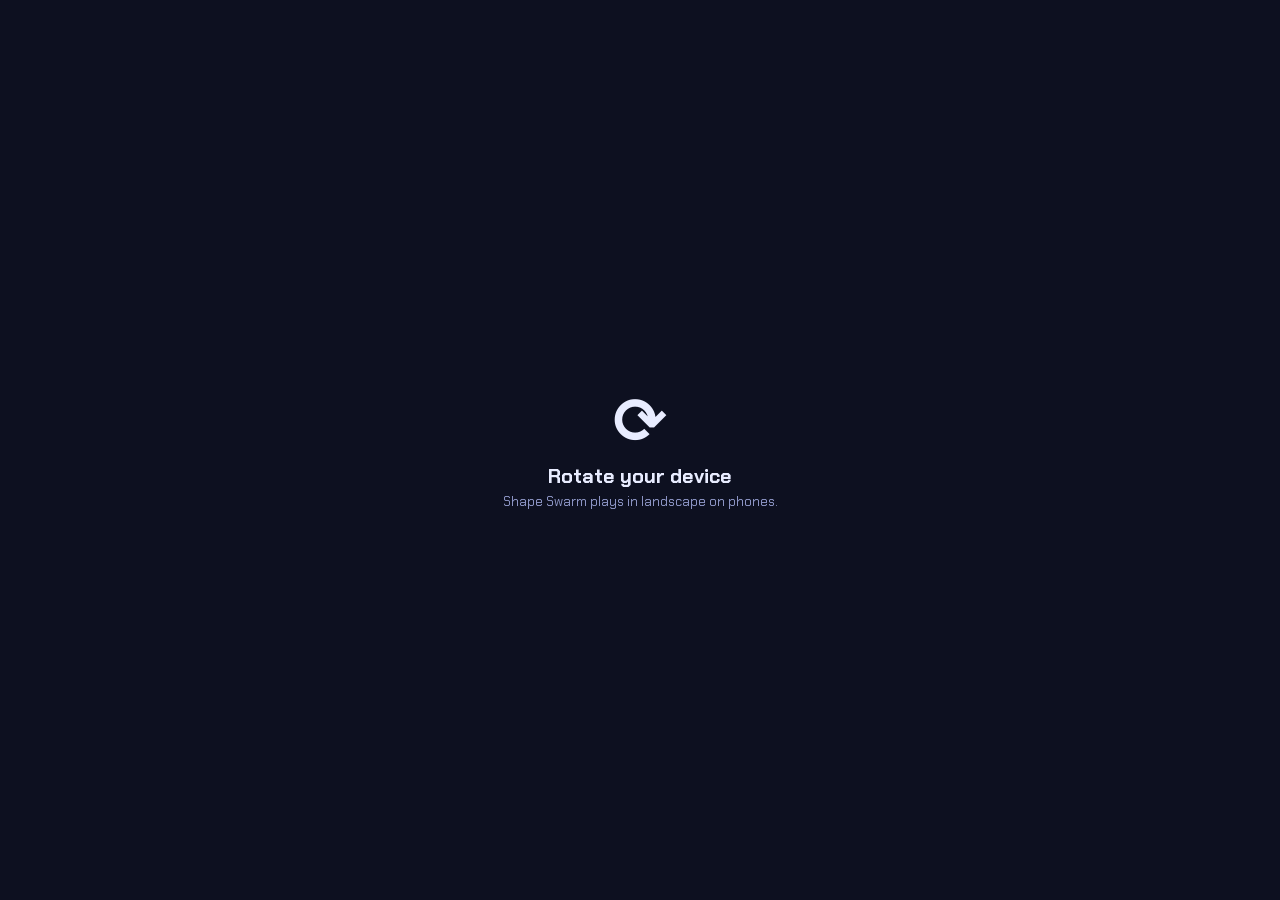
<file: Main.html>
<!DOCTYPE html>
<html lang="en">
<head>
<meta charset="utf-8">
<meta name="viewport" content="width=device-width, initial-scale=1, maximum-scale=1, user-scalable=no, viewport-fit=cover">
<meta name="theme-color" content="#0d1020">
<title>Shape Swarm</title>
<link rel="preconnect" href="https://fonts.googleapis.com">
<link href="https://fonts.googleapis.com/css2?family=Chakra+Petch:wght@500;700&display=swap" rel="stylesheet">

<style>
:root {
    --Bg:#0d1020;
    --Ink:#e8ecff;
    --Dim:#8f98c8;
    --Cyan:#4ff0d6;
    --Coral:#ff5d73;
    --Amber:#ffc857;
    --Violet:#9b7bff;
}

* {
    box-sizing:border-box;
    -webkit-tap-highlight-color:transparent;
    -webkit-user-select:none;
    user-select:none;
}

html,body {
    margin:0;
    height:100%;
    background:var(--Bg);
    color:var(--Ink);
    font-family:'Chakra Petch',system-ui,sans-serif;
    overflow:hidden;
    overscroll-behavior:none;
}

canvas {
    position:fixed;
    inset:0;
    width:100%;
    height:100%;
    touch-action:none;
    display:block;
}

#TopProbe,#BottomProbe {
    position:fixed;
    left:0;
    width:1px;
    visibility:hidden;
}

#TopProbe {
    top:0;
    height:env(safe-area-inset-top,0px);
}

#BottomProbe {
    bottom:0;
    height:env(safe-area-inset-bottom,0px);
}

#UiLayer {
    position:fixed;
    inset:0;
    display:none;
    align-items:center;
    justify-content:center;
    background:rgba(8,10,24,.92);
    overflow:auto;
    padding:max(16px,env(safe-area-inset-top)) 16px max(16px,env(safe-area-inset-bottom));
    animation:FadeIn .25s;
}

#UiLayer.On {
    display:flex;
}

.Box {
    width:100%;
    max-width:560px;
    margin:auto;
    text-align:center;
}

.Box.Wide {
    max-width:920px;
}

h1 {
    font-size:clamp(40px,10vw,64px);
    margin:0 0 6px;
    line-height:1;
}

h2 {
    font-size:28px;
    margin:0 0 4px;
}

h3 {
    font-size:14px;
    margin:14px 0 6px;
    color:var(--Dim);
    font-weight:500;
}

p {
    color:var(--Dim);
    margin:6px 0 14px;
    line-height:1.4;
}

.Btn {
    font:inherit;
    font-weight:700;
    font-size:20px;
    color:#07131a;
    background:var(--Cyan);
    border:0;
    border-radius:10px;
    padding:14px 28px;
    cursor:pointer;
    min-height:52px;
    transition:transform .12s,filter .12s;
}

.Btn:hover {
    filter:brightness(1.12);
}

.Btn:active {
    transform:scale(.96);
}

.Btn.Alt {
    background:transparent;
    color:var(--Ink);
    border:2px solid var(--Violet);
    font-size:16px;
    padding:10px 16px;
    min-height:44px;
}

.Btn:disabled {
    opacity:.4;
    cursor:default;
}

.Chips {
    display:flex;
    flex-wrap:wrap;
    justify-content:center;
    gap:8px;
}

.Chip {
    font:inherit;
    font-weight:700;
    color:var(--Ink);
    background:#151a36;
    border:2px solid #2a3166;
    border-radius:10px;
    padding:8px 14px;
    min-width:108px;
    cursor:pointer;
    line-height:1.25;
}

.Chip small {
    display:block;
    color:var(--Dim);
    font-weight:500;
    font-size:12px;
}

.Chip.Sel {
    border-color:var(--Chip,var(--Cyan));
    background:#1f2650;
    box-shadow:0 0 14px var(--Chip,var(--Cyan))55;
}

.Cards {
    display:flex;
    flex-wrap:wrap;
    justify-content:center;
    gap:10px;
    margin:14px 0;
}

.Card {
    font:inherit;
    flex:1 1 128px;
    max-width:166px;
    min-height:200px;
    display:flex;
    flex-direction:column;
    align-items:center;
    gap:6px;
    text-align:center;
    color:var(--Ink);
    background:linear-gradient(#1b2150,#11152e);
    border:2px solid;
    border-radius:12px;
    padding:12px 8px;
    cursor:pointer;
    transition:transform .12s,background .12s;
}

.Card.In {
    animation:PopIn .35s both;
    animation-delay:calc(var(--Index)*70ms);
}

.Card:hover {
    transform:translateY(-4px);
}

.Card:active {
    transform:scale(.97);
}

.Card .Glyph {
    font-size:34px;
    line-height:1.1;
}

.Card em {
    font-style:normal;
    font-size:12px;
    font-weight:700;
}

.Card b {
    font-size:17px;
    line-height:1.15;
}

.Card span {
    color:var(--Dim);
    font-size:13px;
    line-height:1.3;
}

.Row {
    display:flex;
    gap:10px;
    justify-content:center;
    flex-wrap:wrap;
}

.StatGrid {
    display:grid;
    grid-template-columns:repeat(3,1fr);
    gap:4px 14px;
    font-size:12px;
    color:var(--Dim);
    text-align:left;
    margin:8px 0 6px;
}

.StatGrid b {
    color:var(--Ink);
    float:right;
}

.Summary {
    display:grid;
    grid-template-columns:1fr 1fr;
    gap:6px 18px;
    text-align:left;
    margin:0 auto 20px;
    max-width:320px;
    color:var(--Dim);
}

.Summary b {
    color:var(--Ink);
    float:right;
}

details {
    margin-top:10px;
}

summary {
    color:var(--Dim);
    font-size:14px;
    cursor:pointer;
}

#Rotate {
    display:none;
    position:fixed;
    inset:0;
    z-index:9;
    background:var(--Bg);
    align-items:center;
    justify-content:center;
    text-align:center;
    padding:24px;
}

#Rotate b {
    font-size:64px;
    display:block;
}

from {
    opacity:0;
    transform:translateY(14px) scale(.94);
}

to {
    opacity:1;
    transform:none;
}

from {
    opacity:0;
}

to {
    opacity:1;
}

#UiLayer,.Card.In {
    animation:none;
}

#Rotate {
    display:flex;
}

h1 {
    font-size:34px;
}

h2 {
    font-size:20px;
}

p {
    margin:2px 0 8px;
    font-size:13px;
}

.Cards {
    margin:8px 0;
    gap:6px;
}

.Card {
    min-height:150px;
    padding:8px 6px;
    flex-basis:110px;
}

.Card .Glyph {
    font-size:26px;
}

.Card b {
    font-size:14px;
}

.Card span {
    font-size:11px;
}

.Btn {
    padding:8px 20px;
    min-height:40px;
    font-size:17px;
}

.Chip {
    padding:5px 10px;
    min-width:90px;
}

.StatGrid {
    grid-template-columns:1fr 1fr;
}
</style>
</head>

<body>
<canvas id="GameCanvas"></canvas>
<div id="TopProbe"></div>
<div id="BottomProbe"></div>
<div id="UiLayer" class="On"></div>
<div id="Rotate"><div><b>⟳</b><h2>Rotate your device</h2><p>Shape Swarm plays in landscape on phones.</p></div></div>

<script>
/* Shape Swarm - game logic */
const GetById = Id => document.getElementById(Id);
const Canvas = GetById('GameCanvas'), Context = Canvas.getContext('2d'), Ui = GetById('UiLayer');
const Arena = 2400, Tau = Math.PI * 2, PlayerRadius = 14, JoyRadius = 55;
let Width, Height, Dpr, Zoom, SafeTop = 0, SafeBottom = 0;

function Resize(){
 Dpr = devicePixelRatio || 1;
 Width = innerWidth;
 Height = innerHeight;
 Canvas.width = Width * Dpr;
 Canvas.height = Height * Dpr;
 Zoom = Math.min(Width, Height) / 520;
 SafeTop = GetById('TopProbe').offsetHeight;
 SafeBottom = GetById('BottomProbe').offsetHeight;
}

addEventListener('resize', Resize);
Resize();

const Clamp = (V, Lo, Hi) => Math.max(Lo, Math.min(Hi, V)), Round2 = V => Math.round(V * 100) / 100, RandRange = (Lo, Hi) => Lo + Math.random() * (Hi - Lo);
const Shuffle = A => A.slice().sort(() => Math.random() - .5);
function StorageGet(Key){try{return localStorage.getItem(Key)}catch(Err){return null}}
function StorageSet(Key, V){try{localStorage.setItem(Key, V)}catch(Err){}}
let Best = {};
try{Best = JSON.parse(StorageGet('ShapeSwarmBest2') || '{}') || {}}catch(Err){Best = {}}

/* ---------- data ---------- */
const ElemNames = ['Fire', 'Water', 'Earth', 'Wind'];
const Elems = {
 Fire: {Glyph: '▲', Color: '#ff7a3d', Desc: 'Burns enemies over time. +8% damage per level.'},
 Water: {Glyph: '●', Color: '#4fb4ff', Desc: 'Slows enemies. +6% fire rate per level.'},
 Earth: {Glyph: '■', Color: '#c9a066', Desc: 'Heavy bolts that knock back and stun. +1.5 defense per level.'},
 Wind: {Glyph: '◆', Color: '#8ff5d2', Desc: 'Fast piercing bolts. +4% move speed per level.'}
};

const Modes = {
 Standard: {Total: 1800, RoundLen: 180, Step: .22, Info: '30:00'},
 Quickplay: {Total: 600, RoundLen: 120, Step: .40, Info: '10:00'},
 Endless: {Total: 0, RoundLen: 90, Step: .25, Info: 'No timer'}
};

const EnemyTypes = [
 {Hp: 18, Speed: 60, Radius: 11, Damage: 8, Sides: 0, Color: '#ff5d73', XpValue: 3},
 {Hp: 10, Speed: 115, Radius: 7, Damage: 5, Sides: 3, Color: '#ffc857', XpValue: 2},
 {Hp: 50, Speed: 38, Radius: 17, Damage: 14, Sides: 5, Color: '#9b7bff', XpValue: 6},
 {Hp: 26, Speed: 55, Radius: 12, Damage: 8, Sides: 8, Color: '#ff8fd0', XpValue: 7},
 {Hp: 650, Speed: 26, Radius: 52, Damage: 30, Sides: 10, Color: '#ff3b3b', XpValue: 40}
];

const Item = (Name, Glyph, Key, Value, Opts, Desc) => ({Name, Glyph, Key, Value, ...Opts});
const Items = [
 Item('Power', '●', 'Damage', 2, {Unit: 'Damage'}),
 Item('Overclock', '▲', 'FireRate', .15, {Unit: 'Fire Rate'}),
 Item('Extra bolt', '⬢', 'Projectile', 1, {IsInt: 1, Unit: 'Projectile'}),
 Item('Scope', '◉', 'Range', 20, {Unit: 'Range'}),
 Item('Accelerator', '▷', 'ProjectileSpeed', 40, {Unit: 'Bolt Speed'}),
 Item('Piercer', '◇', 'Piercing', 1, {IsInt: 1, Unit: 'Pierce'}),
 Item('Precision', '◎', 'CriticalChance', .04, {IsPct: 1, Unit: 'Crit Chance'}),
 Item('Lethality', '✦', 'CriticalDamage', .20, {IsPct: 1, Unit: 'Crit Damage'}),
 Item('Hull', '■', 'MaximumHealth', 15, {Unit: 'Maximum Health'}),
 Item('Repair', '✚', 'Regeneration', .4, {Unit: 'Regeneration'}),
 Item('Plating', '▣', 'Defense', 1, {IsInt: 1, Unit: 'Defense'}),
 Item('Evasion', '◌', 'Evasion', .03, {IsPct: 1, Unit: 'Evasion'}),
 Item('Thrusters', '▶', 'MovementSpeed', 8, {Unit: 'Movement Speed'}),
 Item('Magnet', '◐', 'PickupRange', 30, {Unit: 'Pickup Range'}),
 Item('Leech', '◆', 'Lifesteal', .015, {IsPct: 1, Unit: 'Lifesteal'}),
 Item('Thorns', '▼', 'Thorn', 4, {Unit: 'Thorn Damage'}),
 Item('Impact', '◀', 'Knockback', 15, {Unit: 'Knockback'}),
 Item('Blast', '✱', 'BlastRadius', 15, {Unit: 'Blast Radius'}),
 Item('Scholar', '★', 'ExperienceBonus', .08, {IsPct: 1, Unit: 'Experience'}),
 Item('Fortune', '♣', 'Luck', .10, {IsPct: 1, Unit: 'Luck'}),
 Item('Potency', '⚡', 'ElementPower', .10, {IsPct: 1, Unit: 'Element Power'}),
 Item('Lingering', '⌛', 'StatusDuration', .15, {IsPct: 1, Unit: 'Status Duration'}),
 Item('Bulk', '⬤', 'ProjectileSize', .10, {IsPct: 1, Unit: 'Bolt Size'})
];

const StatCaps = {Projectile: 10, Evasion: .6, CriticalChance: .8, Piercing: 8, Lifesteal: .2, BlastRadius: 150, Range: 520, FireRate: 8, Defense: 40};
const TierMult = [1, 1.5, 2, 2.5, 4, 5], IntTier = [1, 1, 2, 2, 3, 4];
const RarityNames = ['Common', 'Uncommon', 'Rare', 'Epic', 'Legendary', 'Mythical'];
const RarityColors = ['#FFFFFF', '#1EFF00', '#0070DD', '#A335EE', '#FF8000', '#1FDBDE'];
const Percent = V => Math.round(V * 100) + '%';

const StatList = [
 ['Damage', 'Damage', V => Round2(V)],
 ['FireRate', 'Fire Rate', V => Round2(V) + '/s'],
 ['Projectile', 'Projectile', V => V],
 ['Range', 'Range', V => V],
 ['ProjectileSpeed', 'Projectile Speed', V => V],
 ['Piercing', 'Piercing', V => V],
 ['CriticalChance', 'Critical Chance', Percent],
 ['CriticalDamage', 'Critical Damage', V => Percent(2 + V)],
 ['MaximumHealth', 'Maximum Health', V => V],
 ['Regeneration', 'Regeneration', V => Round2(V) + '/s'],
 ['Defense', 'Defense', V => V],
 ['Evasion', 'Evasion', Percent],
 ['MovementSpeed', 'Movement Speed', V => V],
 ['PickupRange', 'Pickup Range', V => V],
 ['Lifesteal', 'Lifesteal', V => Round2(V * 100) + '%'],
 ['Thorn', 'Thorn', V => V],
 ['Knockback', 'Knockback', V => V],
 ['BlastRadius', 'Blast Radius', V => V],
 ['ExperienceBonus', 'Experience Bonus', Percent],
 ['Luck', 'Luck', Percent],
 ['ElementPower', 'Element Power', Percent],
 ['StatusDuration', 'Status Duration', Percent],
 ['ProjectileSize', 'Bolt Size', Percent]
];

function ItemValue(It, Tier){return It.IsInt ? IntTier[Tier] * It.Value : Round2(It.Value * TierMult[Tier])}
function ItemText(It, Tier){const V = ItemValue(It, Tier); return '+' + (It.IsPct ? Round2(V * 100) + '%' : Round2(V)) + ' ' + It.Unit}

function RollTier(){
 const Power = Player.Level + Round * 2, L = Stats.Luck, R = Math.random();
 if(Power >= 22 && R < .01 + L * .03) return 5;
 if(Power >= 16 && R < .03 + L * .06) return 4;
 if(Power >= 10 && R < .08 + L * .10) return 3;
 if(Power >= 5 && R < .20 + L * .15) return 2;
 return R < .40 + L * .20 ? 1 : 0;
}

/* 5 slots: always at least one element card (if any are below max level) */
function RollOffers(){
 const Open = ElemNames.filter(N => Elem[N] < 5), Offers5 = [];
 if(Open.length) Offers5.push({Kind: 'Elem', Name: Open[Math.floor(Math.random() * Open.length)]});
 const Pool = Shuffle([...Items.map(It => ({Kind: 'Item', Item: It})), ...Open.map(N => ({Kind: 'Elem', Name: N}))]);
 for(const P of Pool){
  if(Offers5.length >= 5) break;
  if(P.Kind === 'Elem' && Offers5.some(O => O.Name === P.Name)) continue;
  Offers5.push(P);
 }
 for(const O of Offers5) if(O.Kind === 'Item') O.Tier = RollTier();
 return Shuffle(Offers5);
}

function ApplyOffer(Offer){
 if(Offer.Kind === 'Elem'){Elem[Offer.Name]++; return}
 const It = Offer.Item, V = ItemValue(It, Offer.Tier);
 Stats[It.Key] = Math.min(StatCaps[It.Key] ?? 1e9, Stats[It.Key] + V);
 if(It.Key === 'MaximumHealth') Player.Hp += V;
}

/* ---------- state ---------- */
let Mode = 'menu', SelMode = 'Standard', SelElem = 'Fire', ModeKey = 'Standard';
let Round = 1, Rounds = 0, RoundTime = 0, Diff = 1, SpawnTimer = 0, Time = 0, Offers = [], Pending = 0, Rerolls = 3, Shots = 0, LastElem = 'Fire';
let Shake = 0, DyingTime = 0, HpView = 0, Aim = 0, AutoAim = false, Obj = null, ObjKills = 0;
let Player, Stats, Elem, RunStats, Enemies = [], Bolts = [], EnemyBolts = [], Pickups = [], Crystals = [], Zone = null;
let Particles = [], Texts = [], ActiveBanner = null, Camera = {X: Arena / 2, Y: Arena / 2};
const Dots = Array.from({length: 220}, () => ({X: RandRange(0, Arena), Y: RandRange(0, Arena), Size: RandRange(1, 2.5), Phase: RandRange(0, Tau)}));
let InputMode = matchMedia('(pointer:coarse)').matches ? 'touch' : 'key';

const XpNeeded = L => Math.round(18 + L * 10 + L * L * 1.6);

function NewRun(){
 Stats = {
  Damage: 10,
  FireRate: 1.4,
  Projectile: 1,
  Range: 260,
  ProjectileSpeed: 380,
  Piercing: 0,
  CriticalChance: .05,
  CriticalDamage: 0,
  MaximumHealth: 100,
  Regeneration: .5,
  Defense: 0,
  Evasion: 0,
  MovementSpeed: 130,
  PickupRange: 60,
  Lifesteal: 0,
  Thorn: 0,
  Knockback: 20,
  BlastRadius: 0,
  ExperienceBonus: 0,
  Luck: 0,
  ElementPower: 0,
  StatusDuration: 0,
  ProjectileSize: 0
 };

 Elem = {Fire: 0, Water: 0, Earth: 0, Wind: 0};
 Elem[SelElem] = 1;
 LastElem = SelElem;

 ModeKey = SelMode;
 const Cfg = Modes[ModeKey];
 Rounds = Cfg.Total ? Cfg.Total / Cfg.RoundLen : 0;

 Player = {X: Arena / 2, Y: Arena / 2, Hp: Stats.MaximumHealth, Inv: 0, Cooldown: 0, KnockX: 0, KnockY: 0, Xp: 0, Level: 1, Recoil: 0};
 RunStats = {Kills: 0, Damage: 0, Time: 0};
 HpView = Player.Hp; Camera.X = Player.X; Camera.Y = Player.Y;
 Enemies = []; Bolts = []; EnemyBolts = []; Pickups = []; Crystals = []; Zone = null; Particles = []; Texts = [];
 Round = 1; Pending = 0; Rerolls = 3; Shots = 0; Time = 0;
 Mode = 'play'; Ui.className = '';
 StartRound();
}

/* ---------- rounds & objectives ---------- */
const ObjOrder = ['slay', 'gather', 'elite', 'zone'];

function StartRound(){
 const Cfg = Modes[ModeKey];
 RoundTime = Cfg.RoundLen; Diff = 1 + (Round - 1) * Cfg.Step; SpawnTimer = .5; ObjKills = 0;
 Enemies = Enemies.filter(En => !En.Elite); Crystals = []; Zone = null;
 const Type = ObjOrder[(Round - 1) % 4];
 Obj = {Type, Have: 0, Need: 1, Done: false};

 if(Type === 'slay') Obj.Need = Math.round(22 + Round * 7);
 if(Type === 'gather'){
  Obj.Need = 5;
  for(let I = 0; I < 5; I++) Crystals.push({X: RandRange(150, Arena - 150), Y: RandRange(150, Arena - 150), Phase: RandRange(0, Tau)});
 }
 if(Type === 'elite') SpawnEnemy(4, true);
 if(Type === 'zone'){
  Obj.Need = 22 + Round * 2;
  const A = RandRange(0, Tau);
  Zone = {X: Clamp(Player.X + Math.cos(A) * 450, 200, Arena - 200), Y: Clamp(Player.Y + Math.sin(A) * 450, 200, Arena - 200), R: 140};
 }

 const Boss = Round % 5 === 0;
 if(Boss) SpawnEnemy(4, false);
 ShowBanner('Round ' + Round, Boss ? 'Boss incoming' : ObjectiveName(), '#4ff0d6');
}

function ObjectiveName(){
 return {slay: 'Slay enemies', gather: 'Collect the crystals', elite: 'Defeat the elite', zone: 'Hold the zone'}[Obj.Type];
}

function ObjectiveText(){
 const T = Obj.Type, Prog = T === 'zone' ? Math.floor(Obj.Have) + '/' + Obj.Need + 's' : Math.floor(Obj.Have) + '/' + Obj.Need;
 return Obj.Done ? ObjectiveName() + ' ✔' : ObjectiveName() + ' ' + Prog;
}

function ObjectiveTick(Dt){
 if(Obj.Done) return;
 if(Obj.Type === 'slay') Obj.Have = ObjKills;
 if(Obj.Type === 'gather'){
  for(const C of Crystals) if(!C.Got && Math.hypot(C.X - Player.X, C.Y - Player.Y) < PlayerRadius + 14){C.Got = true; Obj.Have++; Burst(C.X, C.Y, '#4ff0d6', 14, 160, .5); Ring(C.X, C.Y, '#4ff0d6', 50, .4)}
 }
 if(Obj.Type === 'zone' && Math.hypot(Zone.X - Player.X, Zone.Y - Player.Y) < Zone.R) Obj.Have += Dt;
 if(Obj.Have >= Obj.Need){
  Obj.Done = true; Pending++; Crystals = []; Zone = null;
  Player.Hp = Math.min(Stats.MaximumHealth, Player.Hp + Stats.MaximumHealth * .25);
  ShowBanner('Objective complete', 'Bonus upgrade', '#ffc857');
  Ring(Player.X, Player.Y, '#ffc857', 90, .6);
 }
}

function EndRound(){
 if(!Obj.Done){
  const Loss = Stats.MaximumHealth * .25;
  Player.Hp = Math.max(1, Player.Hp - Loss);
  ShowBanner('Objective failed', '-25% health', '#ff5d73'); Shake = Math.max(Shake, 8);
 }
 if(Rounds && Round >= Rounds){GameOver(true); return}
 Round++; StartRound();
}

/* ---------- enemies ---------- */
function PickType(){
 const R = Math.random();
 if(Diff >= 1.7 && R < .15) return 3;
 if(Diff >= 1.4 && R < .40) return 2;
 if(Diff >= 1.2 && R < .75) return 1;
 return 0;
}

function SpawnEnemy(Kind, Elite){
 const Type = EnemyTypes[Kind];
 let X = 0, Y = 0;
 for(let Try = 0; Try < 8; Try++){
  const A = RandRange(0, Tau), D = RandRange(520, 680);
  X = Clamp(Player.X + Math.cos(A) * D, 20, Arena - 20); Y = Clamp(Player.Y + Math.sin(A) * D, 20, Arena - 20);
  if(Math.hypot(X - Player.X, Y - Player.Y) > 380) break;
 }
 const HpMul = Elite ? .45 : 1, Size = Elite ? .75 : 1, Spawn = Kind === 4 ? 1.2 : .6;
 Enemies.push({
  Kind, X, Y, Elite: !!Elite,
  Hp: Type.Hp * Diff * HpMul, MaxHp: Type.Hp * Diff * HpMul,
  Speed: Type.Speed * (1 + Math.min(.4, (Diff - 1) * .08)),
  Radius: Type.Radius * Size, Damage: Type.Damage * (1 + (Diff - 1) * .5),
  Sides: Type.Sides, Color: Elite ? '#ffc857' : Type.Color,
  Flash: 0, Cooldown: RandRange(1, 3), Rot: 0, SpawnLeft: Spawn, SpawnTotal: Spawn,
  KnockX: 0, KnockY: 0, SlowT: 0, SlowPct: 0, StunT: 0, Burn: null, BurnTick: 0, Dead: false
 });
}

function EnemyShot(En, Angle){EnemyBolts.push({X: En.X, Y: En.Y, Vx: Math.cos(Angle) * 150, Vy: Math.sin(Angle) * 150, Damage: En.Damage * .8, Life: 5})}

/* ---------- effects ---------- */
function Burst(X, Y, Color, Count, Speed, Life){
 for(let I = 0; I < Count && Particles.length < 350; I++){
  const Angle = RandRange(0, Tau), V = RandRange(.3, 1) * Speed;
  Particles.push({X, Y, Vx: Math.cos(Angle) * V, Vy: Math.sin(Angle) * V, Life: Life || .5, MaxLife: Life || .5, Color, Size: RandRange(1.5, 3.5)});
 }
}
function Ring(X, Y, Color, Size, Life){Particles.push({X, Y, Vx: 0, Vy: 0, Life: Life || .4, MaxLife: Life || .4, Color, Size, Ring: true})}
function FloatText(X, Y, Text, Color){if(Texts.length < 30) Texts.push({X: X + RandRange(-8, 8), Y, Text, Color, Life: .7})}
function ShowBanner(Text, Sub, Color){ActiveBanner = {Text, Sub, Color, T: 0, Max: 2}}

function UpdateFx(Dt){
 Shake *= Math.pow(.005, Dt);
 for(const Pt of Particles){Pt.Life -= Dt; Pt.X += Pt.Vx * Dt; Pt.Y += Pt.Vy * Dt; Pt.Vx *= 1 - 4 * Dt; Pt.Vy *= 1 - 4 * Dt}
 Particles = Particles.filter(Pt => Pt.Life > 0);
 for(const Tx of Texts){Tx.Life -= Dt; Tx.Y -= 40 * Dt}
 Texts = Texts.filter(Tx => Tx.Life > 0);
 if(ActiveBanner){ActiveBanner.T += Dt; if(ActiveBanner.T > ActiveBanner.Max) ActiveBanner = null}
 if(Player){
  Camera.X += (Player.X - Camera.X) * Math.min(1, Dt * 9); Camera.Y += (Player.Y - Camera.Y) * Math.min(1, Dt * 9);
  HpView += (Player.Hp - HpView) * Math.min(1, Dt * 8);
 }
 if(Mode === 'dying'){DyingTime -= Dt; if(DyingTime <= 0) GameOver(false)}
}

/* ---------- combat ---------- */
const EffDamage = () => Stats.Damage * (1 + .08 * Elem.Fire);
const EffFireRate = () => Stats.FireRate * (1 + .06 * Elem.Water);
const EffDefense = () => Stats.Defense + 1.5 * Elem.Earth;
const EffSpeed = () => Stats.MovementSpeed * (1 + .04 * Elem.Wind);

function DamageEnemy(En, Amount, IsCrit, Vx, Vy, Color, Knock){
 if(En.Dead) return;
 En.Hp -= Amount; En.Flash = .1; RunStats.Damage += Amount;
 FloatText(En.X, En.Y - En.Radius, Math.round(Amount), IsCrit ? '#ffc857' : (Color || '#ffffff'));
 Burst(En.X, En.Y, En.Color, 3, 90, .35);
 if(Vx !== undefined && Knock){
  const Len = Math.hypot(Vx, Vy) || 1, Force = Knock * (En.Kind === 4 ? .15 : 1) * 10 / (En.Radius + 6);
  En.KnockX += Vx / Len * Force * 10; En.KnockY += Vy / Len * Force * 10;
 }
 if(En.Hp <= 0){En.Dead = true; KillEnemy(En)}
}

function ApplyElement(En, Bt){
 const P = 1 + Stats.ElementPower, D = 1 + Stats.StatusDuration, L = Bt.Lv;
 if(Bt.Elem === 'Fire'){En.Burn = {T: 3 * D, Dps: Bt.Damage * (.25 + .08 * L) * P}}
 if(Bt.Elem === 'Water'){En.SlowT = 2 * D; En.SlowPct = Math.min(.7, (.2 + .07 * L) * P)}
 if(Bt.Elem === 'Earth' && Math.random() < (.06 + .04 * L) * P){En.StunT = .7 * D; Ring(En.X, En.Y, Elems.Earth.Color, En.Radius * 2, .3)}
}

function KillEnemy(En){
 const Type = EnemyTypes[En.Kind], Xp = Type.XpValue * (En.Elite ? 3 : 1) * (1 + (Diff - 1) * .25) * (1 + Stats.ExperienceBonus);
 const Pieces = En.Kind === 4 ? 8 : 1;
 for(let I = 0; I < Pieces; I++){
  if(Pickups.length > 200){GainXp(Xp / Pieces); continue}
  const Angle = RandRange(0, Tau);
  Pickups.push({X: En.X, Y: En.Y, Vx: Math.cos(Angle) * 90, Vy: Math.sin(Angle) * 90, Value: Xp / Pieces, Phase: RandRange(0, Tau)});
 }
 Burst(En.X, En.Y, En.Color, En.Kind === 4 ? 40 : 12, En.Kind === 4 ? 260 : 170, .6); Ring(En.X, En.Y, En.Color, En.Radius * 2.4, .35);
 Shake = Math.max(Shake, En.Kind === 4 ? 12 : 2);
 RunStats.Kills++; ObjKills++;
 if(En.Elite && Obj && Obj.Type === 'elite' && !Obj.Done) Obj.Have = 1;
}

function GainXp(V){
 Player.Xp += V;
 while(Player.Xp >= XpNeeded(Player.Level)){
  Player.Xp -= XpNeeded(Player.Level); Player.Level++; Pending++;
  FloatText(Player.X, Player.Y - 34, 'LEVEL UP', '#ffc857'); Ring(Player.X, Player.Y, '#ffc857', 60, .6);
 }
}

function HurtPlayer(Amount, Source){
 if(Player.Inv > 0 || Mode !== 'play') return false;
 if(Math.random() < Stats.Evasion){FloatText(Player.X, Player.Y - 22, 'dodge', '#4ff0d6'); Player.Inv = .25; return false}
 const Def = EffDefense(), Taken = Math.max(1, Amount * (1 - Def / (Def + 25)));
 Player.Hp -= Taken; Player.Inv = .5; Shake = Math.max(Shake, 6);
 FloatText(Player.X, Player.Y - 22, '-' + Math.round(Taken), '#ff5d73'); Burst(Player.X, Player.Y, '#ff5d73', 8, 150, .4);
 if(Source){
  const Dx = Player.X - Source.X, Dy = Player.Y - Source.Y, Len = Math.hypot(Dx, Dy) || 1;
  Player.KnockX = Dx / Len * 230; Player.KnockY = Dy / Len * 230;
  if(Stats.Thorn) DamageEnemy(Source, Stats.Thorn);
 }
 if(Player.Hp <= 0) PlayerDie();
 return true;
}

function PlayerDie(){
 Mode = 'dying'; DyingTime = 1; Player.Hp = 0; Shake = 16;
 Burst(Player.X, Player.Y, '#4ff0d6', 50, 300, .9); Ring(Player.X, Player.Y, '#4ff0d6', 90, .6); Enemies = [];
}

function Volley(Target){
 const Owned = ElemNames.filter(N => Elem[N] > 0), Count = Stats.Projectile;
 for(let I = 0; I < Count; I++){
  const Name = Owned[(Shots + I) % Owned.length], Lv = Elem[Name], Crit = Math.random() < Stats.CriticalChance;
  const Angle = Aim + (I - (Count - 1) / 2) * .18;
  const Speed = Stats.ProjectileSpeed * (Name === 'Wind' ? 1.3 : Name === 'Earth' ? .8 : 1);
  const Dmg = EffDamage() * (Name === 'Earth' ? 1.25 : 1) * (Crit ? 2 + Stats.CriticalDamage : 1);
  Bolts.push({
   X: Player.X, Y: Player.Y, Vx: Math.cos(Angle) * Speed, Vy: Math.sin(Angle) * Speed, Damage: Dmg, Elem: Name, Lv, Crit,
   Life: (Stats.Range + 40) / Speed, Pierce: Stats.Piercing + (Name === 'Wind' ? Math.floor((Lv + 1) / 2) : 0), Hit: [],
   Size: (Name === 'Earth' ? 6 : Name === 'Wind' ? 3 : 4) * (1 + Stats.ProjectileSize),
   Knock: Stats.Knockback + (Name === 'Earth' ? 30 * Lv : 0)
  });
  LastElem = Name;
 }
 Shots += Count; Player.Cooldown = 1 / EffFireRate(); Player.Recoil = 1;
 Burst(Player.X + Math.cos(Aim) * 20, Player.Y + Math.sin(Aim) * 20, Elems[LastElem].Color, 3, 120, .15);
}

/* ---------- screens ---------- */
function CardHtml(Offer, Index, Animate){
 let Color, Label, Glyph, Name, Text;
 if(Offer.Kind === 'Elem'){
  const E = Elems[Offer.Name], Lv = Elem[Offer.Name];
  Color = E.Color; Glyph = E.Glyph; Name = Offer.Name;
  Label = Lv ? 'Element · Lv ' + Lv + ' → ' + (Lv + 1) : 'Element · Unlock';
  Text = E.Desc;
 }else{
  Color = RarityColors[Offer.Tier]; Label = RarityNames[Offer.Tier]; Glyph = Offer.Item.Glyph; Name = Offer.Item.Name; Text = ItemText(Offer.Item, Offer.Tier);
 }
 return `<button class="Card ${Animate ? 'In' : ''}" style="--Index:${Index};border-color:${Color};box-shadow:0 0 16px ${Color}44" data-pick="${Index}"><div class="Glyph" style="color:${Color}">${Glyph}</div><em style="color:${Color}">${Label}</em><b>${Name}</b><span>${Text}</span></button>`;
}

function StatsHtml(){
 const ElemLine = ElemNames.map(N => `<div style="color:${Elems[N].Color}">${Elems[N].Glyph} ${N}<b>Lv ${Elem[N]}</b></div>`).join('');
 return `<details><summary>Stats · Level ${Player.Level} · HP ${Math.ceil(Player.Hp)}/${Stats.MaximumHealth}</summary><div class="StatGrid">${ElemLine}${StatList.map(S => `<div>${S[1]}<b>${S[2](Stats[S[0]])}</b></div>`).join('')}</div></details>`;
}

function OpenLevel(){
 Mode = 'level'; Joys.Move = null; Joys.Aim = null; Offers = RollOffers(); RenderLevel(true);
}

function RenderLevel(Animate){
 Ui.className = 'On';
 Ui.innerHTML = `<div class="Box Wide"><h2>Level ${Player.Level - Pending + 1}</h2><p>Choose 1 of 5 upgrades${Pending > 1 ? ' (' + Pending + ' pending)' : ''}.</p>
 <div class="Cards">${Offers.map((O, I) => CardHtml(O, I, Animate)).join('')}</div>
 <div class="Row"><button class="Btn Alt" data-act="reroll" ${Rerolls <= 0 ? 'disabled' : ''}>Reroll (${Rerolls}/3 left)</button></div>${StatsHtml()}</div>`;
}

function Pause(){
 if(Mode === 'play'){
  Mode = 'pause'; Joys.Move = null; Joys.Aim = null; Ui.className = 'On';
  Ui.innerHTML = `<div class="Box"><h2>Paused</h2><p>Round ${Round} · ${ObjectiveText()}</p><div class="Row"><button class="Btn" data-act="resume">Resume</button><button class="Btn Alt" data-act="menu">Quit to menu</button></div>${StatsHtml()}</div>`;
 }else if(Mode === 'pause'){Mode = 'play'; Ui.className = ''}
}

Ui.addEventListener('click', Ev => {
 const Button = Ev.target.closest('button'); if(!Button) return;
 const Data = Button.dataset;
 if(Data.pick !== undefined && Mode === 'level'){
  ApplyOffer(Offers[+Data.pick]); Pending--;
  if(Pending > 0){Offers = RollOffers(); RenderLevel(true)}
  else{Mode = 'play'; Ui.className = ''}
 }else if(Data.act === 'reroll' && Rerolls > 0){Rerolls--; Offers = RollOffers(); RenderLevel(true)}
 else if(Data.mode){SelMode = Data.mode; ShowMenu()}
 else if(Data.elem){SelElem = Data.elem; ShowMenu()}
 else if(Data.act === 'resume') Pause();
 else if(Data.act === 'menu'){Mode = 'menu'; Player = null; ShowMenu()}
 else if(Data.act === 'play'){
  if(InputMode === 'touch'){
   try{document.documentElement.requestFullscreen().then(() => screen.orientation.lock('landscape')).catch(() => {})}catch(Err){}
  }
  NewRun();
 }
});

const FormatTime = S => Math.floor(S / 60) + ':' + String(Math.floor(S % 60)).padStart(2, '0');

function GameOver(Won){
 Mode = 'over';
 const Key = ModeKey, Score = Math.floor(RunStats.Time);
 if(Won || Score > (Best[Key] || 0)){if(Score > (Best[Key] || 0)){Best[Key] = Score; StorageSet('ShapeSwarmBest2', JSON.stringify(Best))}}
 Ui.className = 'On';
 Ui.innerHTML = `<div class="Box"><h1>${Won ? 'Victory' : 'Defeated'}</h1><p>${ModeKey} · best time ${FormatTime(Best[Key] || 0)}</p>
 <div class="Summary"><div>Round<b>${Round}</b></div><div>Level<b>${Player.Level}</b></div><div>Kills<b>${RunStats.Kills}</b></div><div>Damage<b>${Math.round(RunStats.Damage)}</b></div><div>Time<b>${FormatTime(RunStats.Time)}</b></div><div>Element<b>${SelElem}</b></div></div>
 <div class="Row"><button class="Btn" data-act="play">Play again</button><button class="Btn Alt" data-act="menu">Menu</button></div></div>`;
}

function ShowMenu(){
 Ui.className = 'On';
 const ModeChips = Object.keys(Modes).map(K => `<button class="Chip ${K === SelMode ? 'Sel' : ''}" data-mode="${K}">${K}<small>${Modes[K].Info}${Best[K] ? ' · best ' + FormatTime(Best[K]) : ''}</small></button>`).join('');
 const ElemChips = ElemNames.map(N => `<button class="Chip ${N === SelElem ? 'Sel' : ''}" style="--Chip:${Elems[N].Color}" data-elem="${N}"><span style="color:${Elems[N].Color}">${Elems[N].Glyph}</span> ${N}<small>${Elems[N].Desc.split('.')[0]}</small></button>`).join('');
 Ui.innerHTML = `<div class="Box"><h1>Shape Swarm</h1><p>Master Fire, Water, Earth and Wind. Every round has an objective: complete it for a bonus upgrade, fail it and lose health.</p>
 <h3>Mode</h3><div class="Chips">${ModeChips}</div><h3>Starting element</h3><div class="Chips">${ElemChips}</div>
 <p style="margin-top:14px">PC: WASD to move, mouse to aim, Q toggles auto-aim, P pauses.<br>Phone (landscape): left stick moves, right stick aims, button toggles auto-aim.<br>Your core fires automatically.</p>
 <button class="Btn" data-act="play">Play</button></div>`;
}

/* ---------- input ---------- */
const Joys = {Move: null, Aim: null}, Keys = {};
let MouseX = 0, MouseY = 0;
const AimBtn = () => ({X: Width - 138, Y: SafeTop + 48, W: 122, H: 32});

function JoyMove(J, Ev){
 let Dx = Ev.clientX - J.Ox, Dy = Ev.clientY - J.Oy;
 const L = Math.hypot(Dx, Dy);
 if(L > JoyRadius){Dx = Dx / L * JoyRadius; Dy = Dy / L * JoyRadius}
 J.Dx = Dx; J.Dy = Dy;
}

Canvas.addEventListener('pointerdown', Ev => {
 if(Ev.pointerType !== 'mouse') InputMode = 'touch';
 if(Mode !== 'play') return;
 const B = AimBtn();
 if(Ev.clientX >= B.X && Ev.clientX <= B.X + B.W && Ev.clientY >= B.Y && Ev.clientY <= B.Y + B.H){AutoAim = !AutoAim; return}
 if(InputMode !== 'touch') return;
 const Side = Ev.clientX < Width / 2 ? 'Move' : 'Aim';
 if(Joys[Side]) return;
 Joys[Side] = {Id: Ev.pointerId, Ox: Ev.clientX, Oy: Ev.clientY, Dx: 0, Dy: 0};
 try{Canvas.setPointerCapture(Ev.pointerId)}catch(Err){}
});

Canvas.addEventListener('pointermove', Ev => {
 if(Ev.pointerType === 'mouse'){InputMode = 'key'; Joys.Move = null; Joys.Aim = null; MouseX = Ev.clientX; MouseY = Ev.clientY; return}
 for(const K of ['Move', 'Aim']) if(Joys[K] && Joys[K].Id === Ev.pointerId) JoyMove(Joys[K], Ev);
});

const PointerUp = Ev => {for(const K of ['Move', 'Aim']) if(Joys[K] && Joys[K].Id === Ev.pointerId) Joys[K] = null};
Canvas.addEventListener('pointerup', PointerUp);
Canvas.addEventListener('pointercancel', PointerUp);
Canvas.addEventListener('contextmenu', Ev => Ev.preventDefault());

addEventListener('keydown', Ev => {
 const Key = Ev.key.toLowerCase();
 if(('wasd'.includes(Key) && Key.length === 1) || Key.startsWith('arrow')){InputMode = 'key'; Keys[Key] = 1; Ev.preventDefault()}
 else if(Key === 'q' && Mode === 'play') AutoAim = !AutoAim;
 else if((Key === 'p' || Key === 'escape') && !Ev.repeat) Pause();
});
addEventListener('keyup', Ev => {Keys[Ev.key.toLowerCase()] = 0});
addEventListener('blur', () => {for(const K in Keys) Keys[K] = 0; if(Mode === 'play') Pause()});

/* ---------- update ---------- */
function Update(Dt){
 Time += Dt; RunStats.Time += Dt;
 let Mx = (Keys['d'] || Keys['arrowright'] ? 1 : 0) - (Keys['a'] || Keys['arrowleft'] ? 1 : 0), My = (Keys['s'] || Keys['arrowdown'] ? 1 : 0) - (Keys['w'] || Keys['arrowup'] ? 1 : 0);
 if(Joys.Move){Mx += Joys.Move.Dx / JoyRadius; My += Joys.Move.Dy / JoyRadius}
 let Len = Math.hypot(Mx, My); if(Len > 1){Mx /= Len; My /= Len; Len = 1}
 const Speed = EffSpeed();
 Player.X = Clamp(Player.X + (Mx * Speed + Player.KnockX) * Dt, PlayerRadius, Arena - PlayerRadius);
 Player.Y = Clamp(Player.Y + (My * Speed + Player.KnockY) * Dt, PlayerRadius, Arena - PlayerRadius);
 Player.KnockX *= Math.max(0, 1 - 9 * Dt); Player.KnockY *= Math.max(0, 1 - 9 * Dt);
 Player.Inv -= Dt; Player.Recoil = Math.max(0, Player.Recoil - Dt * 8);
 Player.Hp = Math.min(Stats.MaximumHealth, Player.Hp + Stats.Regeneration * Dt);
 if(Len > .2 && Math.random() < .6 && Particles.length < 350) Particles.push({X: Player.X - Mx * 10, Y: Player.Y - My * 10, Vx: -Mx * 30, Vy: -My * 30, Life: .3, MaxLife: .3, Color: Elems[LastElem].Color, Size: 2});

 /* round flow */
 RoundTime -= Dt;
 ObjectiveTick(Dt);
 if(RoundTime <= 0){EndRound(); if(Mode !== 'play') return}
 SpawnTimer -= Dt;
 if(SpawnTimer <= 0 && Enemies.length < 130){
  const Count = 1 + Math.floor(Diff / 2.5);
  for(let I = 0; I < Count; I++) SpawnEnemy(PickType());
  SpawnTimer = Math.max(.25, .9 / (1 + (Diff - 1) * .6));
 }

 /* aim & fire */
 Player.Cooldown -= Dt;
 let Target = null, NearDist = Stats.Range;
 for(const En of Enemies){
  if(En.SpawnLeft > 0) continue;
  const Dist = Math.hypot(En.X - Player.X, En.Y - Player.Y) - En.Radius;
  if(Dist < NearDist){NearDist = Dist; Target = En}
 }
 if(AutoAim){if(Target) Aim = Math.atan2(Target.Y - Player.Y, Target.X - Player.X)}
 else if(InputMode === 'touch'){const J = Joys.Aim; if(J && Math.hypot(J.Dx, J.Dy) > 10) Aim = Math.atan2(J.Dy, J.Dx)}
 else Aim = Math.atan2(MouseY - (Height / 2 + (Player.Y - Camera.Y) * Zoom), MouseX - (Width / 2 + (Player.X - Camera.X) * Zoom));
 if(Player.Cooldown <= 0 && (!AutoAim || Target)) Volley(Target);

 /* enemies */
 for(const En of Enemies){
  En.Flash -= Dt; En.Rot += Dt * (En.Kind === 4 ? .6 : 1.2);
  if(En.SpawnLeft > 0){En.SpawnLeft -= Dt; continue}
  if(En.Burn){
   En.Burn.T -= Dt; En.BurnTick -= Dt;
   if(En.BurnTick <= 0){En.BurnTick = .5; DamageEnemy(En, En.Burn.Dps * .5, false, undefined, undefined, Elems.Fire.Color)}
   if(En.Burn.T <= 0) En.Burn = null;
  }
  En.SlowT -= Dt; En.StunT -= Dt;
  const Dx = Player.X - En.X, Dy = Player.Y - En.Y, Dist = Math.hypot(Dx, Dy) || 1;
  let Spd = En.Speed * (En.SlowT > 0 ? 1 - En.SlowPct : 1);
  if(En.StunT > 0) Spd = 0;
  if(En.Kind === 3){if(Dist < 170) Spd = -Spd * .7; else if(Dist < 230) Spd = 0}
  if(En.Kind === 1) En.Rot = Math.atan2(Dy, Dx) + Math.PI / 2;
  En.X = Clamp(En.X + (Dx / Dist * Spd + En.KnockX) * Dt, 10, Arena - 10); En.Y = Clamp(En.Y + (Dy / Dist * Spd + En.KnockY) * Dt, 10, Arena - 10);
  En.KnockX *= Math.max(0, 1 - 7 * Dt); En.KnockY *= Math.max(0, 1 - 7 * Dt);
  if(En.Kind >= 3 && En.StunT <= 0){
   En.Cooldown -= Dt;
   if(En.Cooldown <= 0){
    if(En.Kind === 3) EnemyShot(En, Math.atan2(Dy, Dx));
    else{for(let I = 0; I < 12; I++) EnemyShot(En, I / 12 * Tau + En.Rot); Ring(En.X, En.Y, En.Color, En.Radius * 2, .4)}
    En.Cooldown = En.Kind === 4 ? 2.4 : 2.2;
   }
  }
 }

 /* solid collisions: enemy vs enemy, enemy vs player */
 for(let I = 0; I < Enemies.length; I++){
  const A = Enemies[I]; if(A.SpawnLeft > 0) continue;
  for(let J = I + 1; J < Enemies.length; J++){
   const B = Enemies[J]; if(B.SpawnLeft > 0) continue;
   const Dx = B.X - A.X, Dy = B.Y - A.Y, Reach = A.Radius + B.Radius;
   if(Math.abs(Dx) < Reach && Math.abs(Dy) < Reach){
    const Dist = Math.hypot(Dx, Dy) || 1;
    if(Dist < Reach){
     const Over = Reach - Dist, MassA = A.Radius * A.Radius, MassB = B.Radius * B.Radius, WeightA = MassB / (MassA + MassB), WeightB = MassA / (MassA + MassB);
     A.X -= Dx / Dist * Over * WeightA; A.Y -= Dy / Dist * Over * WeightA; B.X += Dx / Dist * Over * WeightB; B.Y += Dy / Dist * Over * WeightB;
    }
   }
  }
  const Dx = Player.X - A.X, Dy = Player.Y - A.Y, Dist = Math.hypot(Dx, Dy) || 1, Reach = A.Radius + PlayerRadius;
  if(Dist < Reach + 2) HurtPlayer(A.Damage, A);
  if(Dist < Reach && Mode !== 'dying'){
   const Over = Reach - Dist, MassA = A.Radius * A.Radius, PlayerShare = MassA / (MassA + PlayerRadius * PlayerRadius * 1.5);
   Player.X = Clamp(Player.X + Dx / Dist * Over * PlayerShare, PlayerRadius, Arena - PlayerRadius);
   Player.Y = Clamp(Player.Y + Dy / Dist * Over * PlayerShare, PlayerRadius, Arena - PlayerRadius);
   A.X -= Dx / Dist * Over * (1 - PlayerShare); A.Y -= Dy / Dist * Over * (1 - PlayerShare);
  }
 }
 if(Mode === 'dying') return;

 /* bolts */
 for(const Bt of Bolts){
  Bt.X += Bt.Vx * Dt; Bt.Y += Bt.Vy * Dt; Bt.Life -= Dt;
  for(const En of Enemies){
   if(En.SpawnLeft > 0 || En.Hp <= 0 || Bt.Hit.includes(En) || Math.hypot(En.X - Bt.X, En.Y - Bt.Y) >= En.Radius + Bt.Size) continue;
   Bt.Hit.push(En); DamageEnemy(En, Bt.Damage, Bt.Crit, Bt.Vx, Bt.Vy, Elems[Bt.Elem].Color, Bt.Knock);
   ApplyElement(En, Bt);
   if(Stats.Lifesteal) Player.Hp = Math.min(Stats.MaximumHealth, Player.Hp + Bt.Damage * Stats.Lifesteal);
   if(Stats.BlastRadius){
    Ring(En.X, En.Y, Elems[Bt.Elem].Color, Stats.BlastRadius, .25);
    for(const Other of Enemies){
     if(Other !== En && Other.Hp > 0 && Other.SpawnLeft <= 0 && Math.hypot(Other.X - En.X, Other.Y - En.Y) < Stats.BlastRadius + Other.Radius) DamageEnemy(Other, Bt.Damage * .5, false, Other.X - En.X, Other.Y - En.Y, undefined, Stats.Knockback);
    }
   }
   if(Bt.Pierce <= 0){Bt.Life = 0; break}
   Bt.Pierce--;
  }
 }
 for(const Eb of EnemyBolts){
  Eb.X += Eb.Vx * Dt; Eb.Y += Eb.Vy * Dt; Eb.Life -= Dt;
  if(Math.hypot(Eb.X - Player.X, Eb.Y - Player.Y) < PlayerRadius){HurtPlayer(Eb.Damage); Eb.Life = 0}
 }
 if(Mode === 'dying') return;
 Enemies = Enemies.filter(En => En.Hp > 0);
 Bolts = Bolts.filter(Bt => Bt.Life > 0 && Bt.X > 0 && Bt.X < Arena && Bt.Y > 0 && Bt.Y < Arena);
 EnemyBolts = EnemyBolts.filter(Eb => Eb.Life > 0);

 /* experience orbs */
 for(const Pk of Pickups){
  Pk.X += Pk.Vx * Dt; Pk.Y += Pk.Vy * Dt; Pk.Vx *= 1 - 5 * Dt; Pk.Vy *= 1 - 5 * Dt;
  const Dx = Player.X - Pk.X, Dy = Player.Y - Pk.Y, Dist = Math.hypot(Dx, Dy) || 1;
  if(Dist < Stats.PickupRange){Pk.X += Dx / Dist * 340 * Dt; Pk.Y += Dy / Dist * 340 * Dt}
  if(Dist < PlayerRadius + 4){GainXp(Pk.Value); Pk.Value = 0; Burst(Player.X, Player.Y, '#4ff0d6', 3, 90, .3)}
 }
 Pickups = Pickups.filter(Pk => Pk.Value > 0);
 if(Pending > 0 && Mode === 'play') OpenLevel();
}

/* ---------- draw ---------- */
function Poly(X, Y, Radius, Sides, Rot){
 Context.beginPath();
 if(!Sides){Context.arc(X, Y, Radius, 0, Tau); return}
 for(let I = 0; I < Sides; I++){
  const Angle = Rot + I / Sides * Tau - Math.PI / 2;
  Context[I ? 'lineTo' : 'moveTo'](X + Math.cos(Angle) * Radius, Y + Math.sin(Angle) * Radius);
 }
 Context.closePath();
}

function Shape(X, Y, Radius, Sides, Rot, Color, Fill){
 Poly(X, Y, Radius, Sides, Rot); Context.fillStyle = Fill || Color + '44'; Context.fill();
 Context.strokeStyle = Color; Context.lineWidth = 2; Context.stroke();
}

function Draw(){
 Context.setTransform(Dpr, 0, 0, Dpr, 0, 0); Context.fillStyle = '#0d1020'; Context.fillRect(0, 0, Width, Height);
 if(!Player){
  Context.strokeStyle = '#1a2146'; Context.lineWidth = 1; Context.beginPath();
  for(let I = 0; I < Width; I += 40){Context.moveTo(I, 0); Context.lineTo(I, Height)}
  for(let I = 0; I < Height; I += 40){Context.moveTo(0, I); Context.lineTo(Width, I)}
  Context.stroke(); return;
 }
 const Sx = RandRange(-1, 1) * Shake, Sy = RandRange(-1, 1) * Shake;
 Context.setTransform(Dpr * Zoom, 0, 0, Dpr * Zoom, Dpr * (Width / 2 - Camera.X * Zoom + Sx), Dpr * (Height / 2 - Camera.Y * Zoom + Sy));
 Context.fillStyle = '#10152e'; Context.fillRect(0, 0, Arena, Arena);

 /* four element corners, tinted softly */
 const Half = Arena / 2;
 ElemNames.forEach((N, I) => {Context.fillStyle = Elems[N].Color + '10'; Context.fillRect((I % 2) * Half, Math.floor(I / 2) * Half, Half, Half)});

 Context.strokeStyle = '#1a2146'; Context.lineWidth = 1; Context.beginPath();
 for(let I = 0; I <= Arena; I += 50){Context.moveTo(I, 0); Context.lineTo(I, Arena); Context.moveTo(0, I); Context.lineTo(Arena, I)}
 Context.stroke();
 for(const Dt of Dots){Context.globalAlpha = .25 + .2 * Math.sin(Time * 1.5 + Dt.Phase); Context.fillStyle = '#4ff0d6'; Context.beginPath(); Context.arc(Dt.X, Dt.Y, Dt.Size, 0, Tau); Context.fill()}
 Context.globalAlpha = 1; Context.strokeStyle = '#4ff0d6'; Context.lineWidth = 3; Context.strokeRect(0, 0, Arena, Arena);

 if(Zone){
  Context.globalAlpha = .12 + .05 * Math.sin(Time * 3); Context.fillStyle = '#ffc857'; Poly(Zone.X, Zone.Y, Zone.R, 0); Context.fill();
  Context.globalAlpha = .8; Context.strokeStyle = '#ffc857'; Context.lineWidth = 3; Context.stroke(); Context.globalAlpha = 1;
 }
 for(const C of Crystals){
  if(C.Got) continue;
  Context.save(); Context.translate(C.X, C.Y + Math.sin(Time * 3 + C.Phase) * 3);
  Shape(0, 0, 11, 4, Math.PI / 4, '#4ff0d6', '#4ff0d655'); Context.restore();
 }
 for(const Pk of Pickups){
  const Spin = Math.abs(Math.cos(Time * 5 + Pk.Phase));
  Context.save(); Context.translate(Pk.X, Pk.Y + Math.sin(Time * 4 + Pk.Phase) * 2); Context.scale(.25 + .75 * Spin, 1);
  Shape(0, 0, 5, 4, Math.PI / 4, '#4ff0d6', '#4ff0d6'); Context.restore();
 }
 for(const En of Enemies){
  if(En.SpawnLeft > 0){
   const Progress = 1 - En.SpawnLeft / En.SpawnTotal;
   Context.globalAlpha = .6; Context.strokeStyle = En.Color; Context.lineWidth = 1.5; Poly(En.X, En.Y, En.Radius * (2.2 - 1.2 * Progress), 0); Context.stroke();
   Shape(En.X, En.Y, En.Radius * Progress, En.Sides, En.Rot, En.Color); Context.globalAlpha = 1; continue;
  }
  const Squash = 1 + Math.max(0, En.Flash) * 2 + (En.Kind === 0 ? Math.sin(Time * 6 + En.X) * .04 : 0);
  Shape(En.X, En.Y, En.Radius * Squash, En.Sides, En.Rot, En.Color, En.Flash > 0 ? '#ffffff' : null);
  if(En.Elite){Context.strokeStyle = '#ffc857'; Context.lineWidth = 2; Poly(En.X, En.Y, En.Radius + 7 + Math.sin(Time * 5) * 2, 0); Context.stroke()}
  if(En.Burn){Context.fillStyle = Elems.Fire.Color; Context.beginPath(); Context.arc(En.X, En.Y - En.Radius - 3, 2.5, 0, Tau); Context.fill()}
  if(En.SlowT > 0){Context.strokeStyle = Elems.Water.Color; Context.lineWidth = 1.5; Poly(En.X, En.Y, En.Radius + 3, 0); Context.stroke()}
  if(En.StunT > 0){Context.strokeStyle = Elems.Earth.Color; Context.lineWidth = 2; Poly(En.X, En.Y, En.Radius + 5, 4, Time * 6); Context.stroke()}
  if(En.Hp < En.MaxHp){
   Context.fillStyle = '#000a'; Context.fillRect(En.X - En.Radius, En.Y - En.Radius - 9, En.Radius * 2, 3);
   Context.fillStyle = '#ff5d73'; Context.fillRect(En.X - En.Radius, En.Y - En.Radius - 9, En.Radius * 2 * En.Hp / En.MaxHp, 3);
  }
 }
 for(const Eb of EnemyBolts){
  Context.globalAlpha = .5; Context.strokeStyle = '#ff8fd0'; Context.lineWidth = 2; Context.beginPath(); Context.moveTo(Eb.X - Eb.Vx * .04, Eb.Y - Eb.Vy * .04); Context.lineTo(Eb.X, Eb.Y); Context.stroke();
  Context.globalAlpha = 1; Shape(Eb.X, Eb.Y, 4, 0, 0, '#ff8fd0', '#ff8fd0');
 }
 for(const Bt of Bolts){
  const Color = Elems[Bt.Elem].Color;
  Context.globalAlpha = .5; Context.strokeStyle = Color; Context.lineWidth = Bt.Size; Context.beginPath(); Context.moveTo(Bt.X - Bt.Vx * .03, Bt.Y - Bt.Vy * .03); Context.lineTo(Bt.X, Bt.Y); Context.stroke();
  Context.globalAlpha = 1; Shape(Bt.X, Bt.Y, Bt.Crit ? Bt.Size + 1 : Bt.Size, 0, 0, Color, Bt.Crit ? '#ffc857' : '#ffffff');
 }
 for(const Pt of Particles){
  const Fade = Pt.Life / Pt.MaxLife; Context.globalAlpha = Fade;
  if(Pt.Ring){Context.strokeStyle = Pt.Color; Context.lineWidth = 2; Poly(Pt.X, Pt.Y, Pt.Size * (1 - Fade) + 3, 0); Context.stroke()}
  else{Context.fillStyle = Pt.Color; Context.beginPath(); Context.arc(Pt.X, Pt.Y, Pt.Size * (.4 + .6 * Fade), 0, Tau); Context.fill()}
 }
 Context.globalAlpha = 1;
 if(Mode !== 'dying' && !(Player.Inv > 0 && Math.floor(Player.Inv * 24) % 2)){
  const Pulse = Math.sin(Time * 5) * .8, Core = Elems[LastElem].Color;
  if(Mode === 'play'){
   Context.globalAlpha = .12 + .04 * Math.sin(Time * 3); Context.strokeStyle = Core; Context.lineWidth = 1; Poly(Player.X, Player.Y, Stats.Range, 0); Context.stroke();
   if(!AutoAim){Context.globalAlpha = .25; Context.setLineDash([6, 8]); Context.beginPath(); Context.moveTo(Player.X, Player.Y); Context.lineTo(Player.X + Math.cos(Aim) * Stats.Range, Player.Y + Math.sin(Aim) * Stats.Range); Context.stroke(); Context.setLineDash([])}
   Context.globalAlpha = 1;
  }
  Shape(Player.X, Player.Y, PlayerRadius + Pulse, 0, 0, Core);
  Shape(Player.X, Player.Y, 7, 6, Time * 1.5, Core, Core);
  const BarrelLen = 21 - Player.Recoil * 3;
  Context.strokeStyle = '#e8ecff'; Context.lineWidth = 3; Context.beginPath();
  Context.moveTo(Player.X + Math.cos(Aim) * 13, Player.Y + Math.sin(Aim) * 13); Context.lineTo(Player.X + Math.cos(Aim) * BarrelLen, Player.Y + Math.sin(Aim) * BarrelLen); Context.stroke();
 }
 Context.font = '700 13px "Chakra Petch",sans-serif'; Context.textAlign = 'center';
 for(const Tx of Texts){Context.globalAlpha = Math.min(1, Tx.Life * 3); Context.fillStyle = Tx.Color; Context.fillText(Tx.Text, Tx.X, Tx.Y)}
 Context.globalAlpha = 1;
 DrawHud();
}

function ObjectiveTargets(){
 const T = [];
 for(const C of Crystals) if(!C.Got) T.push(C);
 for(const En of Enemies) if(En.Elite) T.push(En);
 if(Zone) T.push(Zone);
 return T;
}

function DrawJoy(J, Hx, Hy, Label){
 const X = J ? J.Ox : Hx, Y = J ? J.Oy : Hy, Alpha = J ? .9 : .3;
 Context.globalAlpha = Alpha * .7; Context.fillStyle = '#4ff0d622'; Context.strokeStyle = '#e8ecff'; Context.lineWidth = 2;
 Context.beginPath(); Context.arc(X, Y, JoyRadius, 0, Tau); Context.fill(); Context.stroke();
 Context.globalAlpha = Alpha; Context.fillStyle = '#4ff0d6'; Context.beginPath(); Context.arc(X + (J ? J.Dx : 0), Y + (J ? J.Dy : 0), 22, 0, Tau); Context.fill();
 if(!J){Context.fillStyle = '#e8ecff'; Context.font = '700 12px "Chakra Petch",sans-serif'; Context.textAlign = 'center'; Context.fillText(Label, X, Y + JoyRadius + 16)}
 Context.globalAlpha = 1;
}

function DrawHud(){
 Context.setTransform(Dpr, 0, 0, Dpr, 0, 0);
 if(Player.Inv > .3){Context.fillStyle = '#ff5d7326'; Context.fillRect(0, 0, Width, Height)}
 const BarW = Math.min(Width - 300, 320), BarX = (Width - BarW) / 2, BarY = 12 + SafeTop;

 /* health & xp */
 Context.fillStyle = '#000a'; Context.fillRect(BarX, BarY, BarW, 14);
 Context.fillStyle = '#ffffff88'; Context.fillRect(BarX, BarY, BarW * Clamp(HpView / Stats.MaximumHealth, 0, 1), 14);
 Context.fillStyle = Player.Hp / Stats.MaximumHealth < .3 && Math.floor(Time * 6) % 2 ? '#ffffff' : '#ff5d73'; Context.fillRect(BarX, BarY, BarW * Clamp(Player.Hp / Stats.MaximumHealth, 0, 1), 14);
 Context.fillStyle = '#4ff0d6'; Context.fillRect(BarX, BarY + 16, BarW * Clamp(Player.Xp / XpNeeded(Player.Level), 0, 1), 3);
 Context.fillStyle = '#e8ecff'; Context.textAlign = 'center'; Context.font = '700 12px "Chakra Petch",sans-serif';
 Context.fillText(Math.ceil(Player.Hp) + ' / ' + Math.round(Stats.MaximumHealth), Width / 2, BarY + 11);

 /* round, objective, level */
 Context.textAlign = 'left'; Context.font = '700 17px "Chakra Petch",sans-serif'; Context.fillText('Round ' + Round + (Rounds ? '/' + Rounds : ''), 16, BarY + 14);
 Context.fillStyle = Obj.Done ? '#1eff00' : '#ffc857'; Context.font = '700 13px "Chakra Petch",sans-serif'; Context.fillText(ObjectiveText(), 16, BarY + 32);
 Context.fillStyle = '#4ff0d6'; Context.fillText('Lv ' + Player.Level, 16, BarY + 50);

 /* time */
 const Cfg = Modes[ModeKey];
 Context.fillStyle = '#e8ecff'; Context.textAlign = 'right'; Context.font = '700 17px "Chakra Petch",sans-serif';
 Context.fillText(Cfg.Total ? FormatTime(Math.max(0, Cfg.Total - RunStats.Time)) : FormatTime(RunStats.Time), Width - 16, BarY + 14);
 Context.fillStyle = '#8f98c8'; Context.font = '700 12px "Chakra Petch",sans-serif'; Context.fillText('Round ends ' + FormatTime(Math.max(0, RoundTime)), Width - 16, BarY + 30);

 /* auto-aim button */
 const B = AimBtn();
 Context.fillStyle = AutoAim ? '#4ff0d6' : '#151a36'; Context.strokeStyle = '#4ff0d6'; Context.lineWidth = 2;
 Context.beginPath(); Context.roundRect(B.X, B.Y, B.W, B.H, 8); Context.fill(); Context.stroke();
 Context.fillStyle = AutoAim ? '#07131a' : '#e8ecff'; Context.textAlign = 'center'; Context.font = '700 13px "Chakra Petch",sans-serif';
 Context.fillText('Auto-aim: ' + (AutoAim ? 'ON' : 'OFF') + (InputMode === 'key' ? ' (Q)' : ''), B.X + B.W / 2, B.Y + 21);

 /* element levels */
 ElemNames.forEach((N, I) => {
  const X = Width / 2 - 100 + I * 52, Y = Height - 26 - SafeBottom;
  Context.globalAlpha = Elem[N] ? 1 : .3; Context.fillStyle = Elems[N].Color; Context.font = '700 14px "Chakra Petch",sans-serif'; Context.textAlign = 'left';
  Context.fillText(Elems[N].Glyph + ' ' + Elem[N], X, Y);
 });
 Context.globalAlpha = 1;

 /* arrow to nearest objective target */
 const Targets = ObjectiveTargets();
 if(Targets.length && Mode === 'play'){
  let Near = Targets[0], ND = 1e9;
  for(const T of Targets){const D = Math.hypot(T.X - Player.X, T.Y - Player.Y); if(D < ND){ND = D; Near = T}}
  if(ND * Zoom > Math.min(Width, Height) * .42){
   const A = Math.atan2(Near.Y - Player.Y, Near.X - Player.X), R = Math.min(Width, Height) * .38;
   const Px = Width / 2 + (Player.X - Camera.X) * Zoom + Math.cos(A) * R, Py = Height / 2 + (Player.Y - Camera.Y) * Zoom + Math.sin(A) * R;
   Context.save(); Context.translate(Px, Py); Context.rotate(A); Context.fillStyle = '#ffc857'; Context.beginPath(); Context.moveTo(12, 0); Context.lineTo(-8, -8); Context.lineTo(-8, 8); Context.closePath(); Context.fill(); Context.restore();
  }
 }

 if(ActiveBanner){
  const Progress = ActiveBanner.T / ActiveBanner.Max, Fade = Math.sin(Math.PI * Math.min(1, Progress)), Scale = .85 + .15 * Math.min(1, Progress * 5);
  Context.save(); Context.translate(Width / 2, Height * .3); Context.scale(Scale, Scale); Context.globalAlpha = Math.min(1, Fade * 2.5); Context.textAlign = 'center';
  Context.fillStyle = ActiveBanner.Color; Context.font = '700 44px "Chakra Petch",sans-serif'; Context.fillText(ActiveBanner.Text, 0, 0);
  if(ActiveBanner.Sub){Context.fillStyle = '#e8ecff'; Context.font = '700 20px "Chakra Petch",sans-serif'; Context.fillText(ActiveBanner.Sub, 0, 30)}
  Context.restore(); Context.globalAlpha = 1;
 }

 if(InputMode === 'touch' && Mode === 'play'){
  DrawJoy(Joys.Move, Width * .17, Height - SafeBottom - 90, 'Move');
  DrawJoy(Joys.Aim, Width * .83, Height - SafeBottom - 90, 'Aim');
 }
}

let LastTime = 0;
function Loop(Stamp){
 requestAnimationFrame(Loop);
 const Dt = Math.min(.05, (Stamp - LastTime) / 1000 || 0); LastTime = Stamp;
 const Blocked = InputMode === 'touch' && Height > Width;
 if(Player){
  UpdateFx(Dt);
  if(Mode === 'play' && !Blocked) Update(Dt);
 }
 Draw();
}
ShowMenu(); requestAnimationFrame(Loop);
</script>
</body>
</html>
</file>
